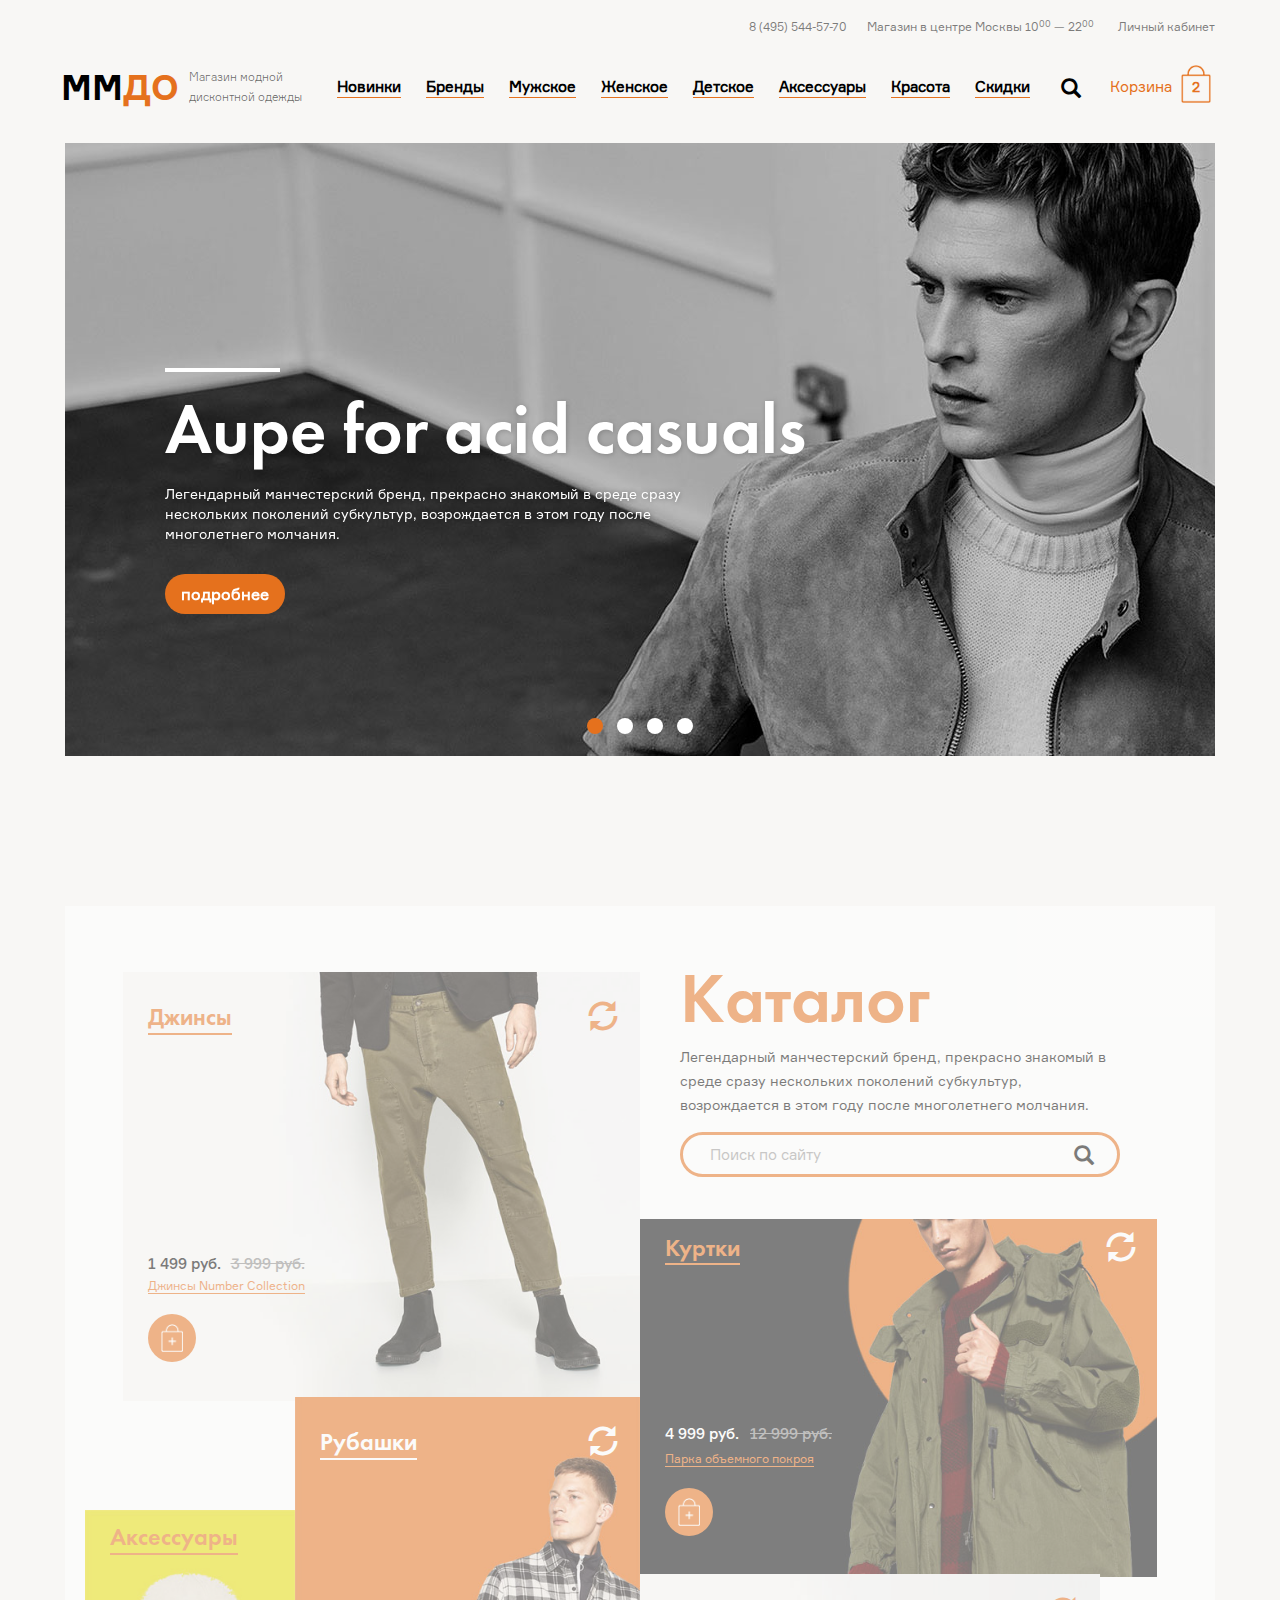
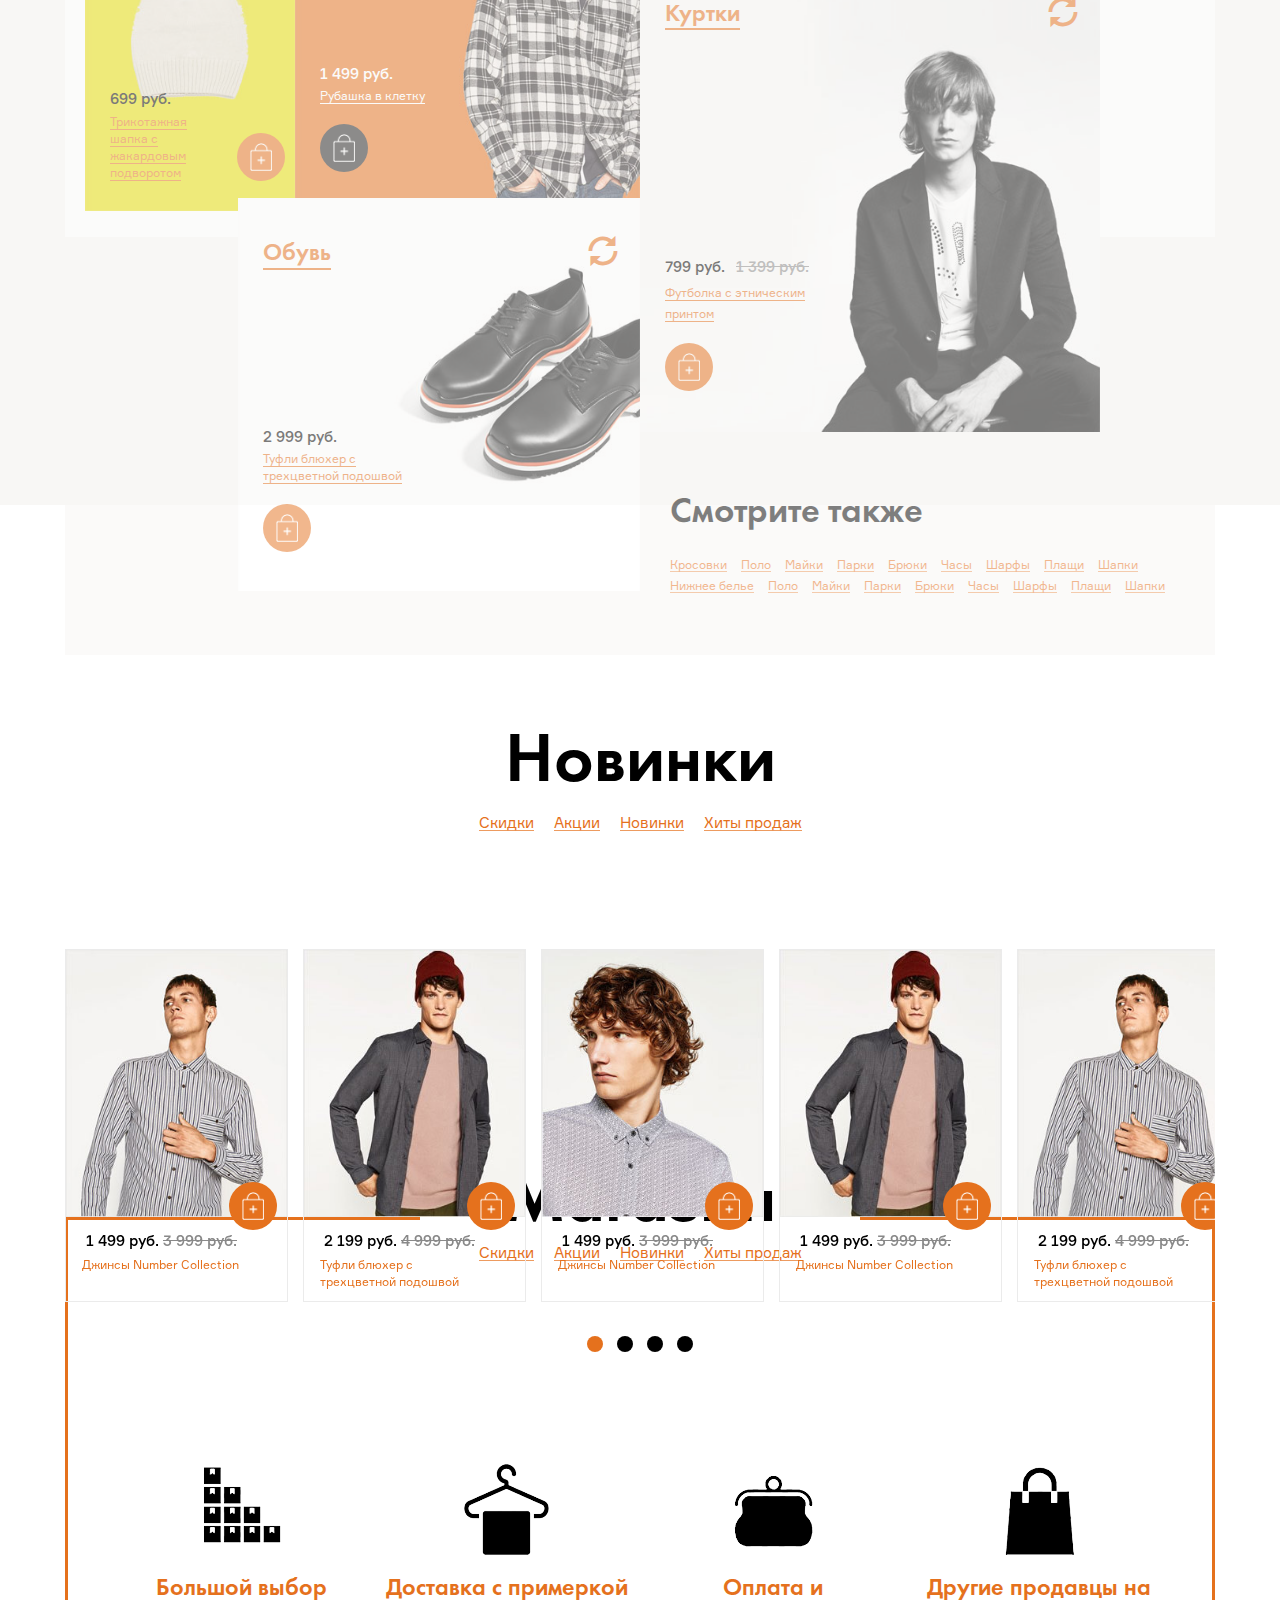
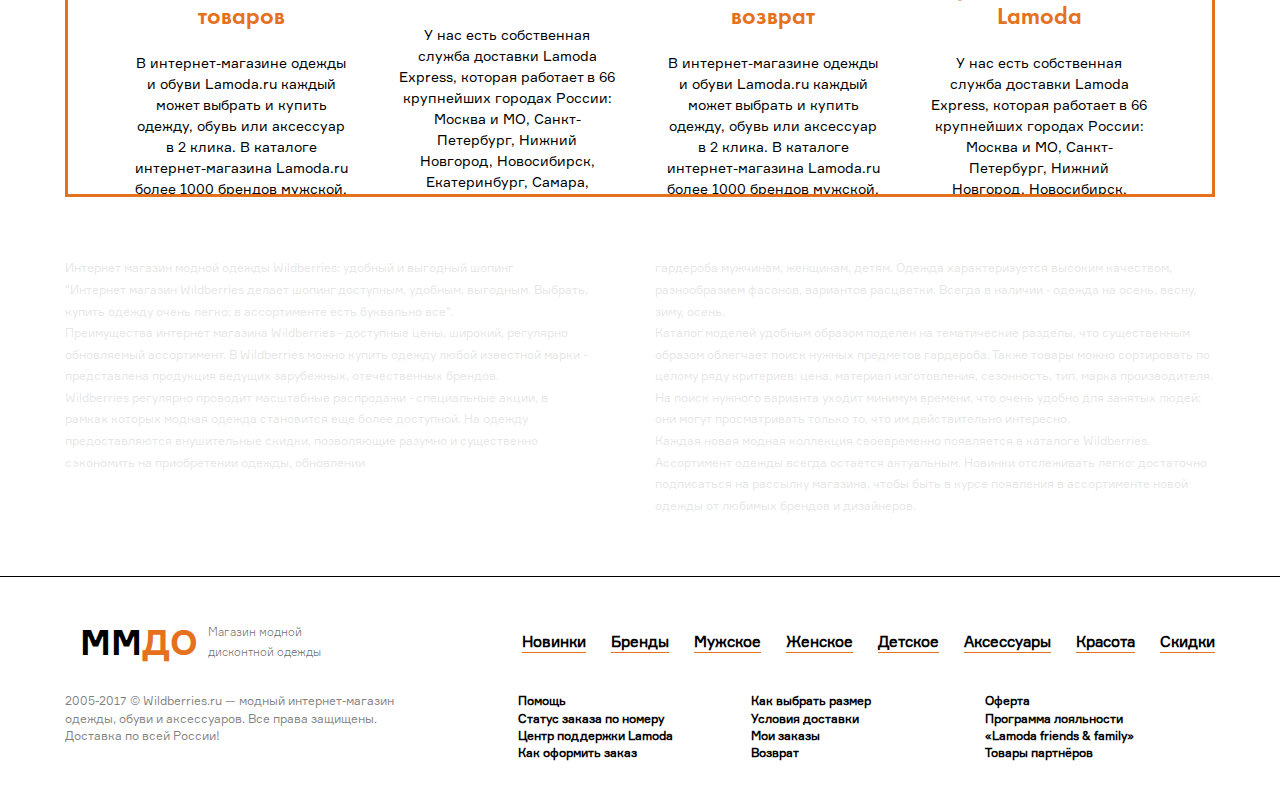
<file: www/index.html>
<!DOCTYPE html>
<html>
<head>
	<meta charset="utf-8">
    <meta http-equiv="X-UA-Compatible" content="IE=edge">
    <meta name="viewport" content="width=device-width, initial-scale=1">
	<title>MMDO</title>
	<link rel="stylesheet" type="text/css" href="css/bootstrap.min.css">
	<link rel="stylesheet" type="text/css" href="css/slick.css">
	<link rel="stylesheet" href="css/style.css" type="text/css" /><!-- 
	<link href="css/style.less" rel="stylesheet/less" type="text/css" />
	<script type="text/javascript" src="js/less.min.js"></script>-->
</head>
<body>

<header>
	<div class="container">
		<ul class="nav pull-right head-1">
			<li><span>8 (495) 544-57-70</span><span>Магазин в центре Москвы 10<sup>00</sup> — 22<sup>00</sup></span></li>
			<li><a href="#">Личный кабинет</a></li>
		</ul>
		<div class="clearfix"></div>
		<nav class="navbar navbar-default">
		  <div class="container">
		    <!-- Brand and toggle get grouped for better mobile display -->
		    <div class="navbar-header">
		      <button type="button" class="navbar-toggle collapsed" data-toggle="collapse" data-target="#bs-example-navbar-collapse-1" aria-expanded="false">
		        <span class="sr-only">Toggle navigation</span>
		        <span class="icon-bar"></span>
		        <span class="icon-bar"></span>
		        <span class="icon-bar"></span>
		      </button>
		      <a class="navbar-brand" href="#"><b>ММ<i>ДО</i></b> <span>Магазин модной <br>дисконтной одежды</span></a>
		    </div>

		    <!-- Collect the nav links, forms, and other content for toggling -->
		    <div class="collapse navbar-collapse" id="bs-example-navbar-collapse-1">
		      <ul class="nav navbar-nav links">
		        <li>
		        	<a href="#" class="dropdown-toggle" data-toggle="dropdown" aria-haspopup="true" aria-expanded="false">Новинки</a>
		        	<div class="dropdown-menu">
					   <a href="#"><span>Action</span></a>
					   <a href="#"><span>Another action</span></a>
					   <a href="#"><span>Something else here</span></a>
					   <a href="#"><span>Separatek</span></a>
					</div>
		        </li>
		        <li>
		        	<a href="#"  class="dropdown-toggle" data-toggle="dropdown" aria-haspopup="true" aria-expanded="false">Бренды</a>
		        	<div class="dropdown-menu">
					   <a href="#"><span>Action</span></a>
					   <a href="#"><span>Another action</span></a>
					   <a href="#"><span>Something else here</span></a>
					   <a href="#"><span>Separatek</span></a>
					</div>
		        </li>
		        <li>
		        	<a href="#"  class="dropdown-toggle" data-toggle="dropdown" aria-haspopup="true" aria-expanded="false">Мужское</a>
		        	<div class="dropdown-menu">
					   <a href="#"><span>Action</span></a>
					   <a href="#"><span>Another action</span></a>
					   <a href="#"><span>Something else here</span></a>
					   <a href="#"><span>Separatek</span></a>
					</div>
		        </li>
		        <li>
		        	<a href="#"  class="dropdown-toggle" data-toggle="dropdown" aria-haspopup="true" aria-expanded="false">Женское</a>
		        	<div class="dropdown-menu">
					   <a href="#"><span>Action</span></a>
					   <a href="#"><span>Another action</span></a>
					   <a href="#"><span>Something else here</span></a>
					   <a href="#"><span>Separatek</span></a>
					</div>
		        </li>
		        <li>
		        	<a href="#"  class="dropdown-toggle" data-toggle="dropdown" aria-haspopup="true" aria-expanded="false">Детское</a>
		        	<div class="dropdown-menu">
					   <a href="#"><span>Action</span></a>
					   <a href="#"><span>Another action</span></a>
					   <a href="#"><span>Something else here</span></a>
					   <a href="#"><span>Separatek</span></a>
					</div>
		        </li>
		        <li>
		        	<a href="#"  class="dropdown-toggle" data-toggle="dropdown" aria-haspopup="true" aria-expanded="false">Аксессуары</a>
		        	<div class="dropdown-menu">
					   <a href="#"><span>Action</span></a>
					   <a href="#"><span>Another action</span></a>
					   <a href="#"><span>Something else here</span></a>
					   <a href="#"><span>Separatek</span></a>
					</div>
		        </li>
		        <li>
		        	<a href="#"  class="dropdown-toggle" data-toggle="dropdown" aria-haspopup="true" aria-expanded="false">Красота</a>
		        	<div class="dropdown-menu">
					   <a href="#"><span>Action</span></a>
					   <a href="#"><span>Another action</span></a>
					   <a href="#"><span>Something else here</span></a>
					   <a href="#"><span>Separatek</span></a>
					</div>
		        </li>
		        <li>
		        	<a href="#">Скидки</a>
		        </li>
		      </ul>
		      <div class="nav navbar-nav navbar-right cart-href-wrap">
		        	<a href="#">Корзина <span><img src="img/cart-ico.png">2</span></a>
		      </div>
		      <form class="navbar-form navbar-left">
		        <button type="submit" class="head-search"><span class="glyphicon glyphicon-search"></span></button>
		        <div class="form-group">
		          <input type="text" class="form-control" placeholder="Поиск по сайту">
		        </div>
		      </form>
		    </div><!-- /.navbar-collapse -->
		  </div>
		</nav>
	</div>
</header>
<section class="i1">
	<div class="container">
		<div id="prime-slider">
			<div class="slide">
				<img src="img/slide-pic.jpg" alt="">
				<div class="text-box">
					<hr>
					<h2>Aupe for acid casuals </h2>
					<p>Легендарный манчестерский бренд, прекрасно знакомый в среде сразу нескольких поколений субкультур, возрождается в этом году после многолетнего молчания. </p>
					<a href="#">подробнее</a>
				</div>
			</div>
			<div class="slide">
				<img src="img/slide-pic-2.jpg" alt="">
				<div class="text-box">
					<hr>
					<h2>Bupe for acid casuals </h2>
					<p>Легендарный манчестерский бренд, прекрасно знакомый в среде сразу нескольких поколений субкультур, возрождается в этом году после многолетнего молчания. </p>
					<a href="#">подробнее</a>
				</div>
			</div>
			<div class="slide">
				<img src="img/slide-pic.jpg" alt="">
				<div class="text-box">
					<hr>
					<h2>Cupe for acid casuals </h2>
					<p>Легендарный манчестерский бренд, прекрасно знакомый в среде сразу нескольких поколений субкультур, возрождается в этом году после многолетнего молчания. </p>
					<a href="#">подробнее</a>
				</div>
			</div>
			<div class="slide">
				<img src="img/slide-pic-2.jpg" alt="">
				<div class="text-box">
					<hr>
					<h2>Dupe for acid casuals </h2>
					<p>Легендарный манчестерский бренд, прекрасно знакомый в среде сразу нескольких поколений субкультур, возрождается в этом году после многолетнего молчания. </p>
					<a href="#">подробнее</a>
				</div>
			</div>
		</div>
	</div>
</section>


<section class="i2">
	<div class="container">
		<div class="row i2-wrap" data-0="top:150px; opacity: 0.5;" data-500="top: 0; opacity: 1;">
			<div class="col-md-6 i2-right">
				<div class="left-top">
					<h2>Каталог</h2>
					<p>Легендарный манчестерский бренд, прекрасно знакомый в среде сразу нескольких поколений субкультур, возрождается в этом году после многолетнего молчания.</p>
					<form>
						<input type="text" class="form-control" placeholder="Поиск по сайту">
						<button type="submit" class="head-search"><span class="glyphicon glyphicon-search"></span></button>
					</form>
				</div>
				<div class="i2-item jackets dark-bg">
					<div class="i2-item-wrap">
						<h2>Куртки</h2>
						<div class="i2-item-bot">
							<span class="price new">4 999 руб.</span>
							<span class="price old">12 999 руб.</span>
							<br>
							<span class="prod-name"><a href="#">Парка объемного покроя</a></span>
							<br>
							<a href="#" class="cart-href"></a>
						</div>
						<a href="#" class="item-reload"><span class="glyphicon glyphicon-refresh"></span></a>
						<span class="img-wrap"><img src="img/i2-11.jpg" alt=""></span>
					</div>
					<div class="i2-item-wrap" data-usage="reload-temp">
						<h2>Куртки</h2>
						<div class="i2-item-bot">
							<span class="price new">4 999 руб.</span>
							<span class="price old">12 999 руб.</span>
							<br>
							<span class="prod-name"><a href="#">Парка объемного покроя</a></span>
							<br>
							<a href="#" class="cart-href"></a>
						</div>
						<a href="#" class="item-reload"><span class="glyphicon glyphicon-refresh"></span></a>
						<span class="img-wrap"><img src="img/i2-11.jpg" alt=""></span>
					</div>
				</div>

				<div class="i2-item t-shirts">
					<div class="i2-item-wrap">
						<h2>Куртки</h2>
						<div class="i2-item-bot">
							<span class="price new">799 руб.</span>
							<span class="price old">1 399 руб.</span>
							<br>
							<span class="prod-name"><a href="#">Футболка с этническим принтом</a></span>
							<br>
							<a href="#" class="cart-href"></a>
						</div>
						<a href="#" class="item-reload"><span class="glyphicon glyphicon-refresh"></span></a>
						<span class="img-wrap"><img src="img/i2-22.jpg" alt=""></span>
					</div>
					<div class="i2-item-wrap" data-usage="reload-temp">
						<h2>Куртки</h2>
						<div class="i2-item-bot">
							<span class="price new">799 руб.</span>
							<span class="price old">1 399 руб.</span>
							<br>
							<span class="prod-name"><a href="#">Футболка с этническим принтом</a></span>
							<br>
							<a href="#" class="cart-href"></a>
						</div>
						<a href="#" class="item-reload"><span class="glyphicon glyphicon-refresh"></span></a>
						<span class="img-wrap"><img src="img/i2-22.jpg" alt=""></span>
					</div>
				</div>
				
			</div>
			<div class="col-md-6 i2-left">
				<div class="i2-item jeans">
					<div class="i2-item-wrap">
						<h2>Джинсы</h2>
						<div class="i2-item-bot">
							<span class="price new">1 499 руб.</span>
							<span class="price old">3 999 руб.</span>
							<br>
							<span class="prod-name"><a href="#">Джинсы Number Collection</a></span>
							<br>
							<a href="#" class="cart-href"></a>
						</div>
						<a href="#" class="item-reload"><span class="glyphicon glyphicon-refresh"></span></a>
						<span class="img-wrap"><img src="img/i2-33.jpg" alt=""></span>
					</div>
					<div class="i2-item-wrap" data-usage="reload-temp">
						<h2>Джинсы</h2>
						<div class="i2-item-bot">
							<span class="price new">1 499 руб.</span>
							<span class="price old">3 999 руб.</span>
							<br>
							<span class="prod-name"><a href="#">Джинсы Number Collection</a></span>
							<br>
							<a href="#" class="cart-href"></a>
						</div>
						<a href="#" class="item-reload"><span class="glyphicon glyphicon-refresh"></span></a>
						<span class="img-wrap"><img src="img/i2-33.jpg" alt=""></span>
					</div>
				</div>
				<div class="i2-item accessories hidden-xs">
					<div class="i2-item-wrap">
						<h2>Аксессуары</h2>
						<div class="i2-item-bot">
							<span class="price new">699 руб.</span>
							<span class="price old"></span>
							<br>
							<span class="prod-name"><a href="#">Трикотажная шапка с жакардовым подворотом</a></span>
							<br>
							<a href="#" class="cart-href"></a>
						</div>
						<span class="img-wrap"><img src="img/i2-55.jpg" alt=""></span>
					</div>
				</div>
				<div class="i2-item shirts text-white">
					<div class="i2-item-wrap">
						<h2>Рубашки</h2>
						<div class="i2-item-bot">
							<span class="price new">1 499 руб.</span>
							<span class="price old"></span>
							<br>
							<span class="prod-name"><a href="#">Рубашка в клетку</a></span>
							<br>
							<a href="#" class="cart-href"></a>
						</div>
						<a href="#" class="item-reload"><span class="glyphicon glyphicon-refresh"></span></a>
						<span class="img-wrap"><img src="img/i2-44.jpg" alt=""></span>
					</div>
					<div class="i2-item-wrap" data-usage="reload-temp">
						<h2>Рубашки</h2>
						<div class="i2-item-bot">
							<span class="price new">1 499 руб.</span>
							<span class="price old"></span>
							<br>
							<span class="prod-name"><a href="#">Рубашка в клетку</a></span>
							<br>
							<a href="#" class="cart-href"></a>
						</div>
						<a href="#" class="item-reload"><span class="glyphicon glyphicon-refresh"></span></a>
						<span class="img-wrap"><img src="img/i2-44.jpg" alt=""></span>
					</div>
				</div>
				<div class="i2-item shoes">
					<div class="i2-item-wrap">
						<h2>Обувь</h2>
						<div class="i2-item-bot">
							<span class="price new">2 999 руб.</span>
							<span class="price old"></span>
							<br>
							<span class="prod-name"><a href="#">Туфли блюхер с трехцветной подошвой</a></span>
							<br>
							<a href="#" class="cart-href"></a>
						</div>
						<a href="#" class="item-reload"><span class="glyphicon glyphicon-refresh"></span></a>
						<span class="img-wrap"><img src="img/i2-66.jpg" alt=""></span>
					</div>
					<div class="i2-item-wrap" data-usage="reload-temp">
						<h2>Обувь</h2>
						<div class="i2-item-bot">
							<span class="price new">2 999 руб.</span>
							<span class="price old"></span>
							<br>
							<span class="prod-name"><a href="#">Туфли блюхер с трехцветной подошвой</a></span>
							<br>
							<a href="#" class="cart-href"></a>
						</div>
						<a href="#" class="item-reload"><span class="glyphicon glyphicon-refresh"></span></a>
						<span class="img-wrap"><img src="img/i2-66.jpg" alt=""></span>
					</div>
				</div>
			</div>
			
			<div class="tags-wrap">
				<h2>Смотрите также</h2>
				<ul class="tags">
					<li><a href="#">Кросовки</a></li>
					<li><a href="#">Поло</a></li>
					<li><a href="#">Майки</a></li>
					<li><a href="#">Парки</a></li>
					<li><a href="#">Брюки</a></li>
					<li><a href="#">Часы</a></li>
					<li><a href="#">Шарфы</a></li>
					<li><a href="#">Плащи</a></li>
					<li><a href="#">Шапки</a></li>
					<li><a href="#">Нижнее белье</a></li>
					<li><a href="#">Поло</a></li>
					<li><a href="#">Майки</a></li>
					<li><a href="#">Парки</a></li>
					<li><a href="#">Брюки</a></li>
					<li><a href="#">Часы</a></li>
					<li><a href="#">Шарфы</a></li>
					<li><a href="#">Плащи</a></li>
					<li><a href="#">Шапки</a></li>
				</ul>
			</div>
		</div>
	</div>
</section>


<section class="i3">
	<div class="container">
		<h2 data--100-bottom-top="top:150px;" data--500-bottom-top="top: 0;">Новинки</h2>
		<ul class="tags" data--100-bottom-top="top:150px;" data--400-bottom-top="top: 0;">
			<li><a href="#">Скидки</a></li>
			<li><a href="#">Акции</a></li>
			<li><a href="#">Новинки</a></li>
			<li><a href="#">Хиты продаж</a></li>
		</ul>
		<div id="i3-slider" data--90-bottom-top="top:230px;" data--500-bottom-top="top: 0;">
			<div class="item">
				<div class="img-wrap">
					<a href="#"><img src="img/i3-1.jpg"></a>
					<a href="#" class="cart-href"></a>
				</div>
				<div class="text-wrap">
					<span class="new price">1 499 руб.</span>
					<span class="old price">3 999 руб.</span>
					<p>Джинсы Number Collection</p>
				</div>
			</div>
			<div class="item">
				<div class="img-wrap">
					<a href="#"><img src="img/i3-2.jpg"></a>
					<a href="#" class="cart-href"></a>
				</div>
				<div class="text-wrap">
					<span class="new price">2 199 руб.</span>
					<span class="old price">4 999 руб.</span>
					<p>Туфли блюхер с трехцветной подошвой</p>
				</div>
			</div>
			<div class="item">
				<div class="img-wrap">
					<a href="#"><img src="img/i3-3.jpg"></a>
					<a href="#" class="cart-href"></a>
				</div>
				<div class="text-wrap">
					<span class="new price">1 499 руб.</span>
					<span class="old price">3 999 руб.</span>
					<p>Джинсы Number Collection</p>
				</div>
			</div>
			<div class="item">
				<div class="img-wrap">
					<a href="#"><img src="img/i3-2.jpg"></a>
					<a href="#" class="cart-href"></a>
				</div>
				<div class="text-wrap">
					<span class="new price">1 499 руб.</span>
					<span class="old price">3 999 руб.</span>
					<p>Джинсы Number Collection</p>
				</div>
			</div>
			<div class="item">
				<div class="img-wrap">
					<a href="#"><img src="img/i3-1.jpg"></a>
					<a href="#" class="cart-href"></a>
				</div>
				<div class="text-wrap">
					<span class="new price">2 199 руб.</span>
					<span class="old price">4 999 руб.</span>
					<p>Туфли блюхер с трехцветной подошвой</p>
				</div>
			</div>
			<div class="item">
				<div class="img-wrap">
					<a href="#"><img src="img/i3-1.jpg"></a>
					<a href="#" class="cart-href"></a>
				</div>
				<div class="text-wrap">
					<span class="new price">1 499 руб.</span>
					<span class="old price">3 999 руб.</span>
					<p>Джинсы Number Collection</p>
				</div>
			</div>
			<div class="item">
				<div class="img-wrap">
					<a href="#"><img src="img/i3-2.jpg"></a>
					<a href="#" class="cart-href"></a>
				</div>
				<div class="text-wrap">
					<span class="new price">2 199 руб.</span>
					<span class="old price">4 999 руб.</span>
					<p>Туфли блюхер с трехцветной подошвой</p>
				</div>
			</div>
			<div class="item">
				<div class="img-wrap">
					<a href="#"><img src="img/i3-3.jpg"></a>
					<a href="#" class="cart-href"></a>
				</div>
				<div class="text-wrap">
					<span class="new price">1 499 руб.</span>
					<span class="old price">3 999 руб.</span>
					<p>Джинсы Number Collection</p>
				</div>
			</div>
		</div>               
	</div>
</section>


<section class="i4">
	<div class="container">
		<div class="i4-outline">
			<h2>Магазин</h2>
			<ul class="tags">
				<li><a href="#">Скидки</a></li>
				<li><a href="#">Акции</a></li>
				<li><a href="#">Новинки</a></li>
				<li><a href="#">Хиты продаж</a></li>
			</ul>
			<div class="i4-wrap">
				<div class="i4-item col-md-3 col-sm-6" data--100-bottom-top="top:150px;" data--500-bottom-top="top: 0;">
					<img src="img/i4-1.png" alt="">
					<p class="head">Большой выбор товаров</p>
					<p>В интернет-магазине одежды и обуви Lamoda.ru каждый может выбрать и купить одежду, обувь или аксессуар в 2 клика. В каталоге интернет-магазина Lamoda.ru более 1000 брендов мужской, женской и детской обуви и одежды разных ценовых категорий, всего более 2&nbsp;000&nbsp;000 товаров.</p>
				</div>
				<div class="i4-item col-md-3 col-sm-6" data--175-bottom-top="top:150px;" data--500-bottom-top="top: 0;">
					<img src="img/i4-2.png" alt="">
					<p class="head">Доставка с примеркой</p>
					<p>У нас есть собственная служба доставки Lamoda Express, которая работает в 66 крупнейших городах России: Москва и МО, Санкт-Петербург, Нижний Новгород, Новосибирск, Екатеринбург, Самара, Тольятти, Тюмень, Челябинск и другие. Срок доставки — 1-2 дня. Бесплатная доставка по всей России!</p>
				</div>
				<div class="i4-item col-md-3 col-sm-6" data--250-bottom-top="top:150px;" data--500-bottom-top="top: 0;">
					<img src="img/i4-3.png" alt="">
					<p class="head">Оплата и <br>возврат</p>
					<p>В интернет-магазине одежды и обуви Lamoda.ru каждый может выбрать и купить одежду, обувь или аксессуар в 2 клика. В каталоге интернет-магазина Lamoda.ru более 1000 брендов мужской, женской и детской обуви и одежды разных ценовых категорий, всего более 2&nbsp;000&nbsp;000 товаров.</p>
				</div>
				<div class="i4-item col-md-3 col-sm-6" data--325-bottom-top="top:150px;" data--500-bottom-top="top: 0;">
					<img src="img/i4-4.png" alt="">
					<p class="head">Другие продавцы на Lamoda</p>
					<p>У нас есть собственная служба доставки Lamoda Express, которая работает в 66 крупнейших городах России: Москва и МО, Санкт-Петербург, Нижний Новгород, Новосибирск, Екатеринбург, Самара, Тольятти, Тюмень, Челябинск и другие. Срок доставки — 1-2 дня. Бесплатная доставка по всей России!</p>
				</div>
			</div>
		</div>
	</div>
</section>


<section class="i5" data--125-bottom-top="opacity: 0.2;" data--300-bottom-top="opacity: 1;">
	<div class="container">
		<div class="row">
			<div class="col-md-6">Интернет магазин модной одежды Wildberries: удобный и выгодный шопинг <br>"Интернет магазин Wildberries делает шопинг доступным, удобным, выгодным. Выбрать, купить одежду очень легко: в ассортименте есть буквально все". <br>Преимущества интернет магазина Wildberries - доступные цены, широкий, регулярно обновляемый ассортимент. В Wildberries можно купить одежду любой известной марки - представлена продукция ведущих зарубежных, отечественных брендов. <br>Wildberries регулярно проводит масштабные распродажи - специальные акции, в рамках которых модная одежда становится еще более доступной. На одежду предоставляются внушительные скидки, позволяющие разумно и существенно сэкономить на приобретении одежды, обновлении</div>
			<div class="col-md-6">гардероба мужчинам, женщинам, детям. Одежда характеризуется высоким качеством, разнообразием фасонов, вариантов расцветки. Всегда в наличии - одежда на осень, весну, зиму, осень. <br>Каталог моделей удобным образом поделен на тематические разделы, что существенным образом облегчает поиск нужных предметов гардероба. Также товары можно сортировать по целому ряду критериев: цена, материал изготовления, сезонность, тип, марка производителя. На поиск нужного варианта уходит минимум времени, что очень удобно для занятых людей: они могут просматривать только то, что им действительно интересно. <br>Каждая новая модная коллекция своевременно появляется в каталоге Wildberries. Ассортимент одежды всегда остается актуальным. Новинки отслеживать легко: достаточно подписаться на рассылку магазина, чтобы быть в курсе появления в ассортименте новой одежды от любимых брендов и дизайнеров.</div>
		</div>
	</div>
</section>


<footer>
	<div class="container">
		<div class="foot-top">
			<button type="button" class="navbar-toggle collapsed" data-toggle="collapse" data-target="#bs-example-navbar-collapse-2" aria-expanded="false">
	    	    <span class="sr-only">Toggle navigation</span>
		        <span class="icon-bar"></span>
		        <span class="icon-bar"></span>
		        <span class="icon-bar"></span>
		    </button>
			<a class="navbar-brand" href="#"><b>ММ<i>ДО</i></b> <span>Магазин модной <br>дисконтной одежды</span></a>
			<div class="clearfix visible-xs"></div>
			<ul class="nav navbar-nav links collapse navbar-collapse" id="bs-example-navbar-collapse-2">
				<li><a href="#">Новинки</a></li>
				<li><a href="#">Бренды</a></li>
				<li><a href="#">Мужское</a></li>
				<li><a href="#">Женское</a></li>
				<li><a href="#">Детское</a></li>
				<li><a href="#">Аксессуары</a></li>
				<li><a href="#">Красота</a></li>
				<li><a href="#">Скидки</a></li>
			</ul>
		</div>
		<div class="clearfix"></div>
		<div class="foot-bot">
			<div>
				<ul class="col-sm-4">
					<li><a href="#">Помощь</a></li>
					<li><a href="#">Статус заказа по номеру</a></li>
					<li><a href="#">Центр поддержки Lamoda</a></li>
					<li><a href="#">Как оформить заказ</a></li>
				</ul>
				<ul class="col-sm-4">
					<li><a href="#">Как выбрать размер</a></li>
					<li><a href="#">Условия доставки</a></li>
					<li><a href="#">Мои заказы</a></li>
					<li><a href="#">Возврат</a></li>
				</ul>
				<ul class="col-sm-4">
					<li><a href="#">Оферта</a></li>
					<li><a href="#">Программа лояльности</a></li>
					<li><a href="#">«Lamoda friends & family»</a></li>
					<li><a href="#">Товары партнёров</a></li>
				</ul>
			</div>
			<p>2005-2017 © Wildberries.ru — модный интернет-магазин одежды, обуви и аксессуаров. Все права защищены. Доставка по всей России!</p>
		</div>
	</div>
</footer>

<script src="https://ajax.googleapis.com/ajax/libs/jquery/1.12.4/jquery.min.js"></script>
<script src="js/bootstrap.min.js"></script>
<script src="js/slick.min.js"></script>
<script src="js/grids.js"></script>
<script src="js/skrollr.min.js"></script>
<script type="text/javascript" src="js/scripts.js"></script>

<script type="text/javascript">
$(document).ready(function(){
	$("#prime-slider").slick({
		dots: true,
		infinite: true,
		speed: 500,
		fade: true,
		arrows:false
	});
	$("#i3-slider").slick({
		slidesToShow: 5,
		slidesToScroll: 2,
		variableWidth: true,
		dots: true,
		infinite: true,
		speed: 500,
		arrows:false,
		autoplay: true,
  		autoplaySpeed: 3000,
  		responsive: [
  		{
  			breakpoint: 1200,
  			settings:{ 
  				slidesToShow: 4
  			}
  		},
  		{
  			breakpoint: 768,
  			settings:{ 
  				slidesToScroll: 1,
  				slidesToShow: 2,
  				dots: false
  			}
  		}
  		]
	});
    $('.slick-slide img').not(".slick-active img, .slick-active .text-box").addClass('animatedScale');
    $('#prime-slider').on('afterChange', function(event, slick, currentSlide, nextSlide){
        $('.slick-slide img, .slick-slide .text-box').not(".slick-active img, .slick-active .text-box").addClass('animatedScale');
    });
    $('#prime-slider').on('beforeChange', function(event, slick, currentSlide, nextSlide){
    	$(".slick-slide img, .slick-slide .text-box").removeClass('animatedScale');
        $('.slick-active img, .slick-active .text-box').addClass('animatedScale');
    });
    var s = skrollr.init();



    $('.item .text-wrap p').responsiveEqualHeightGrid();
});
	
</script>
</body>
</html>
</file>
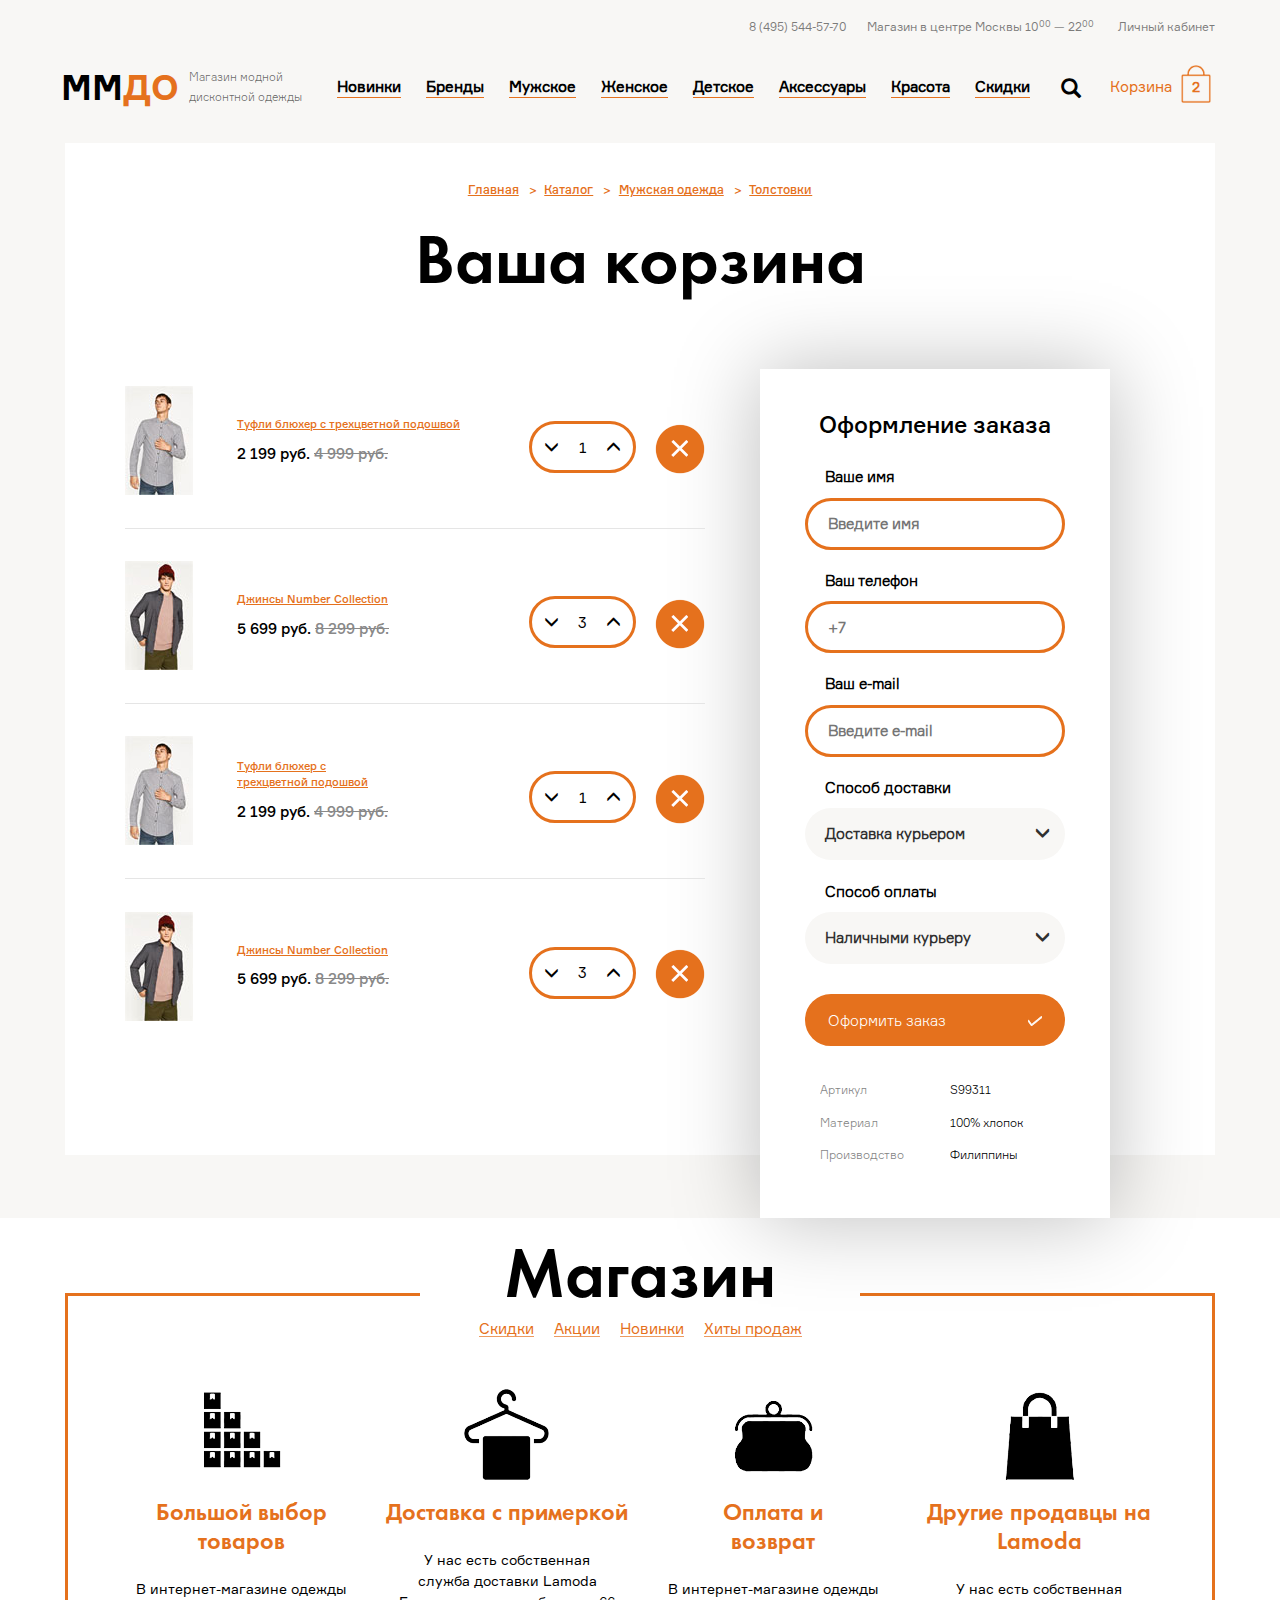
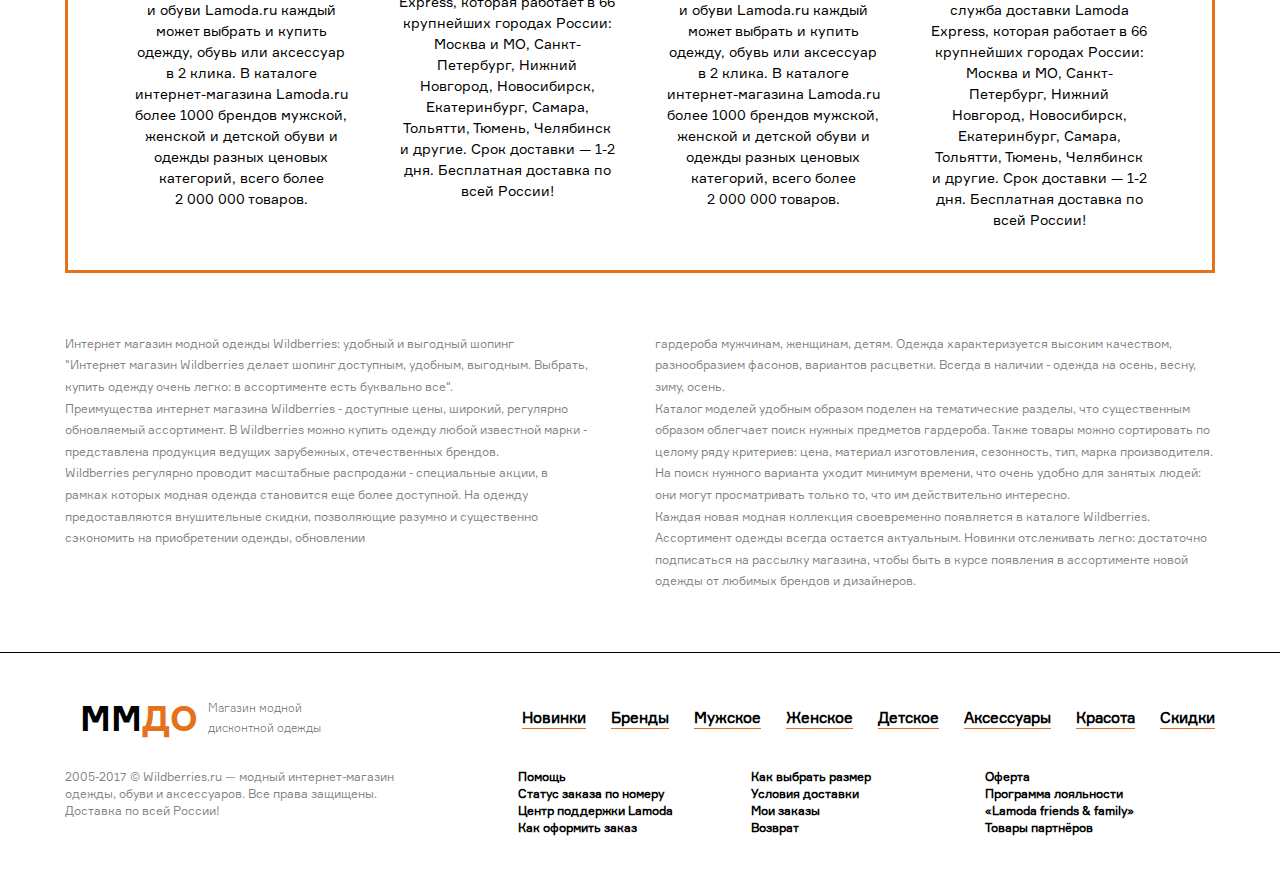
<file: www/basket.html>
<!DOCTYPE html>
<html>
<head>
	<meta charset="utf-8">
	<title>MMDO</title>
	<link rel="stylesheet" type="text/css" href="css/bootstrap.min.css">
	<link rel="stylesheet" type="text/css" href="css/selectize.css">
	<link rel="stylesheet" href="css/style.css" type="text/css" />
<!-- 	<link href="css/style.less" rel="stylesheet/less" type="text/css" />
	<script type="text/javascript" src="js/less.min.js"></script> -->
</head>
<body>

<header>
	<div class="container">
		<ul class="nav pull-right head-1">
			<li><span>8 (495) 544-57-70</span><span>Магазин в центре Москвы 10<sup>00</sup> — 22<sup>00</sup></span></li>
			<li><a href="#">Личный кабинет</a></li>
		</ul>
		<div class="clearfix"></div>
		<nav class="navbar navbar-default">
		  <div class="container">
		    <!-- Brand and toggle get grouped for better mobile display -->
		    <div class="navbar-header">
		      <button type="button" class="navbar-toggle collapsed" data-toggle="collapse" data-target="#bs-example-navbar-collapse-1" aria-expanded="false">
		        <span class="sr-only">Toggle navigation</span>
		        <span class="icon-bar"></span>
		        <span class="icon-bar"></span>
		        <span class="icon-bar"></span>
		      </button>
		      <a class="navbar-brand" href="#"><b>ММ<i>ДО</i></b> <span>Магазин модной <br>дисконтной одежды</span></a>
		    </div>

		    <!-- Collect the nav links, forms, and other content for toggling -->
		    <div class="collapse navbar-collapse" id="bs-example-navbar-collapse-1">
		      <ul class="nav navbar-nav links">
		        <li>
		        	<a href="#" class="dropdown-toggle" data-toggle="dropdown" aria-haspopup="true" aria-expanded="false">Новинки</a>
		        	<div class="dropdown-menu">
					   <a href="#"><span>Action</span></a>
					   <a href="#"><span>Another action</span></a>
					   <a href="#"><span>Something else here</span></a>
					   <a href="#"><span>Separatek</span></a>
					</div>
		        </li>
		        <li>
		        	<a href="#"  class="dropdown-toggle" data-toggle="dropdown" aria-haspopup="true" aria-expanded="false">Бренды</a>
		        	<div class="dropdown-menu">
					   <a href="#"><span>Action</span></a>
					   <a href="#"><span>Another action</span></a>
					   <a href="#"><span>Something else here</span></a>
					   <a href="#"><span>Separatek</span></a>
					</div>
		        </li>
		        <li>
		        	<a href="#"  class="dropdown-toggle" data-toggle="dropdown" aria-haspopup="true" aria-expanded="false">Мужское</a>
		        	<div class="dropdown-menu">
					   <a href="#"><span>Action</span></a>
					   <a href="#"><span>Another action</span></a>
					   <a href="#"><span>Something else here</span></a>
					   <a href="#"><span>Separatek</span></a>
					</div>
		        </li>
		        <li>
		        	<a href="#"  class="dropdown-toggle" data-toggle="dropdown" aria-haspopup="true" aria-expanded="false">Женское</a>
		        	<div class="dropdown-menu">
					   <a href="#"><span>Action</span></a>
					   <a href="#"><span>Another action</span></a>
					   <a href="#"><span>Something else here</span></a>
					   <a href="#"><span>Separatek</span></a>
					</div>
		        </li>
		        <li>
		        	<a href="#"  class="dropdown-toggle" data-toggle="dropdown" aria-haspopup="true" aria-expanded="false">Детское</a>
		        	<div class="dropdown-menu">
					   <a href="#"><span>Action</span></a>
					   <a href="#"><span>Another action</span></a>
					   <a href="#"><span>Something else here</span></a>
					   <a href="#"><span>Separatek</span></a>
					</div>
		        </li>
		        <li>
		        	<a href="#"  class="dropdown-toggle" data-toggle="dropdown" aria-haspopup="true" aria-expanded="false">Аксессуары</a>
		        	<div class="dropdown-menu">
					   <a href="#"><span>Action</span></a>
					   <a href="#"><span>Another action</span></a>
					   <a href="#"><span>Something else here</span></a>
					   <a href="#"><span>Separatek</span></a>
					</div>
		        </li>
		        <li>
		        	<a href="#"  class="dropdown-toggle" data-toggle="dropdown" aria-haspopup="true" aria-expanded="false">Красота</a>
		        	<div class="dropdown-menu">
					   <a href="#"><span>Action</span></a>
					   <a href="#"><span>Another action</span></a>
					   <a href="#"><span>Something else here</span></a>
					   <a href="#"><span>Separatek</span></a>
					</div>
		        </li>
		        <li>
		        	<a href="#">Скидки</a>
		        </li>
		      </ul>
		      <div class="nav navbar-nav navbar-right cart-href-wrap">
		        	<a href="#">Корзина <span><img src="img/cart-ico.png">2</span></a>
		      </div>
		      <form class="navbar-form navbar-left">
		        <button type="submit" class="head-search"><span class="glyphicon glyphicon-search"></span></button>
		        <div class="form-group">
		          <input type="text" class="form-control" placeholder="Поиск по сайту">
		        </div>
		      </form>
		    </div><!-- /.navbar-collapse -->
		  </div>
		</nav>
	</div>
</header>


<section class="basket">
	<div class="container">
		<div class="page-wrapper">
			<ol class="breadcrumb text-center">
				<li><a href="#">Главная</a></li>
				<li><a href="#">Каталог</a></li>
				<li><a href="#">Мужская одежда</a></li>
				<li class="active"><a href="#">Толстовки</a></li>
			</ol>
			<div class="cat-top">
				<h2>Ваша корзина</h2>
			</div>
				<div class="basket-items">
					<div class="basket-item">
						<div class="item-wrap">
							<img src="img/basket-pic-1.jpg" alt="" class="item-img">
							<div class="item-right">
								<div class="quant">
									<span class="glyphicon glyphicon-menu-down count-minus"></span>
									<input type="text" name="" value="1" readonly="readonly">
									<span class="glyphicon glyphicon-menu-up count-plus"></span>
								</div>
								<button class="del"><img src="img/cart-del.png" alt=""></button>
							</div>
							<div class="text-wrap">
								<a href="#">Туфли блюхер с трехцветной подошвой</a>
								<span class="new price">2 199 руб.</span>
								<span class="old price">4 999 руб.</span>
							</div>
						</div>
					</div>
					<div class="basket-item">
						<div class="item-wrap">
							<img src="img/basket-pic-2.jpg" alt="" class="item-img">
							<div class="item-right">
								<div class="quant">
									<span class="glyphicon glyphicon-menu-down count-minus"></span>
									<input type="text" name="" value="3" readonly="readonly">
									<span class="glyphicon glyphicon-menu-up count-plus"></span>
								</div>
								<button class="del"><img src="img/cart-del.png" alt=""></button>
							</div>
							<div class="text-wrap">
								<a href="#">Джинсы Number Collection</a>
								<span class="new price">5 699 руб.</span>
								<span class="old price">8 299 руб.</span>
							</div>
						</div>
					</div>
					<div class="basket-item">
						<div class="item-wrap">
							<img src="img/basket-pic-1.jpg" alt="" class="item-img">
							<div class="item-right">
								<div class="quant">
									<span class="glyphicon glyphicon-menu-down count-minus"></span>
									<input type="text" name="" value="1" readonly="readonly">
									<span class="glyphicon glyphicon-menu-up count-plus"></span>
								</div>
								<button class="del"><img src="img/cart-del.png" alt=""></button>
							</div>
							<div class="text-wrap">
								<a href="#">Туфли блюхер с <br>трехцветной подошвой</a>
								<span class="new price">2 199 руб.</span>
								<span class="old price">4 999 руб.</span>
							</div>
						</div>
					</div>
					<div class="basket-item">
						<div class="item-wrap">
							<img src="img/basket-pic-2.jpg" alt="" class="item-img">
							<div class="item-right">
								<div class="quant">
									<span class="glyphicon glyphicon-menu-down count-minus"></span>
									<input type="text" name="" value="3" readonly="readonly">
									<span class="glyphicon glyphicon-menu-up count-plus"></span>
								</div>
								<button class="del"><img src="img/cart-del.png" alt=""></button>
							</div>
							<div class="text-wrap">
								<a href="#">Джинсы Number Collection</a>
								<span class="new price">5 699 руб.</span>
								<span class="old price">8 299 руб.</span>
							</div>
						</div>
					</div>
				</div>
				<form class="basket-right">
			            	<p class="head">Оформление заказа</p>
			            	<label>
			            		<span class="label-head">Ваше имя</span>
			            		<input type="text" name="" placeholder="Введите имя">
			            	</label>
			            	<label>
			            		<span class="label-head">Ваш телефон</span>
			            		<input type="text" name="" placeholder="+7 ">
			            	</label>
			            	<label>
			            		<span class="label-head">Ваш e-mail</span>
			            		<input type="mail" name="" placeholder="Введите e-mail">
			            	</label>
					<div class="control-group select-ship">
			            		<span class="label-head">Способ доставки</span>
						<select id="select-ship" class="demo-default" placeholder="">
							<option value="350">Доставка курьером</option>
							<option value="400">Доставка курьером</option>
							<option value="450">Доставка курьером</option>
						</select>
					</div>
					<div class="control-group select-payment">
			            		<span class="label-head">Способ оплаты</span>	
						<select id="select-payment" class="demo-default" placeholder="">
							<option value="3">Наличными курьеру</option>
							<option value="2">Наличными курьеру</option>
							<option value="1">Наличными курьеру</option>
						</select>
					</div>
			            	<button class="basket-submit">Оформить заказ</button>
			            	<ul class="prod-spec">
						<li>
							<span class="spec-left col-xs-6">Артикул</span>
							<span class="spec-right col-xs-6">S99311</span>
						</li>
						<li>
							<span class="spec-left col-xs-6">Материал</span>
							<span class="spec-right col-xs-6">100% хлопок</span>
						</li>
						<li>
							<span class="spec-left col-xs-6">Производство</span>
							<span class="spec-right col-xs-6">Филиппины</span>
						</li>
					</ul>
			    </form> 
			</div>
		</div>
	</div>
</section>

<section class="i4">
	<div class="container">
		<div class="i4-outline">
			<h2>Магазин</h2>
			<ul class="tags">
				<li><a href="#">Скидки</a></li>
				<li><a href="#">Акции</a></li>
				<li><a href="#">Новинки</a></li>
				<li><a href="#">Хиты продаж</a></li>
			</ul>
			<div class="i4-wrap">
				<div class="i4-item col-md-3 col-sm-6">
					<img src="img/i4-1.png" alt="">
					<p class="head">Большой выбор товаров</p>
					<p>В интернет-магазине одежды и обуви Lamoda.ru каждый может выбрать и купить одежду, обувь или аксессуар в 2 клика. В каталоге интернет-магазина Lamoda.ru более 1000 брендов мужской, женской и детской обуви и одежды разных ценовых категорий, всего более 2&nbsp;000&nbsp;000 товаров.</p>
				</div>
				<div class="i4-item col-md-3 col-sm-6">
					<img src="img/i4-2.png" alt="">
					<p class="head">Доставка с примеркой</p>
					<p>У нас есть собственная служба доставки Lamoda Express, которая работает в 66 крупнейших городах России: Москва и МО, Санкт-Петербург, Нижний Новгород, Новосибирск, Екатеринбург, Самара, Тольятти, Тюмень, Челябинск и другие. Срок доставки — 1-2 дня. Бесплатная доставка по всей России!</p>
				</div>
				<div class="i4-item col-md-3 col-sm-6">
					<img src="img/i4-3.png" alt="">
					<p class="head">Оплата и <br>возврат</p>
					<p>В интернет-магазине одежды и обуви Lamoda.ru каждый может выбрать и купить одежду, обувь или аксессуар в 2 клика. В каталоге интернет-магазина Lamoda.ru более 1000 брендов мужской, женской и детской обуви и одежды разных ценовых категорий, всего более 2&nbsp;000&nbsp;000 товаров.</p>
				</div>
				<div class="i4-item col-md-3 col-sm-6">
					<img src="img/i4-4.png" alt="">
					<p class="head">Другие продавцы на Lamoda</p>
					<p>У нас есть собственная служба доставки Lamoda Express, которая работает в 66 крупнейших городах России: Москва и МО, Санкт-Петербург, Нижний Новгород, Новосибирск, Екатеринбург, Самара, Тольятти, Тюмень, Челябинск и другие. Срок доставки — 1-2 дня. Бесплатная доставка по всей России!</p>
				</div>
			</div>
		</div>
	</div>
</section>

<section class="i5">
	<div class="container">
		<div class="row">
			<div class="col-md-6">Интернет магазин модной одежды Wildberries: удобный и выгодный шопинг <br>"Интернет магазин Wildberries делает шопинг доступным, удобным, выгодным. Выбрать, купить одежду очень легко: в ассортименте есть буквально все". <br>Преимущества интернет магазина Wildberries - доступные цены, широкий, регулярно обновляемый ассортимент. В Wildberries можно купить одежду любой известной марки - представлена продукция ведущих зарубежных, отечественных брендов. <br>Wildberries регулярно проводит масштабные распродажи - специальные акции, в рамках которых модная одежда становится еще более доступной. На одежду предоставляются внушительные скидки, позволяющие разумно и существенно сэкономить на приобретении одежды, обновлении</div>
			<div class="col-md-6">гардероба мужчинам, женщинам, детям. Одежда характеризуется высоким качеством, разнообразием фасонов, вариантов расцветки. Всегда в наличии - одежда на осень, весну, зиму, осень. <br>Каталог моделей удобным образом поделен на тематические разделы, что существенным образом облегчает поиск нужных предметов гардероба. Также товары можно сортировать по целому ряду критериев: цена, материал изготовления, сезонность, тип, марка производителя. На поиск нужного варианта уходит минимум времени, что очень удобно для занятых людей: они могут просматривать только то, что им действительно интересно. <br>Каждая новая модная коллекция своевременно появляется в каталоге Wildberries. Ассортимент одежды всегда остается актуальным. Новинки отслеживать легко: достаточно подписаться на рассылку магазина, чтобы быть в курсе появления в ассортименте новой одежды от любимых брендов и дизайнеров.</div>
		</div>
	</div>
</section>


<footer>
	<div class="container">
		<div class="foot-top">
			<button type="button" class="navbar-toggle collapsed" data-toggle="collapse" data-target="#bs-example-navbar-collapse-2" aria-expanded="false">
	    	    <span class="sr-only">Toggle navigation</span>
		        <span class="icon-bar"></span>
		        <span class="icon-bar"></span>
		        <span class="icon-bar"></span>
		    </button>
			<a class="navbar-brand" href="#"><b>ММ<i>ДО</i></b> <span>Магазин модной <br>дисконтной одежды</span></a>
			<div class="clearfix visible-xs"></div>
			<ul class="nav navbar-nav links collapse navbar-collapse" id="bs-example-navbar-collapse-2">
				<li><a href="#">Новинки</a></li>
				<li><a href="#">Бренды</a></li>
				<li><a href="#">Мужское</a></li>
				<li><a href="#">Женское</a></li>
				<li><a href="#">Детское</a></li>
				<li><a href="#">Аксессуары</a></li>
				<li><a href="#">Красота</a></li>
				<li><a href="#">Скидки</a></li>
			</ul>
		</div>
		<div class="clearfix"></div>
		<div class="foot-bot">
			<div>
				<ul class="col-sm-4">
					<li><a href="#">Помощь</a></li>
					<li><a href="#">Статус заказа по номеру</a></li>
					<li><a href="#">Центр поддержки Lamoda</a></li>
					<li><a href="#">Как оформить заказ</a></li>
				</ul>
				<ul class="col-sm-4">
					<li><a href="#">Как выбрать размер</a></li>
					<li><a href="#">Условия доставки</a></li>
					<li><a href="#">Мои заказы</a></li>
					<li><a href="#">Возврат</a></li>
				</ul>
				<ul class="col-sm-4">
					<li><a href="#">Оферта</a></li>
					<li><a href="#">Программа лояльности</a></li>
					<li><a href="#">«Lamoda friends & family»</a></li>
					<li><a href="#">Товары партнёров</a></li>
				</ul>
			</div>
			<p>2005-2017 © Wildberries.ru — модный интернет-магазин одежды, обуви и аксессуаров. Все права защищены. Доставка по всей России!</p>
		</div>
	</div>
</footer>

<script src="https://ajax.googleapis.com/ajax/libs/jquery/1.12.4/jquery.min.js"></script>
<script src="js/bootstrap.min.js"></script>
<script src="js/selectize.min.js"></script>
<script type="text/javascript" src="js/scripts.js"></script>

<script type="text/javascript">
$("#select-ship,#select-payment").selectize();
</script>
</body>
</html>
</file>
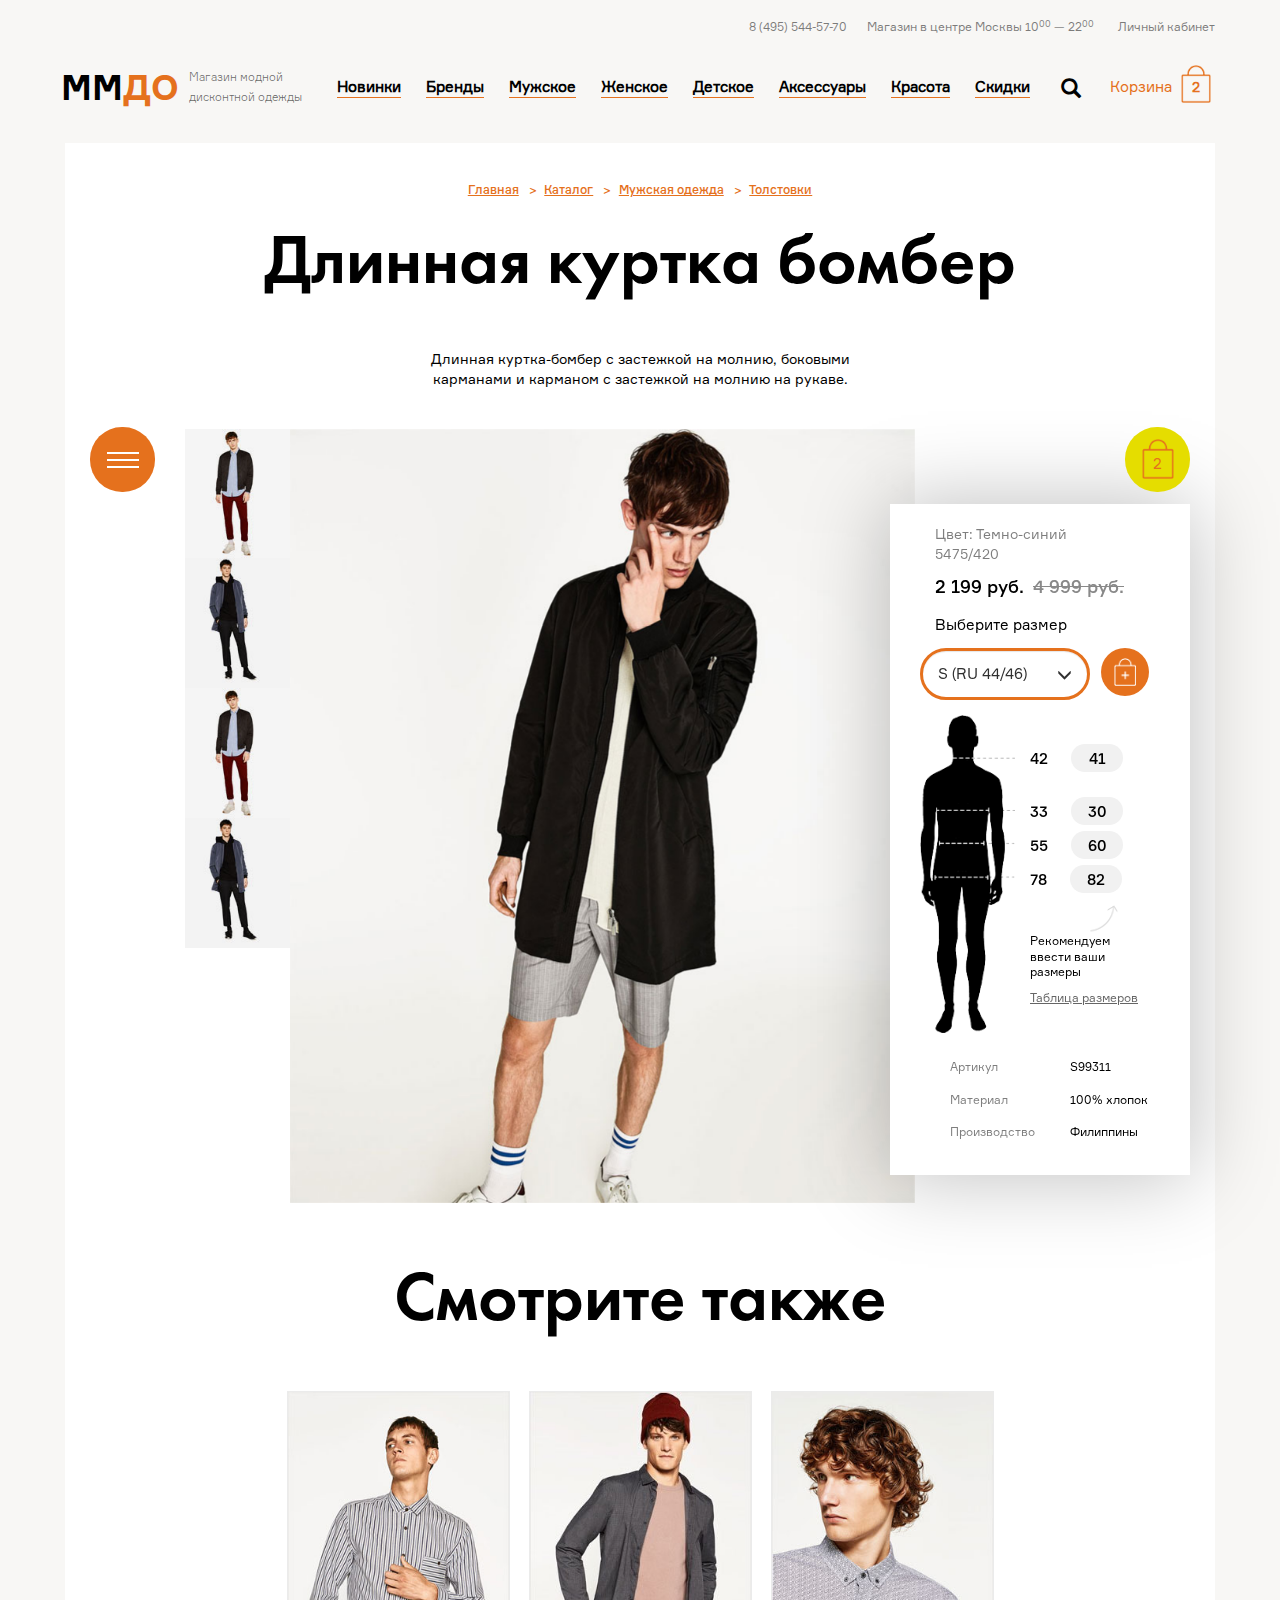
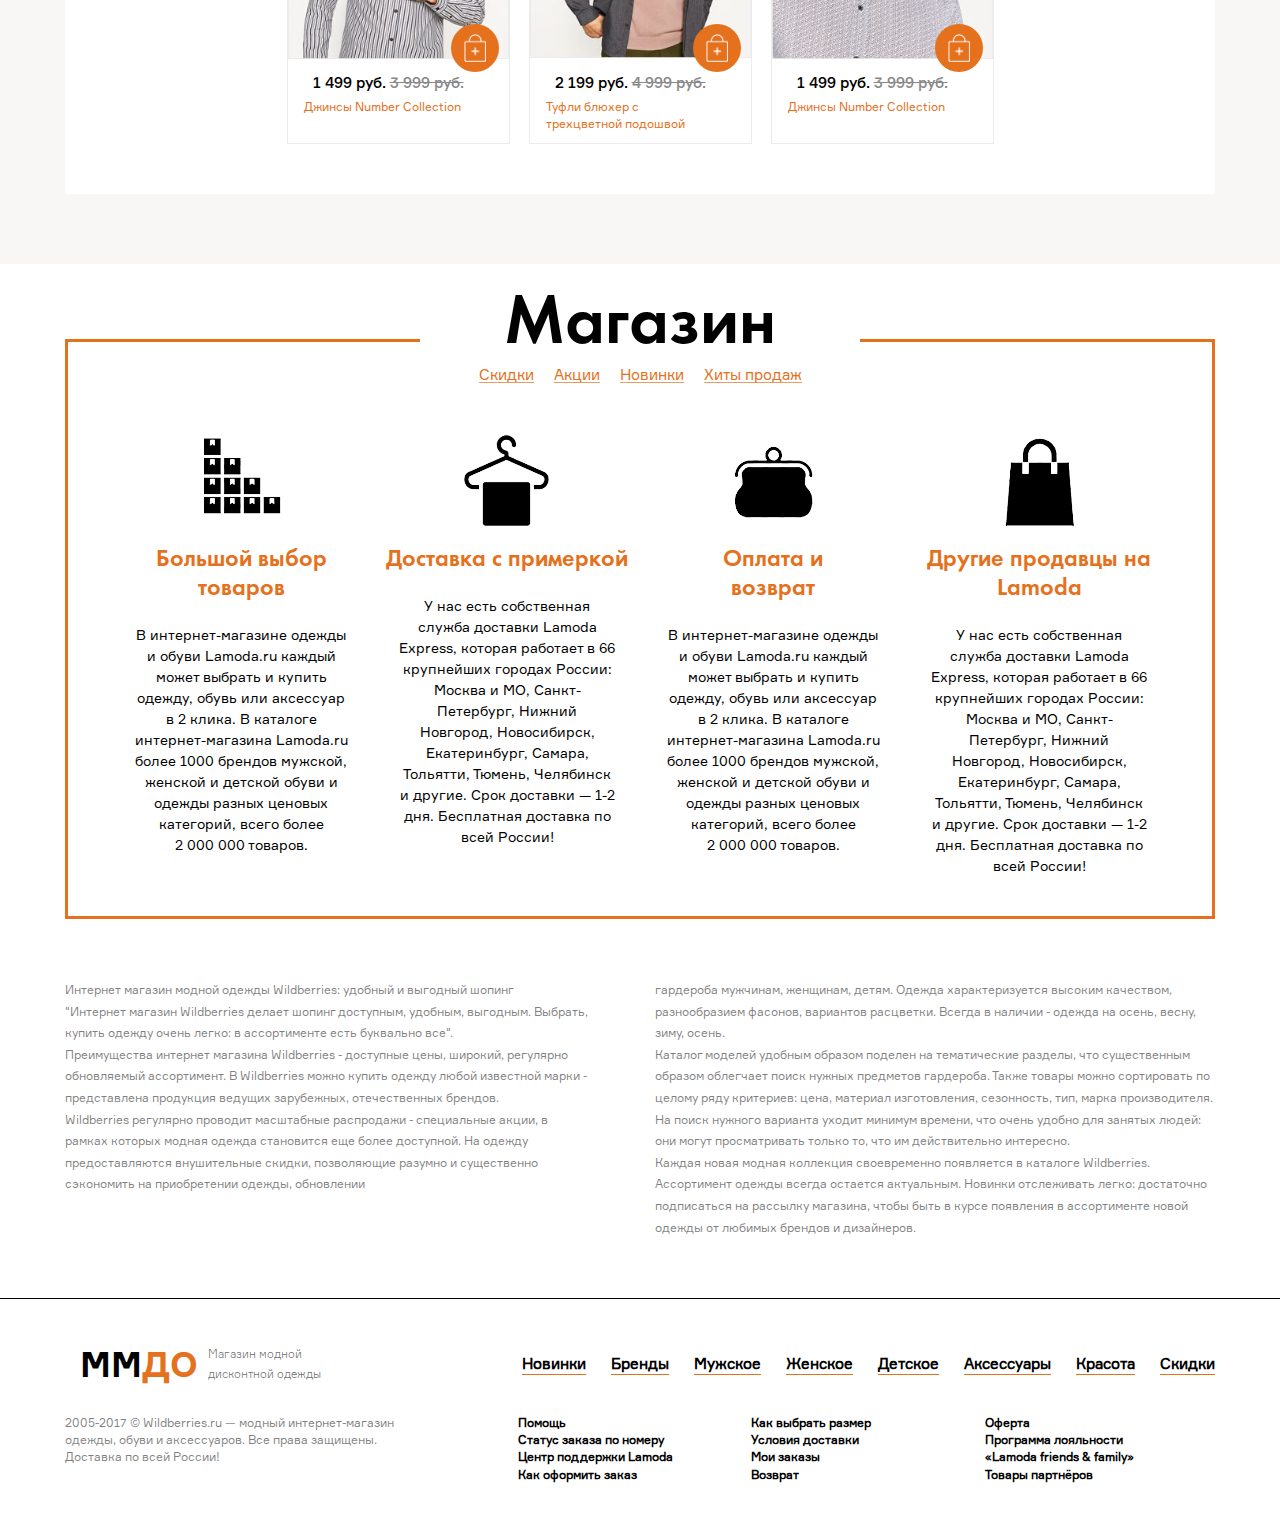
<file: www/cart.html>
<!DOCTYPE html>
<html>
<head>
	<meta charset="utf-8">
	<title>MMDO</title>
	<link rel="stylesheet" type="text/css" href="css/bootstrap.min.css">
	<link rel="stylesheet" type="text/css" href="css/slick.css">
	<link rel="stylesheet" type="text/css" href="css/selectize.css">
	<link rel="stylesheet" href="css/style.css" type="text/css" />
<!-- 	<link href="css/style.less" rel="stylesheet/less" type="text/css" />
	<script type="text/javascript" src="js/less.min.js"></script> -->
</head>
<body>

<header>
	<div class="container">
		<ul class="nav pull-right head-1">
			<li><span>8 (495) 544-57-70</span><span>Магазин в центре Москвы 10<sup>00</sup> — 22<sup>00</sup></span></li>
			<li><a href="#">Личный кабинет</a></li>
		</ul>
		<div class="clearfix"></div>
		<nav class="navbar navbar-default">
		  <div class="container">
		    <!-- Brand and toggle get grouped for better mobile display -->
		    <div class="navbar-header">
		      <button type="button" class="navbar-toggle collapsed" data-toggle="collapse" data-target="#bs-example-navbar-collapse-1" aria-expanded="false">
		        <span class="sr-only">Toggle navigation</span>
		        <span class="icon-bar"></span>
		        <span class="icon-bar"></span>
		        <span class="icon-bar"></span>
		      </button>
		      <a class="navbar-brand" href="#"><b>ММ<i>ДО</i></b> <span>Магазин модной <br>дисконтной одежды</span></a>
		    </div>

		    <!-- Collect the nav links, forms, and other content for toggling -->
		    <div class="collapse navbar-collapse" id="bs-example-navbar-collapse-1">
		      <ul class="nav navbar-nav links">
		        <li>
		        	<a href="#" class="dropdown-toggle" data-toggle="dropdown" aria-haspopup="true" aria-expanded="false">Новинки</a>
		        	<div class="dropdown-menu">
					   <a href="#"><span>Action</span></a>
					   <a href="#"><span>Another action</span></a>
					   <a href="#"><span>Something else here</span></a>
					   <a href="#"><span>Separatek</span></a>
					</div>
		        </li>
		        <li>
		        	<a href="#"  class="dropdown-toggle" data-toggle="dropdown" aria-haspopup="true" aria-expanded="false">Бренды</a>
		        	<div class="dropdown-menu">
					   <a href="#"><span>Action</span></a>
					   <a href="#"><span>Another action</span></a>
					   <a href="#"><span>Something else here</span></a>
					   <a href="#"><span>Separatek</span></a>
					</div>
		        </li>
		        <li>
		        	<a href="#"  class="dropdown-toggle" data-toggle="dropdown" aria-haspopup="true" aria-expanded="false">Мужское</a>
		        	<div class="dropdown-menu">
					   <a href="#"><span>Action</span></a>
					   <a href="#"><span>Another action</span></a>
					   <a href="#"><span>Something else here</span></a>
					   <a href="#"><span>Separatek</span></a>
					</div>
		        </li>
		        <li>
		        	<a href="#"  class="dropdown-toggle" data-toggle="dropdown" aria-haspopup="true" aria-expanded="false">Женское</a>
		        	<div class="dropdown-menu">
					   <a href="#"><span>Action</span></a>
					   <a href="#"><span>Another action</span></a>
					   <a href="#"><span>Something else here</span></a>
					   <a href="#"><span>Separatek</span></a>
					</div>
		        </li>
		        <li>
		        	<a href="#"  class="dropdown-toggle" data-toggle="dropdown" aria-haspopup="true" aria-expanded="false">Детское</a>
		        	<div class="dropdown-menu">
					   <a href="#"><span>Action</span></a>
					   <a href="#"><span>Another action</span></a>
					   <a href="#"><span>Something else here</span></a>
					   <a href="#"><span>Separatek</span></a>
					</div>
		        </li>
		        <li>
		        	<a href="#"  class="dropdown-toggle" data-toggle="dropdown" aria-haspopup="true" aria-expanded="false">Аксессуары</a>
		        	<div class="dropdown-menu">
					   <a href="#"><span>Action</span></a>
					   <a href="#"><span>Another action</span></a>
					   <a href="#"><span>Something else here</span></a>
					   <a href="#"><span>Separatek</span></a>
					</div>
		        </li>
		        <li>
		        	<a href="#"  class="dropdown-toggle" data-toggle="dropdown" aria-haspopup="true" aria-expanded="false">Красота</a>
		        	<div class="dropdown-menu">
					   <a href="#"><span>Action</span></a>
					   <a href="#"><span>Another action</span></a>
					   <a href="#"><span>Something else here</span></a>
					   <a href="#"><span>Separatek</span></a>
					</div>
		        </li>
		        <li>
		        	<a href="#">Скидки</a>
		        </li>
		      </ul>
		      <div class="nav navbar-nav navbar-right cart-href-wrap">
		        	<a href="#">Корзина <span><img src="img/cart-ico.png">2</span></a>
		      </div>
		      <form class="navbar-form navbar-left">
		        <button type="submit" class="head-search"><span class="glyphicon glyphicon-search"></span></button>
		        <div class="form-group">
		          <input type="text" class="form-control" placeholder="Поиск по сайту">
		        </div>
		      </form>
		    </div><!-- /.navbar-collapse -->
		  </div>
		</nav>
	</div>
</header>



<section class="cart-page">
	<div class="container">
		<div class="page-wrapper">
			<ol class="breadcrumb text-center">
				<li><a href="#">Главная</a></li>
				<li><a href="#">Каталог</a></li>
				<li><a href="#">Мужская одежда</a></li>
				<li class="active"><a href="#">Толстовки</a></li>
			</ol>
			<div class="cat-top">
				<h2>Длинная куртка бомбер</h2>
				<p>Длинная куртка-бомбер с застежкой на молнию, боковыми<br> карманами и карманом с застежкой на молнию на рукаве.</p>
			</div>
			<div class="buttons">
				<button class="menu"><span></span><span></span><span></span></button>
				<button class="cart"><img src="img/cart-ico.png"><span>2</span></button>
			</div>

			<div class="cart-wrap">
				
				<div class="slider-wrap">
					<div class="slick-mini">
						<img src="img/single-mini-1.jpg" alt="">
						<img src="img/single-mini-2.jpg" alt="">
						<img src="img/single-mini-1.jpg" alt="">
						<img src="img/single-mini-2.jpg" alt="">
					</div>
					<div class="slick-prime">
						<img src="img/single-slide.jpg" alt="">
						<img src="img/single-slide.jpg" alt="">
						<img src="img/single-slide.jpg" alt="">
						<img src="img/single-slide.jpg" alt="">
					</div>	
				</div>
				<div class="prod-about">
		       		<p class="prod-head"><span class="color">Цвет: Темно-синий</span><span class="code">5475/420</span></p>
		       		<span class="new price">2 199 руб.</span>
					<span class="old price">4 999 руб.</span>
					<form>
						<span>Выберите размер</span>
						<div class="control-group select-size">
							<select id="select-size" class="demo-default" placeholder="">
								<option value="3">S (RU 44/46)</option>
								<option value="2">S (RU 44/46)</option>
								<option value="1">S (RU 44/46)</option>
							</select>
							<a href="#" class="cart-href"></a>
						</div>
						<div class="proportions">
							<img src="img/cart-sizes.png" alt="">
							<div class="standart">
								<div class="neck"><span>42</span><input type="number" name="" value="41"></div>
								<div class="breast"><span>33</span><input type="number" name="" value="30"></div>
								<div class="mid"><span>55</span><input type="number" name="" value="60"></div>
								<div class="bot"><span>78</span><input type="number" name="" value="82"></div>
							</div>
							<span class="hint">
								Рекомендуем <br>ввести ваши <br>размеры<br>
								<a href="#">Таблица размеров</a>
							</span>
							<div class="clearfix"></div>
						</div>
						<ul class="prod-spec">
							<li>
								<span class="spec-left col-xs-6">Артикул</span>
								<span class="spec-right col-xs-6">S99311</span>
							</li>
							<li>
								<span class="spec-left col-xs-6">Материал</span>
								<span class="spec-right col-xs-6">100% хлопок</span>
							</li>
							<li>
								<span class="spec-left col-xs-6">Производство</span>
								<span class="spec-right col-xs-6">Филиппины</span>
							</li>
						</ul>
						<div class="clearfix"></div>
					</form>
			    </div> 
			    
			</div>
			<div class="clearfix"></div>
			<div class="also text-center">
				<h2>Смотрите также</h2>
				<div class="item-wrap">
					<div class="item">
						<div class="img-wrap">
							<a href="#"><img src="img/i3-1.jpg"></a>
							<a href="#" class="cart-href"></a>
						</div>
						<div class="text-wrap">
							<span class="new price">1 499 руб.</span>
							<span class="old price">3 999 руб.</span>
							<p>Джинсы Number Collection</p>
						</div>
					</div>
					<div class="item">
						<div class="img-wrap">
							<a href="#"><img src="img/i3-2.jpg"></a>
							<a href="#" class="cart-href"></a>
						</div>
						<div class="text-wrap">
							<span class="new price">2 199 руб.</span>
							<span class="old price">4 999 руб.</span>
							<p>Туфли блюхер с трехцветной подошвой</p>
						</div>
					</div>
					<div class="item">
						<div class="img-wrap">
							<a href="#"><img src="img/i3-3.jpg"></a>
							<a href="#" class="cart-href"></a>
						</div>
						<div class="text-wrap">
							<span class="new price">1 499 руб.</span>
							<span class="old price">3 999 руб.</span>
							<p>Джинсы Number Collection</p>
						</div>
					</div>
					<div class="item hidden-md hidden-sm">
						<div class="img-wrap">
							<a href="#"><img src="img/i3-2.jpg"></a>
							<a href="#" class="cart-href"></a>
						</div>
						<div class="text-wrap">
							<span class="new price">1 499 руб.</span>
							<span class="old price">3 999 руб.</span>
							<p>Джинсы Number Collection</p>
						</div>
					</div>
				</div>
			</div>
		</div>
	</div>
</section>

<section class="i4">
	<div class="container">
		<div class="i4-outline">
			<h2>Магазин</h2>
			<ul class="tags">
				<li><a href="#">Скидки</a></li>
				<li><a href="#">Акции</a></li>
				<li><a href="#">Новинки</a></li>
				<li><a href="#">Хиты продаж</a></li>
			</ul>
			<div class="i4-wrap">
				<div class="i4-item col-md-3 col-sm-6">
					<img src="img/i4-1.png" alt="">
					<p class="head">Большой выбор товаров</p>
					<p>В интернет-магазине одежды и обуви Lamoda.ru каждый может выбрать и купить одежду, обувь или аксессуар в 2 клика. В каталоге интернет-магазина Lamoda.ru более 1000 брендов мужской, женской и детской обуви и одежды разных ценовых категорий, всего более 2&nbsp;000&nbsp;000 товаров.</p>
				</div>
				<div class="i4-item col-md-3 col-sm-6">
					<img src="img/i4-2.png" alt="">
					<p class="head">Доставка с примеркой</p>
					<p>У нас есть собственная служба доставки Lamoda Express, которая работает в 66 крупнейших городах России: Москва и МО, Санкт-Петербург, Нижний Новгород, Новосибирск, Екатеринбург, Самара, Тольятти, Тюмень, Челябинск и другие. Срок доставки — 1-2 дня. Бесплатная доставка по всей России!</p>
				</div>
				<div class="i4-item col-md-3 col-sm-6">
					<img src="img/i4-3.png" alt="">
					<p class="head">Оплата и <br>возврат</p>
					<p>В интернет-магазине одежды и обуви Lamoda.ru каждый может выбрать и купить одежду, обувь или аксессуар в 2 клика. В каталоге интернет-магазина Lamoda.ru более 1000 брендов мужской, женской и детской обуви и одежды разных ценовых категорий, всего более 2&nbsp;000&nbsp;000 товаров.</p>
				</div>
				<div class="i4-item col-md-3 col-sm-6">
					<img src="img/i4-4.png" alt="">
					<p class="head">Другие продавцы на Lamoda</p>
					<p>У нас есть собственная служба доставки Lamoda Express, которая работает в 66 крупнейших городах России: Москва и МО, Санкт-Петербург, Нижний Новгород, Новосибирск, Екатеринбург, Самара, Тольятти, Тюмень, Челябинск и другие. Срок доставки — 1-2 дня. Бесплатная доставка по всей России!</p>
				</div>
			</div>
		</div>
	</div>
</section>

<section class="i5">
	<div class="container">
		<div class="row">
			<div class="col-md-6">Интернет магазин модной одежды Wildberries: удобный и выгодный шопинг <br>"Интернет магазин Wildberries делает шопинг доступным, удобным, выгодным. Выбрать, купить одежду очень легко: в ассортименте есть буквально все". <br>Преимущества интернет магазина Wildberries - доступные цены, широкий, регулярно обновляемый ассортимент. В Wildberries можно купить одежду любой известной марки - представлена продукция ведущих зарубежных, отечественных брендов. <br>Wildberries регулярно проводит масштабные распродажи - специальные акции, в рамках которых модная одежда становится еще более доступной. На одежду предоставляются внушительные скидки, позволяющие разумно и существенно сэкономить на приобретении одежды, обновлении</div>
			<div class="col-md-6">гардероба мужчинам, женщинам, детям. Одежда характеризуется высоким качеством, разнообразием фасонов, вариантов расцветки. Всегда в наличии - одежда на осень, весну, зиму, осень. <br>Каталог моделей удобным образом поделен на тематические разделы, что существенным образом облегчает поиск нужных предметов гардероба. Также товары можно сортировать по целому ряду критериев: цена, материал изготовления, сезонность, тип, марка производителя. На поиск нужного варианта уходит минимум времени, что очень удобно для занятых людей: они могут просматривать только то, что им действительно интересно. <br>Каждая новая модная коллекция своевременно появляется в каталоге Wildberries. Ассортимент одежды всегда остается актуальным. Новинки отслеживать легко: достаточно подписаться на рассылку магазина, чтобы быть в курсе появления в ассортименте новой одежды от любимых брендов и дизайнеров.</div>
		</div>
	</div>
</section>


<footer>
	<div class="container">
		<div class="foot-top">
			<button type="button" class="navbar-toggle collapsed" data-toggle="collapse" data-target="#bs-example-navbar-collapse-2" aria-expanded="false">
	    	    <span class="sr-only">Toggle navigation</span>
		        <span class="icon-bar"></span>
		        <span class="icon-bar"></span>
		        <span class="icon-bar"></span>
		    </button>
			<a class="navbar-brand" href="#"><b>ММ<i>ДО</i></b> <span>Магазин модной <br>дисконтной одежды</span></a>
			<div class="clearfix visible-xs"></div>
			<ul class="nav navbar-nav links collapse navbar-collapse" id="bs-example-navbar-collapse-2">
				<li><a href="#">Новинки</a></li>
				<li><a href="#">Бренды</a></li>
				<li><a href="#">Мужское</a></li>
				<li><a href="#">Женское</a></li>
				<li><a href="#">Детское</a></li>
				<li><a href="#">Аксессуары</a></li>
				<li><a href="#">Красота</a></li>
				<li><a href="#">Скидки</a></li>
			</ul>
		</div>
		<div class="clearfix"></div>
		<div class="foot-bot">
			<div>
				<ul class="col-sm-4">
					<li><a href="#">Помощь</a></li>
					<li><a href="#">Статус заказа по номеру</a></li>
					<li><a href="#">Центр поддержки Lamoda</a></li>
					<li><a href="#">Как оформить заказ</a></li>
				</ul>
				<ul class="col-sm-4">
					<li><a href="#">Как выбрать размер</a></li>
					<li><a href="#">Условия доставки</a></li>
					<li><a href="#">Мои заказы</a></li>
					<li><a href="#">Возврат</a></li>
				</ul>
				<ul class="col-sm-4">
					<li><a href="#">Оферта</a></li>
					<li><a href="#">Программа лояльности</a></li>
					<li><a href="#">«Lamoda friends & family»</a></li>
					<li><a href="#">Товары партнёров</a></li>
				</ul>
			</div>
			<p>2005-2017 © Wildberries.ru — модный интернет-магазин одежды, обуви и аксессуаров. Все права защищены. Доставка по всей России!</p>
		</div>
	</div>
</footer>

<script src="https://ajax.googleapis.com/ajax/libs/jquery/1.12.4/jquery.min.js"></script>
<script src="js/bootstrap.min.js"></script>
<script src="js/slick.min.js"></script>
<script src="js/grids.js"></script>
<script src="js/selectize.min.js"></script>
<script type="text/javascript" src="js/scripts.js"></script>

<script type="text/javascript">
	$(document).ready(function(){
		$('.slick-prime').slick({
		  slidesToShow: 1,
		  slidesToScroll: 1,
		  arrows: false,
		  fade: true,
		  variableWidth: false,
		  asNavFor: '.slick-mini'
		});
		$('.slick-mini').slick({
		  slidesToShow:6,
		  slidesToScroll: 1,
		  asNavFor: '.slick-prime',
		  dots: false,
		  arrows:false,
		  centerMode: false,
		  focusOnSelect: true,
		  vertical: true,
		  variableWidth: false,
		  verticalSwiping: true,
		  responsive: [
		  {
		  	breakpoint: 768,
		  	settings: {
		  		slidesToShow: 3,
		  		variableWidth: false
		  	}	
		  }
		  ]
		  
		});
		$("#select-size").selectize();



		$('.item .text-wrap p').responsiveEqualHeightGrid();
	});
</script>
</body>
</html>
</file>
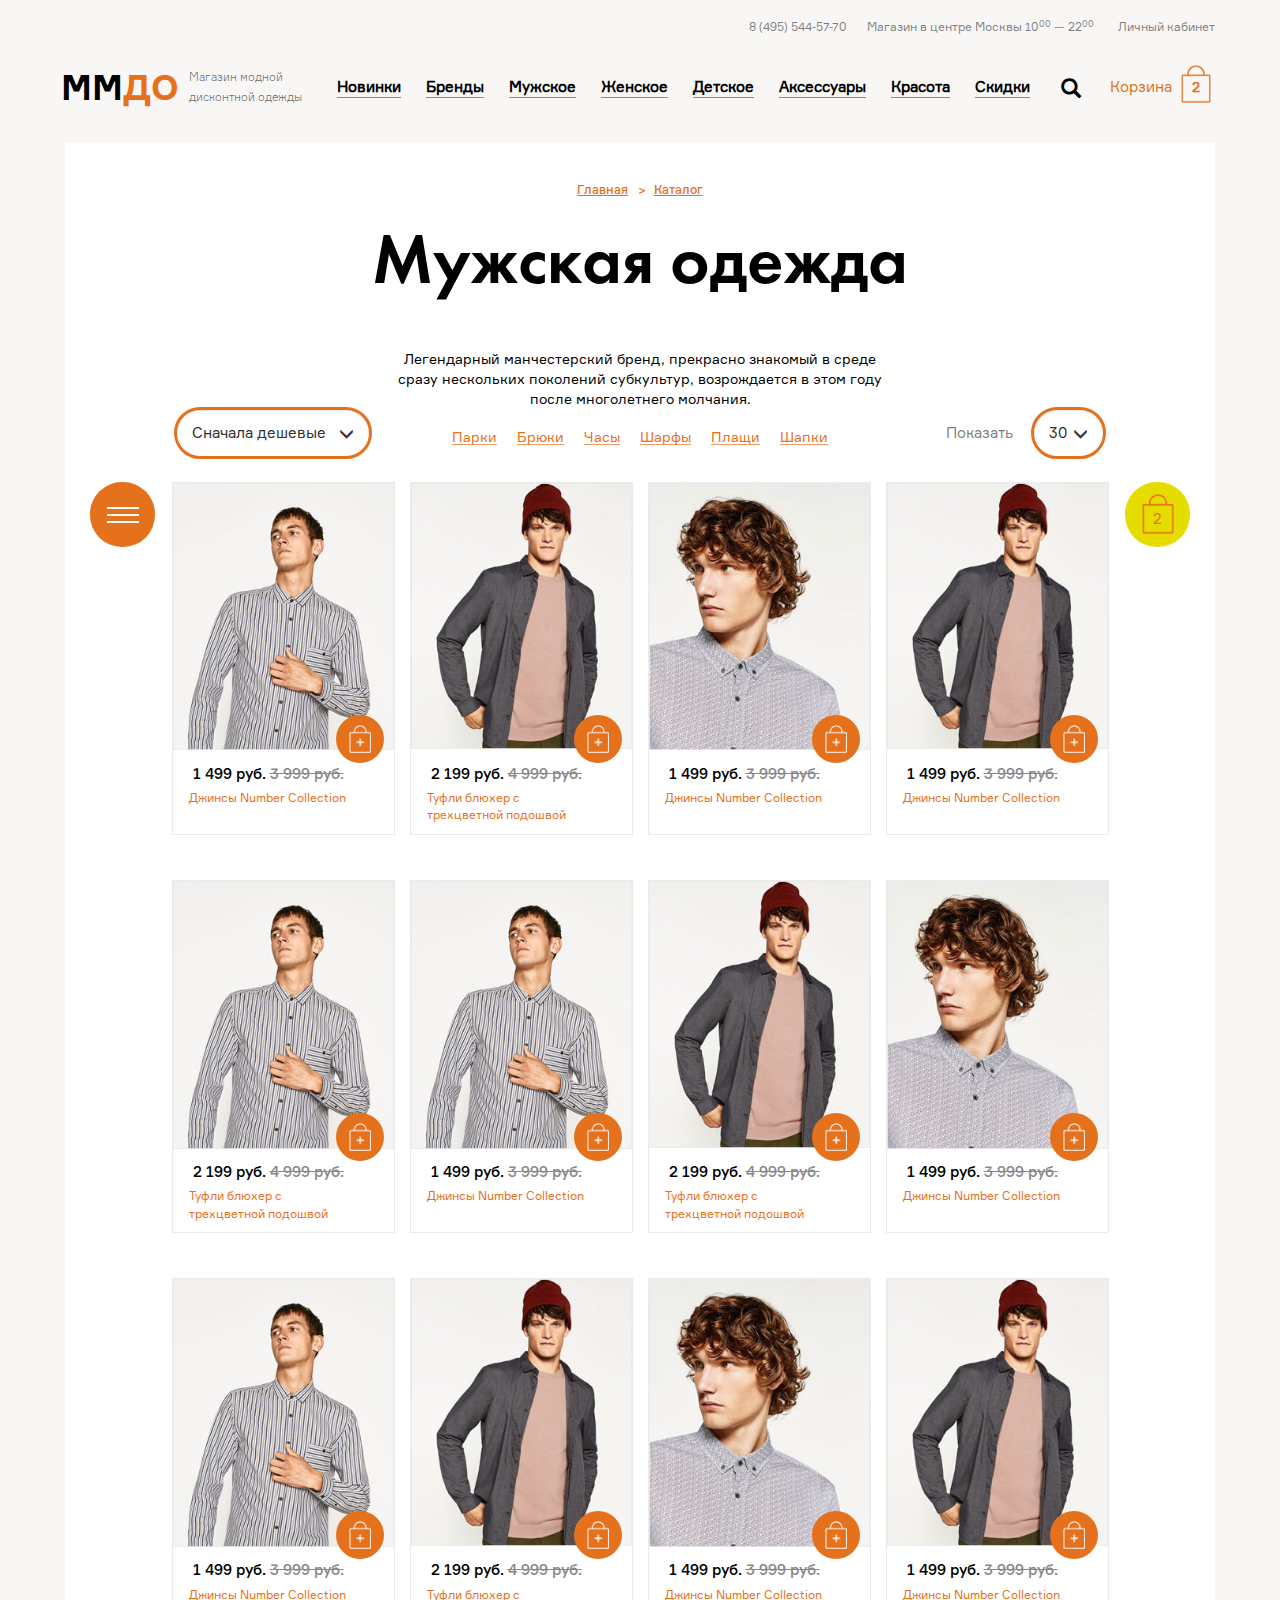
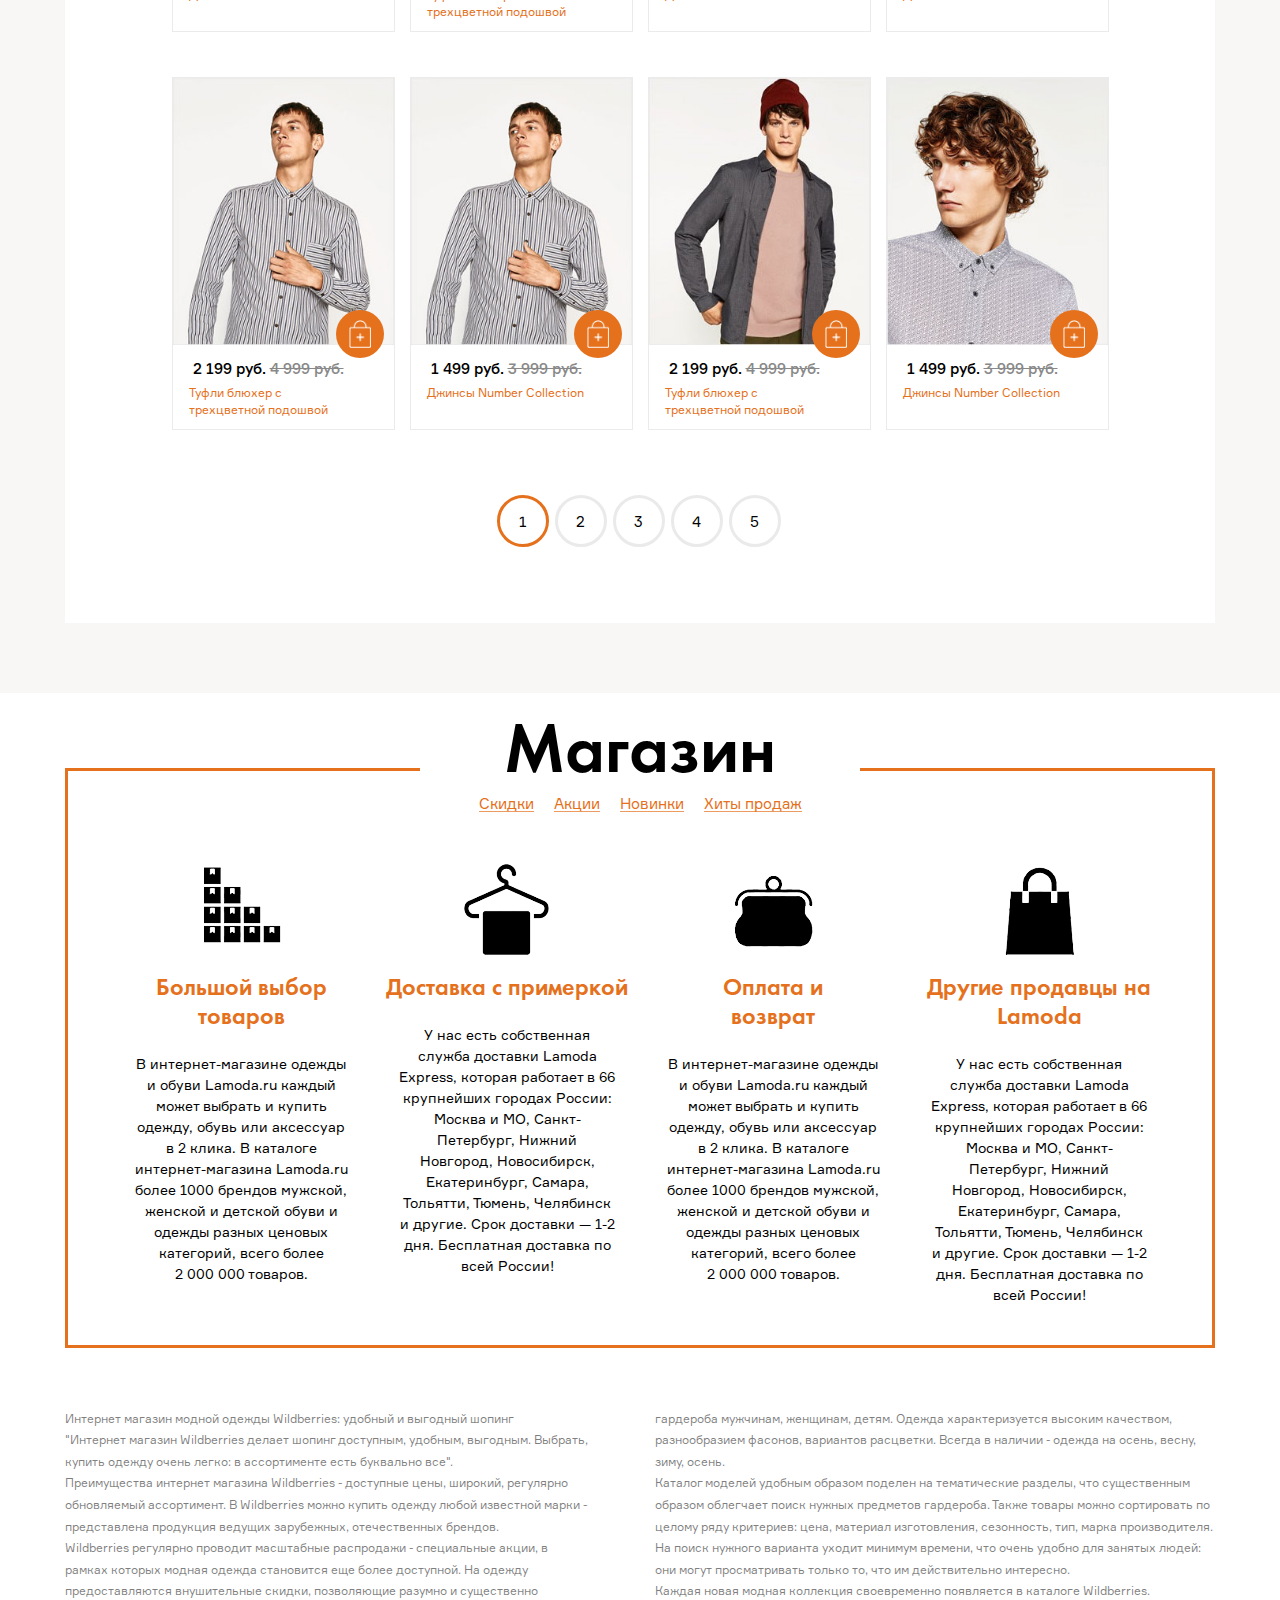
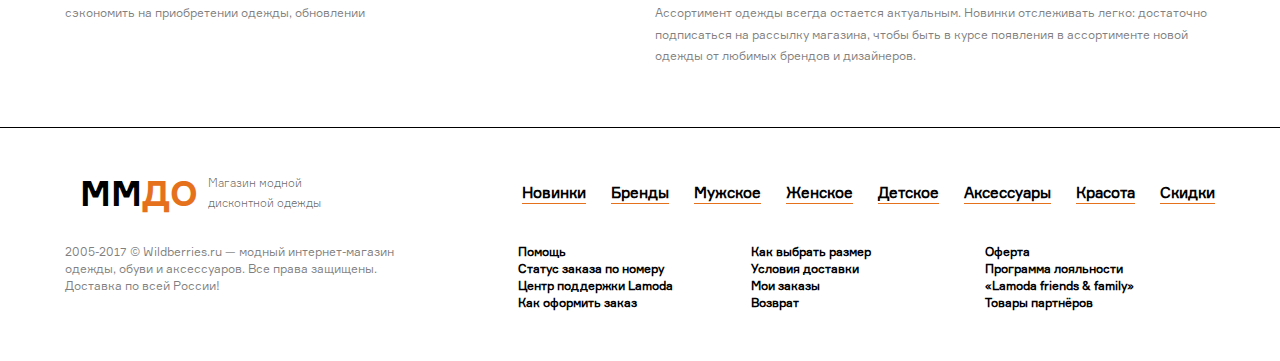
<file: www/catalog.html>
<!DOCTYPE html>
<html>
<head>
	<meta charset="utf-8">
	<title>MMDO</title>
	<link rel="stylesheet" type="text/css" href="css/bootstrap.min.css">
	<link rel="stylesheet" type="text/css" href="css/selectize.css">	
	<link rel="stylesheet" type="text/css" href="css/ion.rangeSlider.css">
	<link rel="stylesheet" type="text/css" href="css/ion.rangeSlider.skinHTML5.css">
	<link rel="stylesheet" type="text/css" href="css/jquery.custom-scrollbar.css">
	<link rel="stylesheet" href="css/style.css" type="text/css" /><!-- 
	<link href="css/style.less" rel="stylesheet/less" type="text/css" />
	<script type="text/javascript" src="js/less.min.js"></script> -->
</head>
<body>
<header>
	<div class="container">
		<ul class="nav pull-right head-1">
			<li><span>8 (495) 544-57-70</span><span>Магазин в центре Москвы 10<sup>00</sup> — 22<sup>00</sup></span></li>
			<li><a href="#">Личный кабинет</a></li>
		</ul>
		<div class="clearfix"></div>
		<nav class="navbar navbar-default">
		  <div class="container">
		    <!-- Brand and toggle get grouped for better mobile display -->
		    <div class="navbar-header">
		      <button type="button" class="navbar-toggle collapsed" data-toggle="collapse" data-target="#bs-example-navbar-collapse-1" aria-expanded="false">
		        <span class="sr-only">Toggle navigation</span>
		        <span class="icon-bar"></span>
		        <span class="icon-bar"></span>
		        <span class="icon-bar"></span>
		      </button>
		      <a class="navbar-brand" href="#"><b>ММ<i>ДО</i></b> <span>Магазин модной <br>дисконтной одежды</span></a>
		    </div>

		    <!-- Collect the nav links, forms, and other content for toggling -->
		    <div class="collapse navbar-collapse" id="bs-example-navbar-collapse-1">
		      <ul class="nav navbar-nav links">
		        <li>
		        	<a href="#" class="dropdown-toggle" data-toggle="dropdown" aria-haspopup="true" aria-expanded="false">Новинки</a>
		        	<div class="dropdown-menu">
					   <a href="#"><span>Action</span></a>
					   <a href="#"><span>Another action</span></a>
					   <a href="#"><span>Something else here</span></a>
					   <a href="#"><span>Separatek</span></a>
					</div>
		        </li>
		        <li>
		        	<a href="#"  class="dropdown-toggle" data-toggle="dropdown" aria-haspopup="true" aria-expanded="false">Бренды</a>
		        	<div class="dropdown-menu">
					   <a href="#"><span>Action</span></a>
					   <a href="#"><span>Another action</span></a>
					   <a href="#"><span>Something else here</span></a>
					   <a href="#"><span>Separatek</span></a>
					</div>
		        </li>
		        <li>
		        	<a href="#"  class="dropdown-toggle" data-toggle="dropdown" aria-haspopup="true" aria-expanded="false">Мужское</a>
		        	<div class="dropdown-menu">
					   <a href="#"><span>Action</span></a>
					   <a href="#"><span>Another action</span></a>
					   <a href="#"><span>Something else here</span></a>
					   <a href="#"><span>Separatek</span></a>
					</div>
		        </li>
		        <li>
		        	<a href="#"  class="dropdown-toggle" data-toggle="dropdown" aria-haspopup="true" aria-expanded="false">Женское</a>
		        	<div class="dropdown-menu">
					   <a href="#"><span>Action</span></a>
					   <a href="#"><span>Another action</span></a>
					   <a href="#"><span>Something else here</span></a>
					   <a href="#"><span>Separatek</span></a>
					</div>
		        </li>
		        <li>
		        	<a href="#"  class="dropdown-toggle" data-toggle="dropdown" aria-haspopup="true" aria-expanded="false">Детское</a>
		        	<div class="dropdown-menu">
					   <a href="#"><span>Action</span></a>
					   <a href="#"><span>Another action</span></a>
					   <a href="#"><span>Something else here</span></a>
					   <a href="#"><span>Separatek</span></a>
					</div>
		        </li>
		        <li>
		        	<a href="#"  class="dropdown-toggle" data-toggle="dropdown" aria-haspopup="true" aria-expanded="false">Аксессуары</a>
		        	<div class="dropdown-menu">
					   <a href="#"><span>Action</span></a>
					   <a href="#"><span>Another action</span></a>
					   <a href="#"><span>Something else here</span></a>
					   <a href="#"><span>Separatek</span></a>
					</div>
		        </li>
		        <li>
		        	<a href="#"  class="dropdown-toggle" data-toggle="dropdown" aria-haspopup="true" aria-expanded="false">Красота</a>
		        	<div class="dropdown-menu">
					   <a href="#"><span>Action</span></a>
					   <a href="#"><span>Another action</span></a>
					   <a href="#"><span>Something else here</span></a>
					   <a href="#"><span>Separatek</span></a>
					</div>
		        </li>
		        <li>
		        	<a href="#">Скидки</a>
		        </li>
		      </ul>
		      <div class="nav navbar-nav navbar-right cart-href-wrap">
		        	<a href="#">Корзина <span><img src="img/cart-ico.png">2</span></a>
		      </div>
		      <form class="navbar-form navbar-left">
		        <button type="submit" class="head-search"><span class="glyphicon glyphicon-search"></span></button>
		        <div class="form-group">
		          <input type="text" class="form-control" placeholder="Поиск по сайту">
		        </div>
		      </form>
		    </div><!-- /.navbar-collapse -->
		  </div>
		</nav>
	</div>
</header>


<section class="i3 catalog">
	<div class="container">
		<div class="page-wrapper">
			<ol class="breadcrumb text-center">
				<li><a href="#">Главная</a></li>
				<li class="active"><a href="#">Каталог</a></li>
			</ol>
			<div class="cat-top">
				<h2>Мужская одежда</h2>
				<p>Легендарный манчестерский бренд, прекрасно знакомый в среде сразу нескольких поколений субкультур, возрождается в этом году после многолетнего молчания. </p>                          
				<ul class="tags">
					<li><a href="#">Парки</a></li>
					<li><a href="#">Брюки</a></li>
					<li><a href="#">Часы</a></li>
					<li><a href="#">Шарфы</a></li>
					<li><a href="#">Плащи</a></li>
					<li><a href="#">Шапки</a></li>
				</ul>
			</div>
			<div class="select-wrap">
				<div class="control-group select-left">
					<select id="select-left" class="demo-default" placeholder="">
						<option value="3">Сначала дешевые</option>
						<option value="2">Сначала дешевые</option>
						<option value="1">Сначала дешевые</option>
					</select>
				</div>
				<div class="control-group select-right">
					<span>Показать</span>
					<select id="select-right" class="demo-default" placeholder="">
						<option value="3">30</option>
						<option value="2">40</option>
						<option value="1">50</option>
					</select>
				</div>
			</div>
			<div class="buttons">
				<button class="menu"><span></span><span></span><span></span></button>
				<button class="cart"><img src="img/cart-ico.png"><span>2</span></button>
			</div>
			<div class="catalog-wrap">
				
				<div class="filter">
					<div class="scroll-wrap">
						<p>Бренды</p>
						<div class="scroll-box brand-filter default-skin">
							<ul>
								<li><a href="#">Adidas Originals</a></li>
								<li><a href="#">Alpha Industries</a></li>
								<li><a href="#">Aquascutum</a></li>
								<li><a href="#">Arcteryx Veilance</a></li>
								<li><a href="#">Arctic Explorer</a></li>
								<li><a href="#">ArkAir</a></li>
								<li><a href="#">Armor-Lux</a></li>
								<li><a href="#">Baracuta Barbour</a></li>
								<li><a href="#">Billionaire Boys Club</a></li>
								<li><a href="#">Adidas Originals</a></li>
								<li><a href="#">Alpha Industries</a></li>
								<li><a href="#">Aquascutum</a></li>
								<li><a href="#">Arcteryx Veilance</a></li>
								<li><a href="#">Arctic Explorer</a></li>
								<li><a href="#">ArkAir</a></li>
								<li><a href="#">Armor-Lux</a></li>
								<li><a href="#">Baracuta Barbour</a></li>
								<li><a href="#">Billionaire Boys Club</a></li>
							</ul>
						</div>
					</div>
					<div class="scroll-wrap">
						<p>Цвет</p>
						<div class="scroll-box check-wrap default-skin">
							<label>
								<input type="checkbox" name="">
								<span></span>Бежевый 
							</label>
							<label>
								<input type="checkbox" name="">
								<span></span>Бирюзовый
							</label>
							<label>
								<input type="checkbox" name="">
								<span></span>Бордовый
							</label>
							<label>
								<input type="checkbox" name="">
								<span></span>Голубой
							</label>
							<label>
								<input type="checkbox" name="">
								<span></span>Желтый
							</label>
							<label>
								<input type="checkbox" name="">
								<span></span>Зеленый Камуфляж 
							</label>
							<label>
								<input type="checkbox" name="">
								<span></span>Красный
							</label>
							<label>
								<input type="checkbox" name="">
								<span></span>Коричневый
							</label>
							<label>
								<input type="checkbox" name="">
								<span></span>Желтый
							</label>
							<label>
								<input type="checkbox" name="">
								<span></span>Зеленый Камуфляж 
							</label>
							<label>
								<input type="checkbox" name="">
								<span></span>Красный
							</label>
							<label>
								<input type="checkbox" name="">
								<span></span>Коричневый
							</label>
						</div>
					</div>
					<div class="scroll-wrap">
						<p>Категория</p>	
						<div class="scroll-box check-wrap default-skin">
							<label>
								<input type="checkbox" name="">
								<span></span>Анораки 
							</label>
							<label>
								<input type="checkbox" name="">
								<span></span>Бомберы
							</label>
							<label>
								<input type="checkbox" name="">
								<span></span>Ветровки
							</label>
							<label>
								<input type="checkbox" name="">
								<span></span>Дождевики
							</label>
							<label>
								<input type="checkbox" name="">
								<span></span>Жилеты
							</label>
							<label>
								<input type="checkbox" name="">
								<span></span>Куртки 
							</label>
							<label>
								<input type="checkbox" name="">
								<span></span>Пальто
							</label>
							<label>
								<input type="checkbox" name="">
								<span></span>Жилеты 
							</label>
							<label>
								<input type="checkbox" name="">
								<span></span>Жилеты
							</label>
							<label>
								<input type="checkbox" name="">
								<span></span>Куртки 
							</label>
							<label>
								<input type="checkbox" name="">
								<span></span>Пальто
							</label>
							<label>
								<input type="checkbox" name="">
								<span></span>Жилеты 
							</label>
						</div>
					</div>
					<div class="size-choose check-wrap row">
						<p>Размер</p>
						<div class="col-xs-4">
							<label>
								<input type="checkbox" name="">
								<span></span>36
							</label>
							<label>
								<input type="checkbox" name="">
								<span></span>38
							</label>
							<label>
								<input type="checkbox" name="">
								<span></span>40
							</label>
							<label>
								<input type="checkbox" name="">
								<span></span>42
							</label>
							<label>
								<input type="checkbox" name="">
								<span></span>44 
							</label>
							<label>
								<input type="checkbox" name="">
								<span></span>46
							</label>
							<label>
								<input type="checkbox" name="">
								<span></span>48 
							</label>
							<label>
								<input type="checkbox" name="">
								<span></span>50
							</label>
						</div>
						<div class="col-xs-4">
							<label>
								<input type="checkbox" name="">
								<span></span>36
							</label>
							<label>
								<input type="checkbox" name="">
								<span></span>38
							</label>
							<label>
								<input type="checkbox" name="">
								<span></span>40
							</label>
							<label>
								<input type="checkbox" name="">
								<span></span>42
							</label>
							<label>
								<input type="checkbox" name="">
								<span></span>44 
							</label>
							<label>
								<input type="checkbox" name="">
								<span></span>46
							</label>
							<label>
								<input type="checkbox" name="">
								<span></span>48 
							</label>
							<label>
								<input type="checkbox" name="">
								<span></span>50
							</label>
						</div>
						<div class="col-xs-4">
							<label>
								<input type="checkbox" name="">
								<span></span>36
							</label>
							<label>
								<input type="checkbox" name="">
								<span></span>38
							</label>
							<label>
								<input type="checkbox" name="">
								<span></span>40
							</label>
							<label>
								<input type="checkbox" name="">
								<span></span>42
							</label>
							<label>
								<input type="checkbox" name="">
								<span></span>44 
							</label>
							<label>
								<input type="checkbox" name="">
								<span></span>46
							</label>
							<label>
								<input type="checkbox" name="">
								<span></span>48 
							</label>
							<label>
								<input type="checkbox" name="">
								<span></span>50
							</label>
						</div>
					</div>
					<div class="range-filter">
						<p>Цена</p>
						<div class="panel-body">
						  <input type="text" id="example_id" name="example_name" value="" />
				  	      <p class="range-input"><span><input type="text" id="range_start"></span><b>&mdash;</b><span><input type="text" id="range_end"></span></p>
				  	    </div>
					</div>
				</div>
			
			
				<div class="item-wrap">
					<div class="item">
						<div class="img-wrap">
							<a href="#"><img src="img/i3-1.jpg"></a>
							<a href="#" class="cart-href"></a>
						</div>
						<div class="text-wrap">
							<span class="new price">1 499 руб.</span>
							<span class="old price">3 999 руб.</span>
							<p>Джинсы Number Collection</p>
						</div>
					</div>
					<div class="item">
						<div class="img-wrap">
							<a href="#"><img src="img/i3-2.jpg"></a>
							<a href="#" class="cart-href"></a>
						</div>
						<div class="text-wrap">
							<span class="new price">2 199 руб.</span>
							<span class="old price">4 999 руб.</span>
							<p>Туфли блюхер с трехцветной подошвой</p>
						</div>
					</div>
					<div class="item">
						<div class="img-wrap">
							<a href="#"><img src="img/i3-3.jpg"></a>
							<a href="#" class="cart-href"></a>
						</div>
						<div class="text-wrap">
							<span class="new price">1 499 руб.</span>
							<span class="old price">3 999 руб.</span>
							<p>Джинсы Number Collection</p>
						</div>
					</div>
					<div class="item">
						<div class="img-wrap">
							<a href="#"><img src="img/i3-2.jpg"></a>
							<a href="#" class="cart-href"></a>
						</div>
						<div class="text-wrap">
							<span class="new price">1 499 руб.</span>
							<span class="old price">3 999 руб.</span>
							<p>Джинсы Number Collection</p>
						</div>
					</div>
					<div class="item">
						<div class="img-wrap">
							<a href="#"><img src="img/i3-1.jpg"></a>
							<a href="#" class="cart-href"></a>
						</div>
						<div class="text-wrap">
							<span class="new price">2 199 руб.</span>
							<span class="old price">4 999 руб.</span>
							<p>Туфли блюхер с трехцветной подошвой</p>
						</div>
					</div>
					<div class="item">
						<div class="img-wrap">
							<a href="#"><img src="img/i3-1.jpg"></a>
							<a href="#" class="cart-href"></a>
						</div>
						<div class="text-wrap">
							<span class="new price">1 499 руб.</span>
							<span class="old price">3 999 руб.</span>
							<p>Джинсы Number Collection</p>
						</div>
					</div>
					<div class="item">
						<div class="img-wrap">
							<a href="#"><img src="img/i3-2.jpg"></a>
							<a href="#" class="cart-href"></a>
						</div>
						<div class="text-wrap">
							<span class="new price">2 199 руб.</span>
							<span class="old price">4 999 руб.</span>
							<p>Туфли блюхер с трехцветной подошвой</p>
						</div>
					</div>
					<div class="item">
						<div class="img-wrap">
							<a href="#"><img src="img/i3-3.jpg"></a>
							<a href="#" class="cart-href"></a>
						</div>
						<div class="text-wrap">
							<span class="new price">1 499 руб.</span>
							<span class="old price">3 999 руб.</span>
							<p>Джинсы Number Collection</p>
						</div>
					</div>
					<div class="item">
						<div class="img-wrap">
							<a href="#"><img src="img/i3-1.jpg"></a>
							<a href="#" class="cart-href"></a>
						</div>
						<div class="text-wrap">
							<span class="new price">1 499 руб.</span>
							<span class="old price">3 999 руб.</span>
							<p>Джинсы Number Collection</p>
						</div>
					</div>
					<div class="item">
						<div class="img-wrap">
							<a href="#"><img src="img/i3-2.jpg"></a>
							<a href="#" class="cart-href"></a>
						</div>
						<div class="text-wrap">
							<span class="new price">2 199 руб.</span>
							<span class="old price">4 999 руб.</span>
							<p>Туфли блюхер с трехцветной подошвой</p>
						</div>
					</div>
					<div class="item">
						<div class="img-wrap">
							<a href="#"><img src="img/i3-3.jpg"></a>
							<a href="#" class="cart-href"></a>
						</div>
						<div class="text-wrap">
							<span class="new price">1 499 руб.</span>
							<span class="old price">3 999 руб.</span>
							<p>Джинсы Number Collection</p>
						</div>
					</div>
					<div class="item">
						<div class="img-wrap">
							<a href="#"><img src="img/i3-2.jpg"></a>
							<a href="#" class="cart-href"></a>
						</div>
						<div class="text-wrap">
							<span class="new price">1 499 руб.</span>
							<span class="old price">3 999 руб.</span>
							<p>Джинсы Number Collection</p>
						</div>
					</div>
					<div class="item">
						<div class="img-wrap">
							<a href="#"><img src="img/i3-1.jpg"></a>
							<a href="#" class="cart-href"></a>
						</div>
						<div class="text-wrap">
							<span class="new price">2 199 руб.</span>
							<span class="old price">4 999 руб.</span>
							<p>Туфли блюхер с трехцветной подошвой</p>
						</div>
					</div>
					<div class="item">
						<div class="img-wrap">
							<a href="#"><img src="img/i3-1.jpg"></a>
							<a href="#" class="cart-href"></a>
						</div>
						<div class="text-wrap">
							<span class="new price">1 499 руб.</span>
							<span class="old price">3 999 руб.</span>
							<p>Джинсы Number Collection</p>
						</div>
					</div>
					<div class="item">
						<div class="img-wrap">
							<a href="#"><img src="img/i3-2.jpg"></a>
							<a href="#" class="cart-href"></a>
						</div>
						<div class="text-wrap">
							<span class="new price">2 199 руб.</span>
							<span class="old price">4 999 руб.</span>
							<p>Туфли блюхер с трехцветной подошвой</p>
						</div>
					</div>
					<div class="item">
						<div class="img-wrap">
							<a href="#"><img src="img/i3-3.jpg"></a>
							<a href="#" class="cart-href"></a>
						</div>
						<div class="text-wrap">
							<span class="new price">1 499 руб.</span>
							<span class="old price">3 999 руб.</span>
							<p>Джинсы Number Collection</p>
						</div>
					</div>
				</div>
			</div>
			<div class="clearfix"></div>
			<nav aria-label="Page navigation" class="pagination-wrap">
			  <ul class="pagination">
			    <li class="active"><a href="#">1</a></li>
			    <li><a href="#">2</a></li>
			    <li><a href="#">3</a></li>
			    <li><a href="#">4</a></li>
			    <li><a href="#">5</a></li>
			  </ul>
			</nav> 
		</div>
	</div>
</section>


<section class="i4">
	<div class="container">
		<div class="i4-outline">
			<h2>Магазин</h2>
			<ul class="tags">
				<li><a href="#">Скидки</a></li>
				<li><a href="#">Акции</a></li>
				<li><a href="#">Новинки</a></li>
				<li><a href="#">Хиты продаж</a></li>
			</ul>
			<div class="i4-wrap">
				<div class="i4-item col-md-3 col-sm-6">
					<img src="img/i4-1.png" alt="">
					<p class="head">Большой выбор товаров</p>
					<p>В интернет-магазине одежды и обуви Lamoda.ru каждый может выбрать и купить одежду, обувь или аксессуар в 2 клика. В каталоге интернет-магазина Lamoda.ru более 1000 брендов мужской, женской и детской обуви и одежды разных ценовых категорий, всего более 2&nbsp;000&nbsp;000 товаров.</p>
				</div>
				<div class="i4-item col-md-3 col-sm-6">
					<img src="img/i4-2.png" alt="">
					<p class="head">Доставка с примеркой</p>
					<p>У нас есть собственная служба доставки Lamoda Express, которая работает в 66 крупнейших городах России: Москва и МО, Санкт-Петербург, Нижний Новгород, Новосибирск, Екатеринбург, Самара, Тольятти, Тюмень, Челябинск и другие. Срок доставки — 1-2 дня. Бесплатная доставка по всей России!</p>
				</div>
				<div class="i4-item col-md-3 col-sm-6">
					<img src="img/i4-3.png" alt="">
					<p class="head">Оплата и <br>возврат</p>
					<p>В интернет-магазине одежды и обуви Lamoda.ru каждый может выбрать и купить одежду, обувь или аксессуар в 2 клика. В каталоге интернет-магазина Lamoda.ru более 1000 брендов мужской, женской и детской обуви и одежды разных ценовых категорий, всего более 2&nbsp;000&nbsp;000 товаров.</p>
				</div>
				<div class="i4-item col-md-3 col-sm-6">
					<img src="img/i4-4.png" alt="">
					<p class="head">Другие продавцы на Lamoda</p>
					<p>У нас есть собственная служба доставки Lamoda Express, которая работает в 66 крупнейших городах России: Москва и МО, Санкт-Петербург, Нижний Новгород, Новосибирск, Екатеринбург, Самара, Тольятти, Тюмень, Челябинск и другие. Срок доставки — 1-2 дня. Бесплатная доставка по всей России!</p>
				</div>
			</div>
		</div>
	</div>
</section>


<section class="i5">
	<div class="container">
		<div class="row">
			<div class="col-md-6">Интернет магазин модной одежды Wildberries: удобный и выгодный шопинг <br>"Интернет магазин Wildberries делает шопинг доступным, удобным, выгодным. Выбрать, купить одежду очень легко: в ассортименте есть буквально все". <br>Преимущества интернет магазина Wildberries - доступные цены, широкий, регулярно обновляемый ассортимент. В Wildberries можно купить одежду любой известной марки - представлена продукция ведущих зарубежных, отечественных брендов. <br>Wildberries регулярно проводит масштабные распродажи - специальные акции, в рамках которых модная одежда становится еще более доступной. На одежду предоставляются внушительные скидки, позволяющие разумно и существенно сэкономить на приобретении одежды, обновлении</div>
			<div class="col-md-6">гардероба мужчинам, женщинам, детям. Одежда характеризуется высоким качеством, разнообразием фасонов, вариантов расцветки. Всегда в наличии - одежда на осень, весну, зиму, осень. <br>Каталог моделей удобным образом поделен на тематические разделы, что существенным образом облегчает поиск нужных предметов гардероба. Также товары можно сортировать по целому ряду критериев: цена, материал изготовления, сезонность, тип, марка производителя. На поиск нужного варианта уходит минимум времени, что очень удобно для занятых людей: они могут просматривать только то, что им действительно интересно. <br>Каждая новая модная коллекция своевременно появляется в каталоге Wildberries. Ассортимент одежды всегда остается актуальным. Новинки отслеживать легко: достаточно подписаться на рассылку магазина, чтобы быть в курсе появления в ассортименте новой одежды от любимых брендов и дизайнеров.</div>
		</div>
	</div>
</section>


<footer>
	<div class="container">
		<div class="foot-top">
			<button type="button" class="navbar-toggle collapsed" data-toggle="collapse" data-target="#bs-example-navbar-collapse-2" aria-expanded="false">
	    	    <span class="sr-only">Toggle navigation</span>
		        <span class="icon-bar"></span>
		        <span class="icon-bar"></span>
		        <span class="icon-bar"></span>
		    </button>
			<a class="navbar-brand" href="#"><b>ММ<i>ДО</i></b> <span>Магазин модной <br>дисконтной одежды</span></a>
			<div class="clearfix visible-xs"></div>
			<ul class="nav navbar-nav links collapse navbar-collapse" id="bs-example-navbar-collapse-2">
				<li><a href="#">Новинки</a></li>
				<li><a href="#">Бренды</a></li>
				<li><a href="#">Мужское</a></li>
				<li><a href="#">Женское</a></li>
				<li><a href="#">Детское</a></li>
				<li><a href="#">Аксессуары</a></li>
				<li><a href="#">Красота</a></li>
				<li><a href="#">Скидки</a></li>
			</ul>
		</div>
		<div class="clearfix"></div>
		<div class="foot-bot">
			<div>
				<ul class="col-sm-4">
					<li><a href="#">Помощь</a></li>
					<li><a href="#">Статус заказа по номеру</a></li>
					<li><a href="#">Центр поддержки Lamoda</a></li>
					<li><a href="#">Как оформить заказ</a></li>
				</ul>
				<ul class="col-sm-4">
					<li><a href="#">Как выбрать размер</a></li>
					<li><a href="#">Условия доставки</a></li>
					<li><a href="#">Мои заказы</a></li>
					<li><a href="#">Возврат</a></li>
				</ul>
				<ul class="col-sm-4">
					<li><a href="#">Оферта</a></li>
					<li><a href="#">Программа лояльности</a></li>
					<li><a href="#">«Lamoda friends & family»</a></li>
					<li><a href="#">Товары партнёров</a></li>
				</ul>
			</div>
			<p>2005-2017 © Wildberries.ru — модный интернет-магазин одежды, обуви и аксессуаров. Все права защищены. Доставка по всей России!</p>
		</div>
	</div>
</footer>

<script src="https://ajax.googleapis.com/ajax/libs/jquery/1.12.4/jquery.min.js"></script>
<script src="js/bootstrap.min.js"></script>
<script src="js/selectize.min.js"></script>
<script src="js/grids.js"></script>
<script src="js/jquery.custom-scrollbar.min.js"></script>
<script type="text/javascript" src="js/ion.rangeSlider.min.js"></script>
<script type="text/javascript" src="js/scripts.js"></script>

<script type="text/javascript">
	$(document).ready(function(){
		$("#select-left, #select-right").selectize();
		$('#select-left-selectized, #select-right-selectized').prop('disabled', true);
		$(".scroll-box").customScrollbar();
		$(".filter").hide();



		$('.item .text-wrap p').responsiveEqualHeightGrid();
	});
</script>
</body>
</html>
</file>
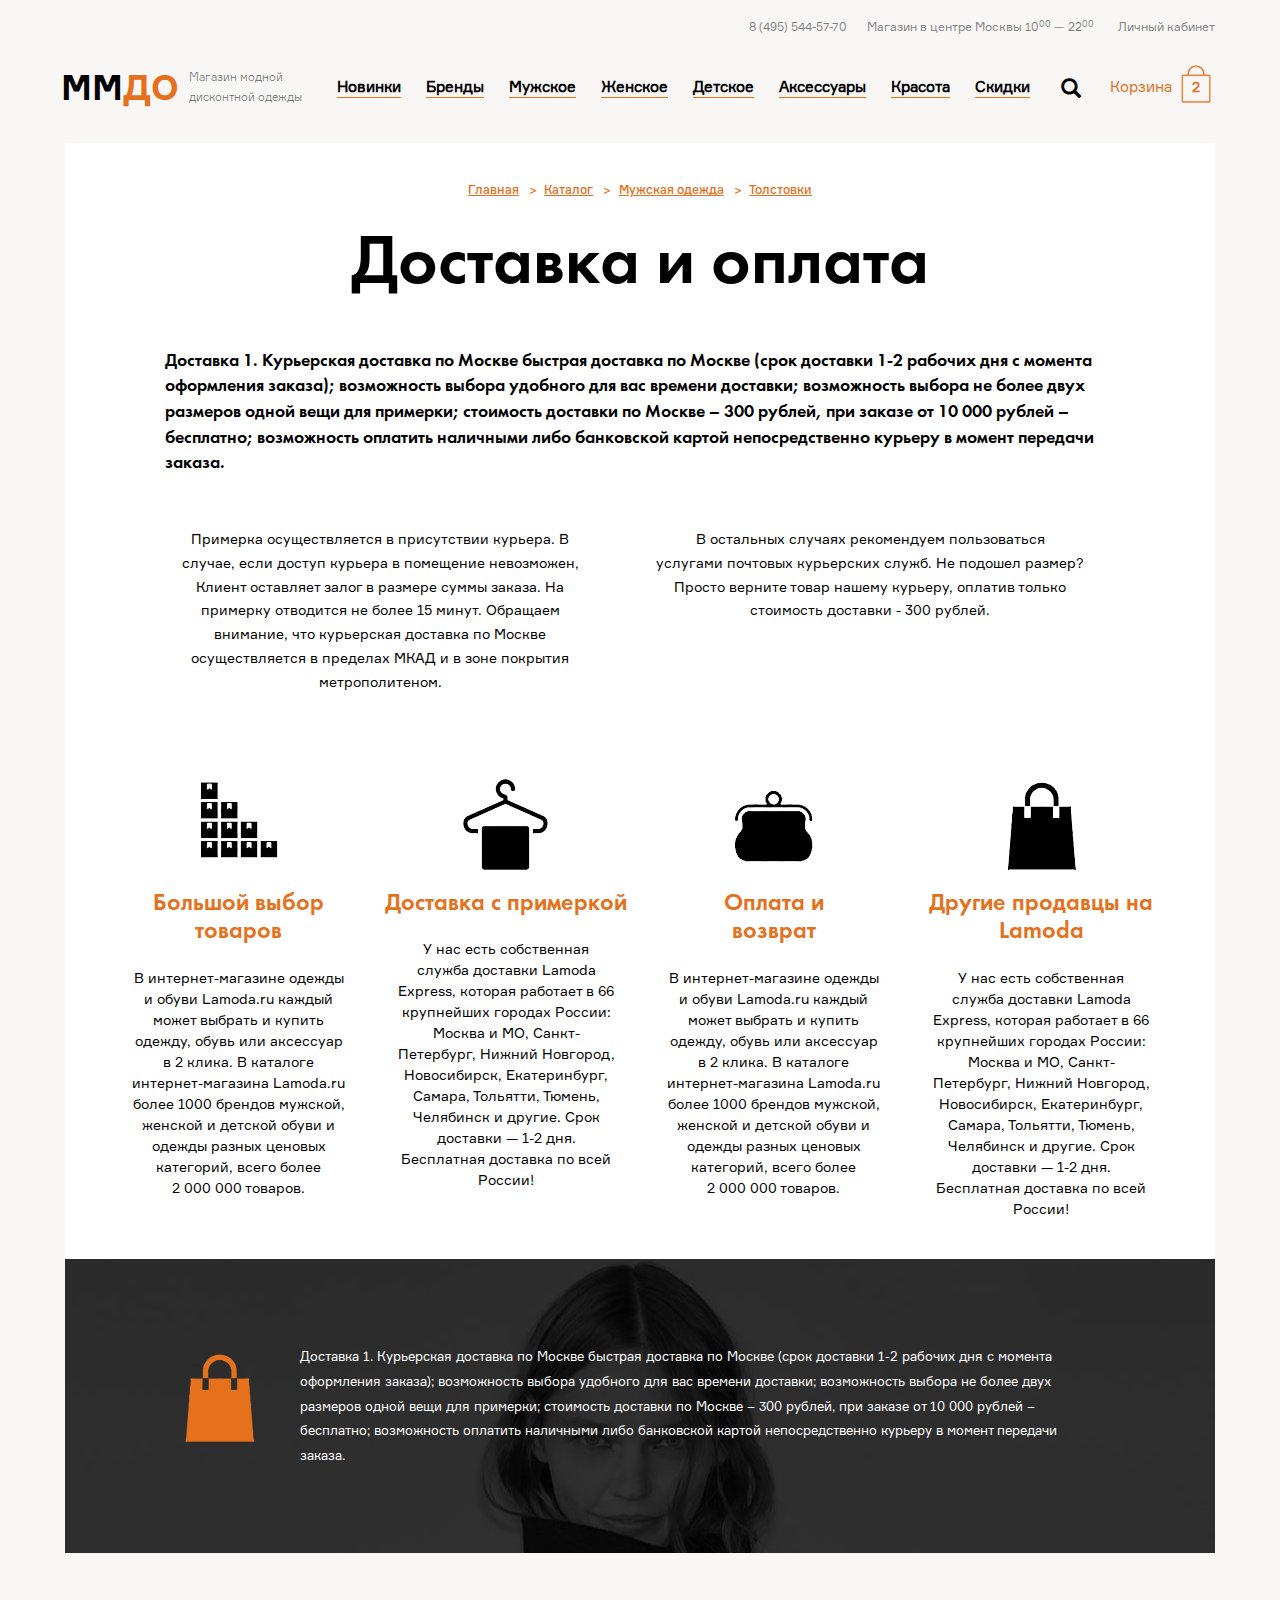
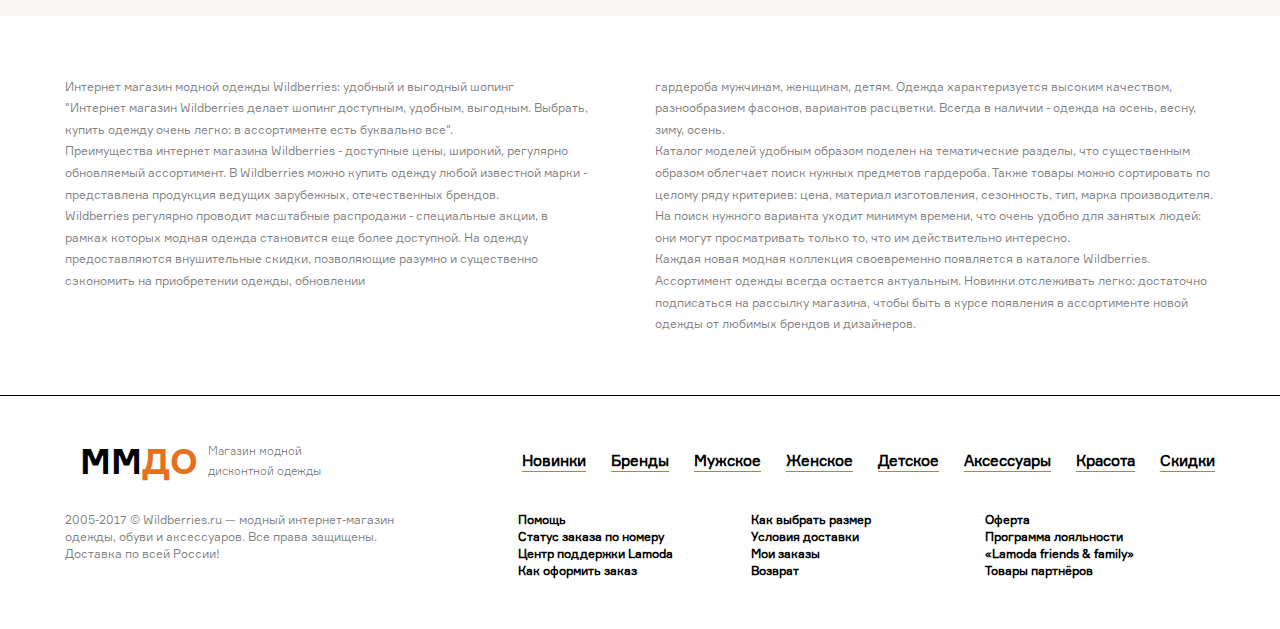
<file: www/text.html>
<!DOCTYPE html>
<html>
<head>
	<meta charset="utf-8">
	<title>MMDO</title>
	<link rel="stylesheet" type="text/css" href="css/bootstrap.min.css">
	<link rel="stylesheet" href="css/style.css" type="text/css" />
	<!-- <link href="css/style.less" rel="stylesheet/less" type="text/css" />
	<script type="text/javascript" src="js/less.min.js"></script> -->
</head>
<body>

<header>
	<div class="container">
		<ul class="nav pull-right head-1">
			<li><span>8 (495) 544-57-70</span><span>Магазин в центре Москвы 10<sup>00</sup> — 22<sup>00</sup></span></li>
			<li><a href="#">Личный кабинет</a></li>
		</ul>
		<div class="clearfix"></div>
		<nav class="navbar navbar-default">
		  <div class="container">
		    <!-- Brand and toggle get grouped for better mobile display -->
		    <div class="navbar-header">
		      <button type="button" class="navbar-toggle collapsed" data-toggle="collapse" data-target="#bs-example-navbar-collapse-1" aria-expanded="false">
		        <span class="sr-only">Toggle navigation</span>
		        <span class="icon-bar"></span>
		        <span class="icon-bar"></span>
		        <span class="icon-bar"></span>
		      </button>
		      <a class="navbar-brand" href="#"><b>ММ<i>ДО</i></b> <span>Магазин модной <br>дисконтной одежды</span></a>
		    </div>

		    <!-- Collect the nav links, forms, and other content for toggling -->
		    <div class="collapse navbar-collapse" id="bs-example-navbar-collapse-1">
		      <ul class="nav navbar-nav links">
		        <li>
		        	<a href="#" class="dropdown-toggle" data-toggle="dropdown" aria-haspopup="true" aria-expanded="false">Новинки</a>
		        	<div class="dropdown-menu">
					   <a href="#"><span>Action</span></a>
					   <a href="#"><span>Another action</span></a>
					   <a href="#"><span>Something else here</span></a>
					   <a href="#"><span>Separatek</span></a>
					</div>
		        </li>
		        <li>
		        	<a href="#"  class="dropdown-toggle" data-toggle="dropdown" aria-haspopup="true" aria-expanded="false">Бренды</a>
		        	<div class="dropdown-menu">
					   <a href="#"><span>Action</span></a>
					   <a href="#"><span>Another action</span></a>
					   <a href="#"><span>Something else here</span></a>
					   <a href="#"><span>Separatek</span></a>
					</div>
		        </li>
		        <li>
		        	<a href="#"  class="dropdown-toggle" data-toggle="dropdown" aria-haspopup="true" aria-expanded="false">Мужское</a>
		        	<div class="dropdown-menu">
					   <a href="#"><span>Action</span></a>
					   <a href="#"><span>Another action</span></a>
					   <a href="#"><span>Something else here</span></a>
					   <a href="#"><span>Separatek</span></a>
					</div>
		        </li>
		        <li>
		        	<a href="#"  class="dropdown-toggle" data-toggle="dropdown" aria-haspopup="true" aria-expanded="false">Женское</a>
		        	<div class="dropdown-menu">
					   <a href="#"><span>Action</span></a>
					   <a href="#"><span>Another action</span></a>
					   <a href="#"><span>Something else here</span></a>
					   <a href="#"><span>Separatek</span></a>
					</div>
		        </li>
		        <li>
		        	<a href="#"  class="dropdown-toggle" data-toggle="dropdown" aria-haspopup="true" aria-expanded="false">Детское</a>
		        	<div class="dropdown-menu">
					   <a href="#"><span>Action</span></a>
					   <a href="#"><span>Another action</span></a>
					   <a href="#"><span>Something else here</span></a>
					   <a href="#"><span>Separatek</span></a>
					</div>
		        </li>
		        <li>
		        	<a href="#"  class="dropdown-toggle" data-toggle="dropdown" aria-haspopup="true" aria-expanded="false">Аксессуары</a>
		        	<div class="dropdown-menu">
					   <a href="#"><span>Action</span></a>
					   <a href="#"><span>Another action</span></a>
					   <a href="#"><span>Something else here</span></a>
					   <a href="#"><span>Separatek</span></a>
					</div>
		        </li>
		        <li>
		        	<a href="#"  class="dropdown-toggle" data-toggle="dropdown" aria-haspopup="true" aria-expanded="false">Красота</a>
		        	<div class="dropdown-menu">
					   <a href="#"><span>Action</span></a>
					   <a href="#"><span>Another action</span></a>
					   <a href="#"><span>Something else here</span></a>
					   <a href="#"><span>Separatek</span></a>
					</div>
		        </li>
		        <li>
		        	<a href="#">Скидки</a>
		        </li>
		      </ul>
		      <div class="nav navbar-nav navbar-right cart-href-wrap">
		        	<a href="#">Корзина <span><img src="img/cart-ico.png">2</span></a>
		      </div>
		      <form class="navbar-form navbar-left">
		        <button type="submit" class="head-search"><span class="glyphicon glyphicon-search"></span></button>
		        <div class="form-group">
		          <input type="text" class="form-control" placeholder="Поиск по сайту">
		        </div>
		      </form>
		    </div><!-- /.navbar-collapse -->
		  </div>
		</nav>
	</div>
</header>



<section class="text-page">
	<div class="container">
		<div class="page-wrapper">
			<ol class="breadcrumb text-center">
				<li><a href="#">Главная</a></li>
				<li><a href="#">Каталог</a></li>
				<li><a href="#">Мужская одежда</a></li>
				<li class="active"><a href="#">Толстовки</a></li>
			</ol>
			<div class="cat-top">
				<h2>Доставка и оплата</h2>
			</div>
			<div class="text-cont">
				<div class="sample-bold">Доставка 1. Курьерская доставка по Москве быстрая доставка по Москве (срок доставки 1-2 рабочих дня с момента оформления заказа); возможность выбора удобного для вас времени доставки; возможность выбора не более двух размеров одной вещи для примерки; стоимость доставки по Москве – 300 рублей, при заказе от 10 000 рублей – бесплатно; возможность оплатить наличными либо банковской картой непосредственно курьеру в момент передачи заказа. </div>
				<div class="row">
					<div class="col-sm-6">
						<div class="sample-text">Примерка осуществляется в присутствии курьера. В случае, если доступ курьера в помещение невозможен, Клиент оставляет залог в размере суммы заказа. На примерку отводится не более 15 минут. Обращаем внимание, что курьерская доставка по Москве осуществляется в пределах МКАД и в зоне покрытия метрополитеном. </div>
					</div>
					<div class="col-sm-6">
						<div class="sample-text">В остальных случаях рекомендуем пользоваться<br> услугами почтовых курьерских служб. Не подошел размер? Просто верните товар нашему курьеру, оплатив только стоимость доставки - 300 рублей.</div>
					</div>
				</div>
			</div>



			<div class="i4 text-i4">
				<div class="i4-wrap">
					<div class="i4-item col-md-3 col-sm-6">
						<img src="img/i4-1.png" alt="">
						<p class="head">Большой выбор товаров</p>
						<p>В интернет-магазине одежды и обуви Lamoda.ru каждый может выбрать и купить одежду, обувь или аксессуар в 2 клика. В каталоге интернет-магазина Lamoda.ru более 1000 брендов мужской, женской и детской обуви и одежды разных ценовых категорий, всего более 2&nbsp;000&nbsp;000 товаров.</p>
					</div>
					<div class="i4-item col-md-3 col-sm-6">
						<img src="img/i4-2.png" alt="">
						<p class="head">Доставка с примеркой</p>
						<p>У нас есть собственная служба доставки Lamoda Express, которая работает в 66 крупнейших городах России: Москва и МО, Санкт-Петербург, Нижний Новгород, Новосибирск, Екатеринбург, Самара, Тольятти, Тюмень, Челябинск и другие. Срок доставки — 1-2 дня. Бесплатная доставка по всей России!</p>
					</div>
					<div class="i4-item col-md-3 col-sm-6">
						<img src="img/i4-3.png" alt="">
						<p class="head">Оплата и <br>возврат</p>
						<p>В интернет-магазине одежды и обуви Lamoda.ru каждый может выбрать и купить одежду, обувь или аксессуар в 2 клика. В каталоге интернет-магазина Lamoda.ru более 1000 брендов мужской, женской и детской обуви и одежды разных ценовых категорий, всего более 2&nbsp;000&nbsp;000 товаров.</p>
					</div>
					<div class="i4-item col-md-3 col-sm-6">
						<img src="img/i4-4.png" alt="">
						<p class="head">Другие продавцы на Lamoda</p>
						<p>У нас есть собственная служба доставки Lamoda Express, которая работает в 66 крупнейших городах России: Москва и МО, Санкт-Петербург, Нижний Новгород, Новосибирск, Екатеринбург, Самара, Тольятти, Тюмень, Челябинск и другие. Срок доставки — 1-2 дня. Бесплатная доставка по всей России!</p>
					</div>
				</div>
			</div>

			<div class="text-page-block" style="background-image: url(img/text-page-bg.jpg);">
				<div class="block-text" style="background-image: url(img/text-page-ico.png);">
					Доставка 1. Курьерская доставка по Москве быстрая доставка по Москве (срок доставки 1-2 рабочих дня с момента оформления заказа); возможность выбора удобного для вас времени доставки; возможность выбора не более двух размеров одной вещи для примерки; стоимость доставки по Москве – 300 рублей, при заказе от 10 000 рублей – бесплатно; возможность оплатить наличными либо банковской картой непосредственно курьеру в момент передачи заказа. 
				</div>
			</div>
		</div>
	</div>
	
</section>




<section class="i5">
	<div class="container">
		<div class="row">
			<div class="col-md-6">Интернет магазин модной одежды Wildberries: удобный и выгодный шопинг <br>"Интернет магазин Wildberries делает шопинг доступным, удобным, выгодным. Выбрать, купить одежду очень легко: в ассортименте есть буквально все". <br>Преимущества интернет магазина Wildberries - доступные цены, широкий, регулярно обновляемый ассортимент. В Wildberries можно купить одежду любой известной марки - представлена продукция ведущих зарубежных, отечественных брендов. <br>Wildberries регулярно проводит масштабные распродажи - специальные акции, в рамках которых модная одежда становится еще более доступной. На одежду предоставляются внушительные скидки, позволяющие разумно и существенно сэкономить на приобретении одежды, обновлении</div>
			<div class="col-md-6">гардероба мужчинам, женщинам, детям. Одежда характеризуется высоким качеством, разнообразием фасонов, вариантов расцветки. Всегда в наличии - одежда на осень, весну, зиму, осень. <br>Каталог моделей удобным образом поделен на тематические разделы, что существенным образом облегчает поиск нужных предметов гардероба. Также товары можно сортировать по целому ряду критериев: цена, материал изготовления, сезонность, тип, марка производителя. На поиск нужного варианта уходит минимум времени, что очень удобно для занятых людей: они могут просматривать только то, что им действительно интересно. <br>Каждая новая модная коллекция своевременно появляется в каталоге Wildberries. Ассортимент одежды всегда остается актуальным. Новинки отслеживать легко: достаточно подписаться на рассылку магазина, чтобы быть в курсе появления в ассортименте новой одежды от любимых брендов и дизайнеров.</div>
		</div>
	</div>
</section>



<footer>
	<div class="container">
		<div class="foot-top">
			<button type="button" class="navbar-toggle collapsed" data-toggle="collapse" data-target="#bs-example-navbar-collapse-2" aria-expanded="false">
	    	    <span class="sr-only">Toggle navigation</span>
		        <span class="icon-bar"></span>
		        <span class="icon-bar"></span>
		        <span class="icon-bar"></span>
		    </button>
			<a class="navbar-brand" href="#"><b>ММ<i>ДО</i></b> <span>Магазин модной <br>дисконтной одежды</span></a>
			<div class="clearfix visible-xs"></div>
			<ul class="nav navbar-nav links collapse navbar-collapse" id="bs-example-navbar-collapse-2">
				<li><a href="#">Новинки</a></li>
				<li><a href="#">Бренды</a></li>
				<li><a href="#">Мужское</a></li>
				<li><a href="#">Женское</a></li>
				<li><a href="#">Детское</a></li>
				<li><a href="#">Аксессуары</a></li>
				<li><a href="#">Красота</a></li>
				<li><a href="#">Скидки</a></li>
			</ul>
		</div>
		<div class="clearfix"></div>
		<div class="foot-bot">
			<div>
				<ul class="col-sm-4">
					<li><a href="#">Помощь</a></li>
					<li><a href="#">Статус заказа по номеру</a></li>
					<li><a href="#">Центр поддержки Lamoda</a></li>
					<li><a href="#">Как оформить заказ</a></li>
				</ul>
				<ul class="col-sm-4">
					<li><a href="#">Как выбрать размер</a></li>
					<li><a href="#">Условия доставки</a></li>
					<li><a href="#">Мои заказы</a></li>
					<li><a href="#">Возврат</a></li>
				</ul>
				<ul class="col-sm-4">
					<li><a href="#">Оферта</a></li>
					<li><a href="#">Программа лояльности</a></li>
					<li><a href="#">«Lamoda friends & family»</a></li>
					<li><a href="#">Товары партнёров</a></li>
				</ul>
			</div>
			<p>2005-2017 © Wildberries.ru — модный интернет-магазин одежды, обуви и аксессуаров. Все права защищены. Доставка по всей России!</p>
		</div>
	</div>
</footer>

<script src="https://ajax.googleapis.com/ajax/libs/jquery/1.12.4/jquery.min.js"></script>
<script src="js/bootstrap.min.js"></script>
<script type="text/javascript" src="js/scripts.js"></script>

</script>
</body>
</html>
</file>
<file: www/css/style.css>
/* font-family: "Formular-Regular"; */
@font-face {
  font-family: "Formular";
  src: url("../fonts/Formular-Regular.otf");
  font-style: normal;
  font-weight: normal;
}
/* font-family: "Formular-Medium"; */
@font-face {
  font-family: "Formular-Medium";
  src: url("../fonts/Formular-Medium.otf");
  font-style: normal;
  font-weight: normal;
}
/* font-family: "Formular-Light"; */
@font-face {
  font-family: "Formular-Light";
  src: url("../fonts/Formular-Light.otf");
  font-style: normal;
  font-weight: normal;
}
/* font-family: "Formular-Bold"; */
@font-face {
  font-family: "Formular-Bold";
  src: url("../fonts/Formular-Bold.otf");
  font-style: normal;
  font-weight: normal;
}
/* font-family: "FuturaDemiC"; */
@font-face {
  font-family: "FuturaDemiC";
  src: url("../fonts/futurademic.otf");
  font-style: normal;
  font-weight: normal;
}
@media (min-width: 1200px) and (max-width: 1500px) {
  .container {
    width: 1170px;
    padding: 0 10px;
  }
}
@media (min-width: 768px) {
  .nav.links li:hover .dropdown-menu {
    display: block;
    margin-top: 0;
  }
}
/*md*/
/*sm*/
/*tb*/
h2 {
  font-family: "FuturaDemiC";
  font-size: 88px;
  text-align: center;
}
@media (max-width: 1500px) {
  h2 {
    font-size: 70px;
  }
}
@media (max-width: 1200px) {
  h2 {
    font-size: 56px;
  }
}
@media (max-width: 768px) {
  h2 {
    font-size: 36px;
  }
}
.small-text {
  color: rgba(0, 0, 0, 0.5);
  font-size: 12px;
}
@media (max-width: 1200px) {
  .small-text {
    font-size: 10.5px;
  }
}
body {
  font-family: "Formular", Helvetica, Arial, sans-serif;
  font-size: 15px;
  color: #000000;
}
input:focus {
  outline: none;
}
.logo {
  font-size: 41.6px;
  font-family: "Formular-Bold";
  padding: 5px 15px;
  margin-right: 45px;
}
.logo b {
  display: inline-block;
  vertical-align: middle;
}
.logo i {
  font-style: normal;
  color: #e5711d;
}
.logo span {
  font-size: 13px;
  color: rgba(0, 0, 0, 0.6);
  display: inline-block;
  vertical-align: middle;
  font-family: "Formular-Light";
}
@media (max-width: 1500px) {
  .logo {
    font-size: 35px;
    margin-right: 20px;
  }
  .logo span {
    font-size: 11.5px;
  }
}
@media (max-width: 1200px) {
  .logo {
    position: absolute;
    top: -55px;
  }
}
@media (max-width: 768px) {
  .logo {
    position: static;
    height: auto;
    margin-right: -15px;
    padding-left: 0;
    font-size: 28px;
  }
  .logo span {
    font-size: 11px;
    line-height: 1.3;
  }
}
.links-nav li {
  padding: 15px 0;
}
.links-nav li + li {
  margin-left: 45px;
}
.links-nav .dropdown-menu {
  padding: 5px 15px 2px;
  left: -15px;
  background-color: #f8f7f5;
  top: 90%;
}
.links-nav .dropdown-menu a {
  color: #000;
  display: block;
  border-bottom: none !important;
  margin-bottom: 8px;
  font-weight: normal;
  font-size: 15px;
}
.links-nav .dropdown-menu a:hover {
  text-decoration: none;
}
.links-nav .dropdown-menu a:hover span {
  border-bottom: none !important;
}
.links-nav .dropdown-menu a span {
  border-bottom: 1px solid #e5711d !important;
}
.links-nav a {
  font-size: 17px;
  padding: 0;
  font-weight: 600;
  border-bottom: 1px solid #e5711d !important;
  transition: border-bottom 0.2s;
}
.links-nav a:hover {
  border-bottom-color: transparent;
}
@media (max-width: 1500px) {
  .links-nav a {
    font-size: 15px;
  }
  .links-nav li + li {
    margin-left: 25px;
  }
}
@media (max-width: 1200px) {
  .links-nav li {
    padding: 10px 0;
  }
}
@media (max-width: 992px) {
  .links-nav li + li {
    margin-left: 20px;
  }
}
@media (max-width: 768px) {
  .links-nav {
    margin: 0;
    float: none !important;
  }
  .links-nav .open > .dropdown-menu {
    display: none;
  }
  .links-nav .dropdown-menu {
    position: static !important;
    float: none !important;
    border: none !important;
    box-shadow: none !important;
    padding: 20px 15px 5px;
  }
  .links-nav .dropdown-menu a {
    text-align: center;
  }
  .links-nav li {
    display: block;
    text-align: center;
    padding: 5px 0;
  }
  .links-nav li a {
    display: inline-block;
    padding: 0;
  }
  .links-nav li + li {
    margin-left: 0 !important;
  }
}
.tags {
  text-align: center;
  margin-bottom: 45px;
}
.tags li {
  display: inline-block;
  line-height: 1;
}
.tags li a {
  display: inline-block;
  border-bottom: 1px solid rgba(229, 113, 29, 0.7);
  color: #e5711d;
}
.tags li a:hover {
  text-decoration: none;
  border-bottom: none;
}
.tags li + li {
  margin-left: 16px;
}
@media (max-width: 1500px) {
  .tags {
    margin-bottom: 35px;
  }
}
@media (max-width: 768px) {
  .tags li {
    font-size: 11px;
  }
  .tags li + li {
    margin-left: 7px;
  }
}
.cart-href {
  display: inline-block;
  width: 48px;
  height: 48px;
  border-radius: 24px;
  background-color: #e5711d;
  background-image: url("../img/cart-ico-white.png");
  background-size: 22px;
  background-position: center 10px;
  background-repeat: no-repeat;
  transition: background 0.2s;
}
@media (max-width: 1200px) {
  .cart-href {
    height: 40px;
    width: 40px;
    background-size: 19px;
    background-position: 10px 8px;
  }
}
.cart-href:hover {
  background-color: #a34f13;
}
.price {
  font-size: 17px;
  font-family: "Formular-Medium";
}
@media (max-width: 1500px) {
  .price {
    font-size: 15px;
  }
}
@media (max-width: 992px) {
  .price {
    font-size: 13px;
  }
}
.price.old {
  color: #898989;
  text-decoration: line-through;
}
.breadcrumb {
  background-color: transparent;
  margin-bottom: 10px;
  font-size: 12px;
  font-family: "Formular-Medium";
}
.breadcrumb a {
  color: #e5711d;
  text-decoration: underline;
}
.breadcrumb > li + li:before {
  content: ">";
  color: #e5711d;
  padding: 0 7.5px 0 7px;
}
@media (max-width: 768px) {
  .breadcrumb {
    padding: 5px 0;
    font-size: 9px;
  }
  .breadcrumb > li + li:before {
    padding: 0 4px;
  }
}
.pagination-wrap {
  text-align: center;
}
.pagination-wrap li a {
  width: 52px;
  height: 52px;
  padding: 0;
  text-align: center;
  line-height: 48px;
  border-radius: 26px !important;
  margin: 0 3px;
  border: 3px solid #eaeaea;
  color: #000;
}
.pagination-wrap li a:hover {
  background-color: #fff;
  color: #000;
}
.pagination-wrap li.active a,
.pagination-wrap li.active a:hover {
  background-color: #fff;
  border-color: #e5711d;
  color: #000;
}
@media (max-width: 768px) {
  .pagination-wrap li a {
    width: 40px;
    height: 40px;
    line-height: 34px;
  }
}
.selectize-control .selectize-input {
  display: inline-block;
  width: 198px;
  border: 3px solid #e5711d;
  height: 52px;
  border-radius: 26px;
  padding: 0 15px;
  line-height: 45px;
}
.selectize-control .selectize-input .item {
  width: auto;
  border: none;
}
.selectize-control .selectize-dropdown,
.selectize-control .selectize-input,
.selectize-control .selectize-input input {
  font-size: 15px;
}
.selectize-control .active {
  color: #000;
}
.selectize-control.single .selectize-input.dropdown-active:after {
  content: "\e260";
  border: none;
}
.selectize-control.single .selectize-input:after {
  font-family: "Glyphicons Halflings";
  content: "\e259";
  border: none;
  width: auto;
  height: auto;
  top: 12%;
}
@media (max-width: 1200px) {
  .selectize-control .selectize-input {
    height: 42px;
    line-height: 35px;
    width: 150px;
  }
  .selectize-control .selectize-dropdown,
  .selectize-control .selectize-input,
  .selectize-control .selectize-input input {
    font-size: 11px;
    padding: 0 10px;
  }
}
.buttons {
  width: 1370px;
  position: absolute;
  margin: 0 auto;
  right: 0;
  left: 0;
}
.buttons button {
  width: 65px;
  height: 65px;
  border-radius: 32px;
  border: none;
  vertical-align: top;
  position: relative;
  z-index: 2;
}
.buttons .menu {
  float: left;
  line-height: 0;
  background-color: #e5711d;
  padding-top: 8px;
}
.buttons .menu span {
  display: inline-block;
  width: 32px;
  height: 2px;
  background-color: #fff;
  margin-bottom: 5px;
}
.buttons .cart {
  float: right;
  background-color: #e5dd00;
  color: #e5711d;
}
.buttons .cart img {
  width: 32px;
}
.buttons .cart span {
  position: absolute;
  margin: auto;
  top: 26px;
  bottom: 0;
  left: 0;
  right: 0;
}
@media (max-width: 1500px) {
  .buttons {
    width: 1100px;
  }
}
@media (max-width: 1200px) {
  .buttons {
    width: 886px;
  }
}
@media (max-width: 992px) {
  .buttons {
    position: static;
    width: auto;
    padding: 0 15px;
    margin-bottom: 15px;
    margin-top: -5px;
  }
  .buttons button {
    width: 52px;
    height: 52px;
  }
  .buttons .cart img {
    width: 25px;
  }
  .buttons .cart span {
    top: 20px;
  }
  .buttons .menu span {
    width: 28px;
  }
  .buttons:after {
    content: " ";
    display: block;
    clear: both;
  }
}
.navbar-toggle {
  border-color: #e5711d !important;
  margin: 0;
  height: 34px;
  padding: 9px 8px;
}
.navbar-toggle span {
  background-color: #e5711d !important;
  transition: transform 1s cubic-bezier(0.18, 0.89, 0.32, 1.28);
}
.navbar-toggle:not(.collapsed) span:nth-child(2) {
  transform: rotateZ(45deg) translateY(2px) translateX(2px);
}
.navbar-toggle:not(.collapsed) span:nth-child(3) {
  transform: rotateZ(315deg) translateY(-2px) translateX(2px);
}
.navbar-toggle:not(.collapsed) span:last-child {
  display: none;
}
.cat-top {
  text-align: center;
  position: relative;
  margin: 0 auto;
}
.cat-top p {
  margin: 15px auto 18px;
  max-width: 700px;
}
@media (max-width: 1500px) {
  .cat-top {
    font-size: 14px;
  }
  .cat-top p {
    max-width: 500px;
  }
}
@media (max-width: 768px) {
  .cat-top {
    font-size: 11px;
  }
}
.item {
  width: 280px;
  float: left;
  border: 1px solid #ebebeb;
  transition: box-shadow 0.5s;
}
.item + .item {
  margin-left: 15px;
}
.item:hover {
  -webkit-box-shadow: 0px 0px 15px 0 rgba(0, 0, 0, 0.25);
  -moz-box-shadow: 0px 0px 15px 0 rgba(0, 0, 0, 0.25);
  box-shadow: 0px 0px 15px 0 rgba(0, 0, 0, 0.25);
}
.item .img-wrap {
  position: relative;
  height: 340px;
}
.item .img-wrap img {
  width: 100%;
}
.item .cart-href {
  display: inline-block;
  width: 48px;
  height: 48px;
  border-radius: 24px;
  background-color: #e5711d;
  background-image: url("../img/cart-ico-white.png");
  background-size: 22px;
  background-position: center 10px;
  background-repeat: no-repeat;
  transition: background 0.2s;
  position: absolute;
  bottom: -24px;
  right: 20px;
}
@media (max-width: 1200px) {
  .item .cart-href {
    height: 40px;
    width: 40px;
    background-size: 19px;
    background-position: 10px 8px;
  }
}
.item .cart-href:hover {
  background-color: #a34f13;
}
.item .text-wrap {
  padding: 20px 65px 10px 28px;
  overflow: hidden;
}
.item .text-wrap p {
  font-size: 12px;
  color: #e5711d;
  margin: 5px 0 0 -4px;
  min-height: 35px;
  text-align: left !important;
}
@media (max-width: 1500px) {
  .item {
    width: 223px;
  }
  .item .img-wrap {
    height: 270px;
  }
  .item .cart-href {
    right: 10px;
    bottom: -10px;
  }
  .item .text-wrap {
    padding: 10px 40px 10px 20px;
  }
}
.prod-spec {
  margin-top: 35px;
  font-size: 12px;
}
.prod-spec li {
  overflow: hidden;
  margin-bottom: 15px;
}
.prod-spec .spec-left {
  opacity: 0.5;
}
button {
  outline: none;
}
ul {
  list-style: none;
  padding-left: 0;
}
b {
  font-weight: normal;
}
header {
  background-color: #f8f7f5;
}
header .navbar-default {
  background-color: #f8f7f5;
}
header .navbar-default .container {
  margin-left: -15px;
}
header .head-1 {
  padding: 15px 0 25px;
}
header .head-1 li,
header .head-1 a {
  display: inline-block;
  padding: 0;
  color: rgba(0, 0, 0, 0.5);
  font-size: 12px;
}
@media (max-width: 1200px) {
  header .head-1 li,
  header .head-1 a {
    font-size: 10.5px;
  }
}
header .head-1 span {
  margin-right: 20px;
}
header .navbar-brand {
  font-size: 41.6px;
  font-family: "Formular-Bold";
  padding: 5px 15px;
  margin-right: 45px;
}
header .navbar-brand b {
  display: inline-block;
  vertical-align: middle;
}
header .navbar-brand i {
  font-style: normal;
  color: #e5711d;
}
header .navbar-brand span {
  font-size: 13px;
  color: rgba(0, 0, 0, 0.6);
  display: inline-block;
  vertical-align: middle;
  font-family: "Formular-Light";
}
@media (max-width: 1500px) {
  header .navbar-brand {
    font-size: 35px;
    margin-right: 20px;
  }
  header .navbar-brand span {
    font-size: 11.5px;
  }
}
@media (max-width: 1200px) {
  header .navbar-brand {
    position: absolute;
    top: -55px;
  }
}
@media (max-width: 768px) {
  header .navbar-brand {
    position: static;
    height: auto;
    margin-right: -15px;
    padding-left: 0;
    font-size: 28px;
  }
  header .navbar-brand span {
    font-size: 11px;
    line-height: 1.3;
  }
}
header .links li {
  padding: 15px 0;
}
header .links li + li {
  margin-left: 45px;
}
header .links .dropdown-menu {
  padding: 5px 15px 2px;
  left: -15px;
  background-color: #f8f7f5;
  top: 90%;
}
header .links .dropdown-menu a {
  color: #000;
  display: block;
  border-bottom: none !important;
  margin-bottom: 8px;
  font-weight: normal;
  font-size: 15px;
}
header .links .dropdown-menu a:hover {
  text-decoration: none;
}
header .links .dropdown-menu a:hover span {
  border-bottom: none !important;
}
header .links .dropdown-menu a span {
  border-bottom: 1px solid #e5711d !important;
}
header .links a {
  font-size: 17px;
  padding: 0;
  font-weight: 600;
  border-bottom: 1px solid #e5711d !important;
  transition: border-bottom 0.2s;
}
header .links a:hover {
  border-bottom-color: transparent;
}
@media (max-width: 1500px) {
  header .links a {
    font-size: 15px;
  }
  header .links li + li {
    margin-left: 25px;
  }
}
@media (max-width: 1200px) {
  header .links li {
    padding: 10px 0;
  }
}
@media (max-width: 992px) {
  header .links li + li {
    margin-left: 20px;
  }
}
@media (max-width: 768px) {
  header .links {
    margin: 0;
    float: none !important;
  }
  header .links .open > .dropdown-menu {
    display: none;
  }
  header .links .dropdown-menu {
    position: static !important;
    float: none !important;
    border: none !important;
    box-shadow: none !important;
    padding: 20px 15px 5px;
  }
  header .links .dropdown-menu a {
    text-align: center;
  }
  header .links li {
    display: block;
    text-align: center;
    padding: 5px 0;
  }
  header .links li a {
    display: inline-block;
    padding: 0;
  }
  header .links li + li {
    margin-left: 0 !important;
  }
}
header .navbar-form {
  margin-left: 25px;
  padding-right: 5px;
  position: relative;
}
header .navbar-form input.form-control {
  opacity: 0;
  width: 1000px;
  height: 54px;
  border: none;
  border-radius: 27px;
  position: absolute;
  right: 0;
  top: -15px;
  box-shadow: none;
  padding: 0 18px 0 38px;
  z-index: -1;
  transition: all 0.4s;
}
header .navbar-form input.form-control:hover {
  z-index: 1;
  opacity: 1;
}
header .navbar-form button.head-search {
  background-color: transparent;
  border: none;
  position: relative;
  font-size: 20px;
  z-index: 2;
}
header .navbar-form button.head-search:hover + div input.form-control {
  opacity: 1;
  z-index: 1;
}
header .navbar-right {
  margin-right: -15px;
}
header .navbar-right a {
  padding: 0;
  display: inline-block;
  color: #e5711d;
  font-size: 15px;
  margin-top: 8px;
}
header .navbar-right a span {
  display: inline-block;
  margin: -15px 0 0 5px;
  position: relative;
  height: 51px;
  width: 41px;
  line-height: 60px;
  text-align: center;
  font-weight: 600;
  color: #e5711d;
  font-size: 16px;
}
header .navbar-right a span img {
  position: absolute;
  top: 0;
  left: 0;
}
@media (max-width: 1500px) {
  header .navbar-form {
    margin-left: 10px;
  }
  header .navbar-form input.form-control {
    width: 780px;
    height: 48px;
    top: -10px;
  }
  header .navbar-right a {
    padding-top: 2px;
  }
  header .navbar-right a span {
    width: 30px;
    height: 38px;
    font-size: 14px;
  }
  header .navbar-right a span img {
    width: 100%;
    top: 8px;
  }
}
@media (max-width: 1200px) {
  header .navbar-default {
    min-height: 50px;
    margin-bottom: 10px;
  }
  header .navbar-form {
    margin: 9px 15px;
  }
  header .navbar-brand {
    margin-left: 0 !important;
  }
}
@media (max-width: 992px) {
  header .navbar-default {
    margin-bottom: 20px;
  }
  header .navbar-default .container {
    width: auto;
  }
  header .navbar-collapse {
    padding: 0;
  }
  header .navbar-form {
    margin: 9px 0px;
    padding: 0;
    margin: 0;
    position: relative;
  }
  header .navbar-form input.form-control {
    width: 540px;
    display: block;
    opacity: 1;
    position: static;
    z-index: 1;
  }
  header .navbar-form button.head-search {
    position: absolute;
    right: 10px;
    top: 0;
    bottom: 0;
    margin: auto;
  }
  header .links {
    margin-bottom: 10px;
  }
}
@media (max-width: 768px) {
  header .head-1 {
    padding: 10px 0;
    float: none !important;
  }
  header .head-1 li {
    display: block;
  }
  header .head-1 span {
    display: block;
  }
  header .navbar-header {
    margin: 0 0 10px !important;
  }
  header .navbar-default {
    min-height: auto;
  }
  header .navbar-form {
    padding: 0 15px;
  }
  header .navbar-form input.form-control {
    width: 100%;
  }
  header .navbar-form button.head-search {
    right: 25px;
    top: 4px;
  }
  header .navbar-right {
    margin: 0;
    padding: 0px 15px 20px;
    text-align: center;
  }
}
footer {
  position: relative;
  padding: 40px 0;
  border-top: 1px solid #000;
}
footer a,
footer a:hover {
  color: #000000;
}
footer .navbar-brand {
  font-size: 41.6px;
  font-family: "Formular-Bold";
  padding: 5px 15px;
  margin-right: 45px;
}
footer .navbar-brand b {
  display: inline-block;
  vertical-align: middle;
}
footer .navbar-brand i {
  font-style: normal;
  color: #e5711d;
}
footer .navbar-brand span {
  font-size: 13px;
  color: rgba(0, 0, 0, 0.6);
  display: inline-block;
  vertical-align: middle;
  font-family: "Formular-Light";
}
@media (max-width: 1500px) {
  footer .navbar-brand {
    font-size: 35px;
    margin-right: 20px;
  }
  footer .navbar-brand span {
    font-size: 11.5px;
  }
}
@media (max-width: 1200px) {
  footer .navbar-brand {
    position: absolute;
    top: -55px;
  }
}
@media (max-width: 768px) {
  footer .navbar-brand {
    position: static;
    height: auto;
    margin-right: -15px;
    padding-left: 0;
    font-size: 28px;
  }
  footer .navbar-brand span {
    font-size: 11px;
    line-height: 1.3;
  }
}
footer .links {
  float: right;
}
footer .links li {
  padding: 15px 0;
}
footer .links li + li {
  margin-left: 45px;
}
footer .links .dropdown-menu {
  padding: 5px 15px 2px;
  left: -15px;
  background-color: #f8f7f5;
  top: 90%;
}
footer .links .dropdown-menu a {
  color: #000;
  display: block;
  border-bottom: none !important;
  margin-bottom: 8px;
  font-weight: normal;
  font-size: 15px;
}
footer .links .dropdown-menu a:hover {
  text-decoration: none;
}
footer .links .dropdown-menu a:hover span {
  border-bottom: none !important;
}
footer .links .dropdown-menu a span {
  border-bottom: 1px solid #e5711d !important;
}
footer .links a {
  font-size: 17px;
  padding: 0;
  font-weight: 600;
  border-bottom: 1px solid #e5711d !important;
  transition: border-bottom 0.2s;
}
footer .links a:hover {
  border-bottom-color: transparent;
}
@media (max-width: 1500px) {
  footer .links a {
    font-size: 15px;
  }
  footer .links li + li {
    margin-left: 25px;
  }
}
@media (max-width: 1200px) {
  footer .links li {
    padding: 10px 0;
  }
}
@media (max-width: 992px) {
  footer .links li + li {
    margin-left: 20px;
  }
}
@media (max-width: 768px) {
  footer .links {
    margin: 0;
    float: none !important;
  }
  footer .links .open > .dropdown-menu {
    display: none;
  }
  footer .links .dropdown-menu {
    position: static !important;
    float: none !important;
    border: none !important;
    box-shadow: none !important;
    padding: 20px 15px 5px;
  }
  footer .links .dropdown-menu a {
    text-align: center;
  }
  footer .links li {
    display: block;
    text-align: center;
    padding: 5px 0;
  }
  footer .links li a {
    display: inline-block;
    padding: 0;
  }
  footer .links li + li {
    margin-left: 0 !important;
  }
}
footer .links li + li {
  margin-left: 40px;
}
footer .foot-bot {
  margin-top: 25px;
}
footer .foot-bot p {
  color: rgba(0, 0, 0, 0.5);
  font-size: 12px;
  max-width: 430px;
  float: left;
}
@media (max-width: 1200px) {
  footer .foot-bot p {
    font-size: 10.5px;
  }
}
footer .foot-bot div {
  width: 835px;
  float: right;
  margin-right: 53px;
}
footer .foot-bot div ul {
  list-style: none;
  font-size: 12px;
  font-weight: bold;
}
footer .collapse {
  padding: 0;
}
@media (max-width: 1500px) {
  footer .links li + li {
    margin-left: 25px;
  }
  footer .foot-bot {
    margin-top: 15px;
  }
  footer .foot-bot p {
    max-width: 350px;
  }
  footer .foot-bot div {
    width: 700px;
    margin-right: 12px;
  }
}
@media (max-width: 1200px) {
  footer .navbar-brand {
    position: static;
  }
  footer .links {
    float: left;
  }
  footer .links li + li {
    margin-left: 35px;
  }
  footer .foot-bot p {
    max-width: 280px;
  }
  footer .foot-bot div {
    width: 640px;
  }
}
@media (max-width: 992px) {
  footer .links li + li {
    margin-left: 20px;
  }
  footer .foot-bot div {
    float: none;
    margin-bottom: 15px;
    margin-left: -15px;
    overflow: hidden;
  }
  footer .foot-bot:after {
    content: " ";
    display: block;
    clear: both;
  }
}
@media (max-width: 768px) {
  footer .foot-bot div {
    width: auto;
    float: none;
  }
  footer .foot-bot p {
    float: none;
  }
}
.i1 {
  background-color: #f8f7f5;
}
.i1 .slick-dots {
  text-align: center;
  position: absolute;
  width: 100%;
  bottom: 5px;
}
.i1 .slick-dots li {
  display: inline-block;
  font-size: 0;
  margin: 7px;
}
.i1 .slick-dots li.slick-active button {
  background-color: #e5711d;
}
.i1 .slick-dots button {
  border: none;
  background-color: #fff;
  width: 16px;
  height: 16px;
  border-radius: 8px;
}
.i1 .slide {
  color: #fff;
  position: relative;
}
.i1 .slide .text-box {
  position: absolute;
  top: 205px;
  left: 100px;
  transition: left 0.5s;
}
.i1 .slide .text-box.animatedScale {
  left: 0px;
}
.i1 .slide hr {
  width: 115px;
  height: 4px;
  border: none;
  background-color: #fff;
  margin-bottom: 35px;
  margin-left: 0;
}
.i1 .slide h2 {
  font-size: 88px;
  font-family: "FuturaDemiC";
  text-align: left;
  text-shadow: 1px 1px 5px rgba(0, 0, 0, 0.2);
}
.i1 .slide p {
  font-size: 15px;
  max-width: 550px;
  margin-bottom: 40px;
  text-shadow: 0px 0px 5px rgba(0, 0, 0, 0.4);
}
.i1 .slide a {
  display: inline-block;
  transition: background-color 0.4s;
  width: 150px;
  height: 48px;
  background-color: #e5711d;
  font-size: 17px;
  font-weight: 600;
  text-align: center;
  line-height: 48px;
  color: #fff;
  border-radius: 24px;
}
.i1 .slide a:hover {
  text-decoration: none;
  background-color: #a34f13;
}
.i1 .slide img {
  transform: scale(1);
  transform-origin: center center;
  transition: transform 0.3s;
}
.i1 .slide img.animatedScale {
  transform: scale(1.2);
}
@media (max-width: 1500px) {
  .i1 .slide hr {
    margin-bottom: 25px;
  }
  .i1 .slide h2 {
    font-size: 70px;
  }
  .i1 .slide p {
    font-size: 14px;
    margin-bottom: 30px;
  }
  .i1 .slide a {
    font-size: 16px;
    height: 40px;
    width: 120px;
    line-height: 40px;
  }
}
@media (max-width: 1200px) {
  .i1 .slide .text-box {
    top: 80px;
    left: 40px;
  }
  .i1 .slide img {
    width: 100%;
  }
  .i1 .slide h2 {
    font-size: 56px;
    margin-left: 0;
  }
  .i1 .slide p {
    font-size: 13px;
    max-width: 400px;
  }
}
@media (max-width: 992px) {
  .i1 .slide .text-box {
    top: auto;
    bottom: 35px;
  }
  .i1 .slide p {
    margin-bottom: 15px;
    font-size: 11px;
  }
  .i1 .slide hr {
    margin-bottom: 0;
  }
  .i1 .slide h2 {
    margin-top: 10px;
    font-size: 36px;
  }
  .i1 .slide a {
    height: 25px;
    line-height: 25px;
    font-size: 14px;
  }
}
@media (max-width: 768px) {
  .i1 .container {
    padding: 0;
  }
  .i1 .slide img {
    min-width: 480px;
    width: 100%;
  }
  .i1 .slide .text-box {
    left: 15px;
  }
  .i1 .slide p {
    font-size: 10.5px;
    margin-bottom: 10px;
  }
  .i1 .slide hr {
    height: 2px;
  }
  .i1 .slide h2 {
    font-size: 22px;
    margin: 5px 0;
  }
  .i1 .slide a {
    width: auto;
    padding: 0 5px;
    font-size: 12px;
    height: 20px;
    line-height: 20px;
  }
  .i1 .slick-dots {
    margin-bottom: 0;
  }
  .i1 .slick-dots li {
    margin: 4px;
  }
  .i1 .slick-dots button {
    width: 12px;
    height: 12px;
  }
}
.i2 {
  background-color: #f8f7f5;
  /*i2-animations*/
}
.i2 .row {
  margin: 0;
}
.i2 .col-md-6 {
  padding: 0;
}
.i2 .i2-wrap {
  padding: 75px 0 100px;
  background: #ffffff;
  /* Old browsers */
  background: -moz-linear-gradient(top, #ffffff 0%, #ffffff 69%, #f8f7f5 0%, #f8f7f5 100%);
  /* FF3.6-15 */
  background: -webkit-linear-gradient(top, #ffffff 0%, #ffffff 69%, #f8f7f5 0%, #f8f7f5 100%);
  /* Chrome10-25,Safari5.1-6 */
  background: linear-gradient(to bottom, #ffffff 0%, #ffffff 69%, #f8f7f5 0%, #f8f7f5 100%);
  /* W3C, IE10+, FF16+, Chrome26+, Opera12+, Safari7+ */
  filter: progid:DXImageTransform.Microsoft.gradient( startColorstr='#ffffff', endColorstr='#f8f7f5',GradientType=0 );
  transition: top 0.1s opacity 0.1s;
  position: relative;
}
.i2 .left-top {
  width: 470px;
  margin-bottom: 65px;
  margin-left: 65px;
}
.i2 .left-top p {
  font-size: 15px;
  margin-top: 13px;
  margin-bottom: 15px;
  line-height: 1.7;
}
.i2 .left-top form {
  position: relative;
}
.i2 .left-top form input {
  width: 100%;
  height: 53px;
  border: 3px solid #e5711d;
  border-radius: 27px;
  font-size: 15px;
  padding: 0 27px;
  transition: box-shadow 0.5s;
  -webkit-box-shadow: 0px 0px 0px 0 rgba(0, 0, 0, 0);
  -moz-box-shadow: 0px 0px 0px 0 rgba(0, 0, 0, 0);
  box-shadow: 0px 0px 0px 0 rgba(0, 0, 0, 0);
}
.i2 .left-top form input:focus {
  box-shadow: none;
}
.i2 .left-top form button.head-search {
  background-color: transparent;
  border: none;
  position: absolute;
  right: 20px;
  top: 14px;
  font-size: 20px;
  z-index: 2;
}
.i2 .left-top form:hover input {
  -webkit-box-shadow: 0px 0px 25px 0 rgba(0, 0, 0, 0.25);
  -moz-box-shadow: 0px 0px 25px 0 rgba(0, 0, 0, 0.25);
  box-shadow: 0px 0px 25px 0 rgba(0, 0, 0, 0.25);
}
.i2 .i2-item {
  position: relative;
}
.i2 .i2-item-wrap {
  transform: scale(1);
  position: absolute;
  transition: transform 0.3s;
  top: 0;
  left: 0;
  right: 0;
  bottom: 0;
}
.i2 .i2-item-wrap.animateBigger {
  transform: scale(1.2);
}
.i2 h2 {
  color: #e5711d;
  text-align: left;
  margin-top: 0;
  line-height: 0.8;
}
.i2 .i2-left {
  text-align: right;
  font-size: 0;
}
.i2 .i2-right {
  float: right;
}
.i2 .i2-left .i2-item {
  display: inline-block;
  text-align: left;
  font-size: 12px;
}
.i2 .i2-item {
  background-repeat: no-repeat !important;
  position: relative;
}
.i2 .i2-item .i2-item-wrap {
  padding: 40px 33px;
}
.i2 .i2-item h2 {
  display: inline-block;
  font-size: 36px;
  margin: 0;
  position: relative;
  z-index: 2;
  line-height: 1.1;
  border-bottom: 2px solid #e5711d;
}
.i2 .i2-item .img-wrap {
  position: absolute;
  bottom: 0;
  right: 0;
}
.i2 .i2-item .img-wrap img {
  transform: scale(1);
  transition: transform 0.5s;
}
.i2 .i2-item .price {
  color: #000;
  margin-right: 7px;
}
.i2 .i2-item .price.old {
  color: #898989;
}
.i2 .i2-item .i2-item-bot {
  width: 200px;
  position: absolute;
  z-index: 2;
  bottom: 35px;
}
.i2 .i2-item .i2-item-bot .prod-name {
  display: inline-block;
  margin-top: 3px;
  width: 170px;
}
.i2 .i2-item .i2-item-bot .prod-name a {
  font-size: 12px;
  border-bottom: 1px solid #e5711d;
  color: #e5711d;
}
.i2 .i2-item .i2-item-bot .prod-name a:hover {
  border-bottom-color: transparent;
  text-decoration: none;
}
.i2 .i2-item .i2-item-bot .cart-href {
  margin-top: 20px;
}
.i2 .i2-item .item-reload {
  font-size: 30px;
  color: #e5711d;
  position: absolute;
  right: 22px;
  top: 22px;
  z-index: 2;
  transition: transform .15s;
}
.i2 .i2-item .item-reload:active {
  transform: rotateZ(20deg);
}
.i2 .i2-item:hover .img-wrap img {
  transform: scale(1.1);
}
.i2 .jackets {
  width: 630px;
  height: 436px;
}
.i2 .t-shirts {
  position: relative;
  bottom: 5px;
  width: 525px;
  height: 525px;
}
.i2 .dark-bg .price {
  color: #fff;
}
.i2 .dark-bg .item-reload {
  color: #fff;
}
.i2 .jeans {
  width: 633px;
  height: 525px;
  bottom: 0;
}
.i2 .shirts {
  width: 437px;
  height: 525px;
}
.i2 .text-white h2,
.i2 .text-white .price,
.i2 .text-white .price.old,
.i2 .text-white .item-reload {
  color: #fff;
}
.i2 .text-white h2 {
  border-bottom-color: #fff;
}
.i2 .text-white .i2-item-bot .prod-name a {
  color: #fff;
  border-bottom-color: #fff;
}
.i2 .text-white .i2-item-bot .cart-href {
  background-color: #222222;
}
.i2 .text-white .i2-item-bot .cart-href:hover {
  background-color: #000;
}
.i2 .accessories {
  width: 257px;
  height: 369px;
  display: inline-block;
  vertical-align: bottom;
}
.i2 .accessories .i2-item-wrap {
  padding-top: 15px;
}
.i2 .accessories .i2-item-bot {
  width: 130px;
  bottom: 30px;
}
.i2 .accessories .i2-item-bot .prod-name {
  width: 125px;
}
.i2 .accessories .cart-href {
  position: absolute;
  bottom: 0;
  right: -65px;
}
.i2 .shoes {
  width: 473px;
  height: 462px;
}
.i2 .tags-wrap {
  margin-top: 165px;
  margin-left: 60px;
  float: left;
}
.i2 .tags-wrap h2 {
  font-size: 36px;
  color: #000;
  margin-bottom: 25px;
}
.i2 .tags-wrap .tags {
  width: 550px;
  text-align: left;
  margin-bottom: 0;
  margin-left: -5px;
}
.i2 .tags-wrap .tags li {
  margin: 0 5px;
  font-size: 12px;
}
@media (max-width: 1500px) {
  .i2 .i2-wrap {
    padding: 70px 0 60px;
  }
  .i2 .left-top {
    width: 440px;
    margin-left: 40px;
    margin-bottom: 30px;
  }
  .i2 .left-top p {
    font-size: 14px;
  }
  .i2 .left-top form input {
    height: 45px;
  }
  .i2 .left-top form button.head-search {
    top: 10px;
  }
  .i2 .i2-item .i2-item-wrap {
    padding: 30px 25px;
  }
  .i2 .i2-item h2 {
    font-size: 24px;
  }
  .i2 .i2-item .img-wrap img {
    max-width: 100%;
  }
  .i2 .jackets {
    width: 90%;
    height: 370px;
  }
  .i2 .t-shirts {
    width: 80%;
    height: 460px;
  }
  .i2 .jeans {
    width: 90%;
    height: 425px;
  }
  .i2 .shirts {
    width: 60%;
    height: 410px;
  }
  .i2 .accessories {
    width: 36.5%;
    height: 300px;
  }
  .i2 .accessories .i2-item-wrap {
    padding-top: 15px;
  }
  .i2 .accessories .i2-item-bot {
    width: 115px;
  }
  .i2 .accessories .i2-item-bot .prod-name {
    width: 115px;
  }
  .i2 .accessories .cart-href {
    right: -60px;
  }
  .i2 .shoes {
    width: 70%;
    height: 380px;
  }
  .i2 .tags-wrap {
    margin-top: 62px;
    margin-left: 30px;
  }
}
@media (max-width: 1200px) {
  .i2 .i2-wrap {
    padding: 40px 0;
  }
  .i2 .left-top {
    width: auto;
    padding-right: 40px;
    margin-left: 25px;
  }
  .i2 .left-top p {
    font-size: 13px;
  }
  .i2 .i2-item .i2-item-wrap {
    padding: 20px 15px;
  }
  .i2 .i2-item .i2-item-bot {
    bottom: 25px;
  }
  .i2 .i2-item .i2-item-bot .prod-name a {
    font-size: 11px;
  }
  .i2 .i2-item .i2-item-bot .cart-href {
    margin-top: 10px;
  }
  .i2 .jackets {
    height: 293px;
  }
  .i2 .t-shirts {
    height: 375px;
  }
  .i2 .jeans {
    height: 351px;
    margin-bottom: -1px;
  }
  .i2 .shirts {
    height: 338px;
  }
  .i2 .accessories {
    width: 36.5%;
    height: 246px;
  }
  .i2 .accessories .i2-item-wrap {
    padding-top: 10px;
  }
  .i2 .accessories .i2-item-bot {
    width: 115px;
    bottom: 15px;
  }
  .i2 .accessories .i2-item-bot .prod-name {
    width: 115px;
  }
  .i2 .accessories .cart-href {
    right: -35px;
  }
  .i2 .shoes {
    height: 321px;
  }
  .i2 .tags-wrap {
    margin-top: 30px;
    margin-left: 25px;
  }
  .i2 .tags-wrap .tags {
    width: 450px;
  }
  .i2 .tags-wrap .tags li {
    font-size: 10.5px;
    margin: 0 3px;
  }
}
@media (max-width: 992px) {
  .i2 .i2-wrap {
    background: #f8f7f5;
    max-width: 640px;
    margin: 0 auto;
    font-size: 0;
  }
  .i2 .left-top {
    text-align: left;
    margin-left: 0;
    max-width: 470px;
  }
  .i2 .i2-item {
    display: inline-block;
    width: 320px;
    font-size: 13px;
    box-shadow: 0 0 5px rgba(0, 0, 0, 0.2);
    text-align: left;
  }
  .i2 .i2-item h2 {
    font-size: 22px;
  }
  .i2 .i2-item .item-reload {
    font-size: 22px;
    top: 15px;
    right: 15px;
  }
  .i2 .i2-left,
  .i2 .i2-right {
    text-align: center;
  }
  .i2 .i2-left:after,
  .i2 .i2-right:after {
    content: "";
    display: block;
    clear: both;
  }
  .i2 .accessories {
    width: 202px;
    height: 290px;
  }
  .i2 .jeans {
    height: 290px;
    width: 350px;
  }
  .i2 .shirts {
    height: 384px;
  }
  .i2 .shoes {
    height: 313px;
    vertical-align: top;
  }
  .i2 .jackets {
    height: 221px;
    vertical-align: bottom;
    margin-bottom: -1px;
  }
  .i2 .t-shirts {
    height: 319px;
    top: 0;
  }
  .i2 .tags-wrap {
    max-width: 100%;
    float: left;
    margin-left: 0;
    padding-left: 15px;
  }
  .i2 .tags-wrap:before {
    content: "";
    display: block;
    clear: both;
  }
  .i2 .tags-wrap .tags {
    width: 100%;
  }
  .i2 .tags-wrap .tags li {
    margin-bottom: 5px;
    font-size: 12px;
  }
}
@media (max-width: 768px) {
  .i2 .container {
    padding: 0;
  }
  .i2 .left-top {
    padding: 0 15px;
  }
  .i2 .left-top p {
    font-size: 11px;
  }
  .i2 .i2-wrap {
    padding: 20px 0;
    max-width: 320px;
  }
  .i2 .i2-item {
    width: 100%;
    max-width: 320px;
    margin-bottom: 15px;
  }
  .i2 .jeans {
    height: 265px;
  }
  .i2 .tags-wrap {
    margin-top: 10px;
  }
  .i2 .tags-wrap h2 {
    font-size: 24px;
    margin-bottom: 15px;
  }
  .i2 .i2-left,
  .i2 .i2-right {
    float: none;
  }
}
.i3 {
  padding-top: 50px;
  padding-bottom: 70px;
}
.i3 .item {
  width: 280px;
  float: left;
  border: 1px solid #ebebeb;
  transition: box-shadow 0.5s;
  position: relative;
}
.i3 .item + .item {
  margin-left: 15px;
}
.i3 .item:hover {
  -webkit-box-shadow: 0px 0px 15px 0 rgba(0, 0, 0, 0.25);
  -moz-box-shadow: 0px 0px 15px 0 rgba(0, 0, 0, 0.25);
  box-shadow: 0px 0px 15px 0 rgba(0, 0, 0, 0.25);
}
.i3 .item .img-wrap {
  position: relative;
  height: 340px;
}
.i3 .item .img-wrap img {
  width: 100%;
}
.i3 .item .cart-href {
  display: inline-block;
  width: 48px;
  height: 48px;
  border-radius: 24px;
  background-color: #e5711d;
  background-image: url("../img/cart-ico-white.png");
  background-size: 22px;
  background-position: center 10px;
  background-repeat: no-repeat;
  transition: background 0.2s;
  position: absolute;
  bottom: -24px;
  right: 20px;
}
@media (max-width: 1200px) {
  .i3 .item .cart-href {
    height: 40px;
    width: 40px;
    background-size: 19px;
    background-position: 10px 8px;
  }
}
.i3 .item .cart-href:hover {
  background-color: #a34f13;
}
.i3 .item .text-wrap {
  padding: 20px 65px 10px 28px;
  overflow: hidden;
}
.i3 .item .text-wrap p {
  font-size: 12px;
  color: #e5711d;
  margin: 5px 0 0 -4px;
  min-height: 35px;
  text-align: left !important;
}
@media (max-width: 1500px) {
  .i3 .item {
    width: 223px;
  }
  .i3 .item .img-wrap {
    height: 270px;
  }
  .i3 .item .cart-href {
    right: 10px;
    bottom: -10px;
  }
  .i3 .item .text-wrap {
    padding: 10px 40px 10px 20px;
  }
}
.i3 h2,
.i3 .tags {
  position: relative;
}
.i3 .slick-dots {
  text-align: center;
  position: absolute;
  width: 100%;
  bottom: -67px;
}
.i3 .slick-dots li {
  display: inline-block;
  font-size: 0;
  margin: 7px;
}
.i3 .slick-dots li.slick-active button {
  background-color: #e5711d;
}
.i3 .slick-dots button {
  border: none;
  background-color: #000;
  width: 16px;
  height: 16px;
  border-radius: 8px;
}
@media (max-width: 1200px) {
  .i3 {
    padding: 20px 0 60px;
  }
}
@media (max-width: 768px) {
  .i3 {
    padding: 20px 0;
  }
  .i3 h2 {
    margin-top: 0;
  }
}
.i4 {
  margin-top: 75px;
}
.i4 h2 {
  margin: -55px auto 0;
  width: 440px;
  text-align: center;
  background-color: #fff;
}
.i4 .i4-outline {
  border: 3px solid #e5711d;
}
.i4 .i4-wrap {
  overflow: hidden;
  padding: 0 108px;
  padding-bottom: 60px;
  margin-top: 64px;
}
.i4 .i4-item {
  text-align: center;
  padding: 0 30px;
  position: relative;
}
.i4 img {
  margin-bottom: 20px;
}
.i4 .head {
  font-family: "FuturaDemiC";
  font-size: 36px;
  color: #e5711d;
  line-height: 1.2;
  margin: 0 -20px 20px;
}
.i4 p {
  font-size: 15px;
  line-height: 1.5;
}
@media (max-width: 1500px) {
  .i4 .head {
    font-size: 24px;
  }
  .i4 .i4-wrap {
    padding: 0 40px 30px;
    margin-top: 50px;
  }
  .i4 .i4-item {
    padding: 0 25px;
  }
  .i4 p {
    font-size: 14px;
  }
}
@media (max-width: 1200px) {
  .i4 .i4-wrap {
    padding: 0 30px 20px;
  }
  .i4 .i4-item {
    padding: 0 15px;
  }
  .i4 p {
    font-size: 12px;
  }
}
@media (max-width: 992px) {
  .i4 .i4-wrap {
    padding: 0 60px 20px;
  }
  .i4 .i4-item {
    margin-bottom: 25px;
  }
  .i4 h2 {
    margin-top: -40px;
    width: 320px;
  }
}
@media (max-width: 768px) {
  .i4 {
    margin-top: 40px;
  }
  .i4 .i4-wrap {
    padding: 0 15px 20px;
  }
  .i4 h2 {
    max-width: 250px;
    margin-top: -20px;
  }
  .i4 .head {
    font-size: 20px;
    margin-bottom: 10px;
  }
  .i4 .head br {
    display: none;
  }
}
.i5 {
  padding: 60px 0;
}
.i5 .col-md-6 {
  padding-right: 85px;
  color: rgba(0, 0, 0, 0.5);
  font-size: 12px;
  line-height: 1.8;
}
@media (max-width: 1200px) {
  .i5 .col-md-6 {
    font-size: 10.5px;
  }
}
@media (max-width: 1500px) {
  .i5 .col-md-6 {
    padding-right: 50px;
  }
  .i5 .col-md-6 + .col-md-6 {
    padding-right: 15px;
  }
}
@media (max-width: 1200px) {
  .i5 .col-md-6 {
    padding-right: 30px;
  }
}
@media (max-width: 992px) {
  .i5 {
    padding: 25px 0;
  }
  .i5 .col-md-6 {
    padding-right: 15px;
  }
}
.page-wrapper {
  background-color: #fff;
  padding-top: 30px;
  padding-bottom: 50px;
}
.catalog {
  padding-top: 0;
  background-color: #f8f7f5;
}
.catalog .select-wrap {
  display: block;
  width: 1180px;
  height: 0px;
  margin: 0 auto;
  left: 0;
  right: 0;
  position: absolute;
}
.catalog .select-wrap .select-left {
  float: left;
  margin-top: -75px;
  margin-left: 10px;
}
.catalog .select-wrap .select-right {
  width: 160px;
  float: right;
  margin-top: -75px;
  margin-right: 10px;
}
.catalog .select-wrap .select-right span {
  display: inline-block;
  opacity: 0.5;
  float: left;
  line-height: 52px;
}
.catalog .select-wrap .select-right .selectize-input {
  width: 75px;
  float: right;
}
.catalog .catalog-wrap {
  position: relative;
  width: 1180px;
  margin: 0 auto;
}
.catalog .catalog-wrap:after {
  clear: both;
}
.catalog .catalog-wrap .item {
  margin: 0 7.5px 45px;
  clear: right;
}
.catalog .item-wrap {
  display: inline-block;
  float: left;
}
.filter {
  width: 280px;
  margin: 0 7.5px 45px;
  padding: 10px 30px;
  float: left;
  background-color: #f8f7f5;
}
.filter:after {
  content: " ";
  display: block;
  clear: both;
}
.filter p {
  font-size: 14px;
  font-family: "Formular-Medium";
  margin-bottom: 15px;
}
.filter .scroll-box {
  padding-bottom: 25px;
  padding-top: 55px;
  border-bottom: 1px solid #dfdedc;
  height: 350px;
  min-width: 220px;
  position: relative;
}
.filter.filter-open + .item-wrap {
  width: 885px;
}
.scroll-wrap {
  position: relative;
}
.scroll-wrap > p {
  position: absolute;
  top: 20px;
  left: 35px;
}
.scrollable.default-skin .scroll-bar .thumb {
  background-color: #e5711d;
  opacity: 1;
}
.scrollable.default-skin .scroll-bar.vertical {
  background-color: #fff;
}
.brand-filter li {
  margin-bottom: 10px;
}
.brand-filter li:last-child {
  margin-bottom: 0;
}
.brand-filter a {
  font-size: 14px;
  font-family: "Formular-Light";
  border-bottom: 1px solid #000;
  color: #000;
}
.brand-filter a:hover {
  text-decoration: none;
  padding-bottom: 1px;
  border-bottom: none;
}
.size-choose {
  overflow: hidden;
  padding-bottom: 17px;
  margin-top: 20px;
  border-bottom: 1px solid #dfdedc;
}
.size-choose p {
  padding-left: 15px;
}
.check-wrap label {
  display: block;
  font-weight: normal;
  font-family: "Formular-Light";
  margin-bottom: 13px;
  cursor: pointer;
}
.check-wrap label:last-child {
  margin-bottom: 0;
}
.check-wrap label span {
  display: inline-block;
  width: 16px;
  height: 16px;
  margin-right: 5px;
  vertical-align: sub;
  position: relative;
}
.check-wrap label span:before {
  content: "";
  display: inline-block;
  font-size: 22px;
  width: 16px;
  height: 16px;
  position: absolute;
  top: -2px;
  left: 0;
  border-radius: 8px;
  background: #fff;
}
.check-wrap label input[type=checkbox] {
  display: none;
}
.check-wrap label input[type=checkbox]:checked + span:before {
  background: url(../img/chk.png);
}
.check-wrap.scroll-box {
  padding-bottom: 30px;
}
.range-filter {
  margin-top: 20px;
  padding-bottom: 30px;
}
.range-filter .panel-body {
  padding: 0;
}
.range-filter input {
  width: 98px;
  height: 40px;
  border-radius: 20px;
  border: none;
  padding: 15px;
  text-align: center;
  font-family: "Formular-Light";
}
.range-filter b {
  padding: 0 5px;
}
.range-filter .irs-line {
  background: #fff;
  border: none;
  border-radius: 4px;
  top: 0;
  height: 7px;
}
.range-filter .irs-bar {
  background: #e5711d;
  border: none;
  box-shadow: none;
  top: 0;
  height: 7px;
}
.range-filter .irs {
  height: 7px;
  width: auto;
  margin: 0 0 15px;
}
.range-filter .irs-from,
.range-filter .irs-to,
.range-filter .irs-single,
.range-filter .irs-min,
.range-filter .irs-max {
  display: none;
}
.range-filter .irs-slider,
.range-filter .irs-slider:hover,
.range-filter .irs-slider:active {
  width: 20px;
  height: 20px;
  background: #000;
  border: none;
  position: absolute;
  top: -6px;
  box-shadow: none;
}
@media (max-width: 1500px) {
  .catalog .catalog-wrap {
    width: 952px;
  }
  .catalog .select-wrap {
    width: 952px;
  }
  .filter {
    width: 223px;
    font-size: 13px;
    padding: 10px 20px;
  }
  .filter .scroll-box {
    width: 183px;
    min-width: 183px;
  }
  .brand-filter a {
    font-size: 13px;
  }
  .filter.filter-open + .item-wrap {
    width: 714px;
  }
  .range-filter input {
    width: 80px;
  }
}
@media (max-width: 1200px) {
  .catalog .catalog-wrap {
    width: 714px;
  }
  .catalog .catalog-wrap .item {
    margin-bottom: 25px;
  }
  .catalog .select-wrap {
    width: 714px;
    position: static;
    height: auto;
    margin-top: -15px;
    margin-bottom: 15px;
  }
  .catalog .select-wrap .select-right,
  .catalog .select-wrap .select-left {
    margin-top: 0;
  }
  .catalog .select-wrap:after {
    content: " ";
    display: block;
    clear: both;
  }
  .filter.filter-open + .item-wrap {
    width: 476px;
  }
}
@media (max-width: 992px) {
  .filter {
    width: 100%;
    max-width: 699px;
    margin: 0 auto;
    float: none;
    text-align: center;
  }
  .filter .scroll-box {
    width: 223px;
  }
  .size-choose {
    width: 223px;
    display: inline-block;
    text-align: left;
    height: 330px;
    margin: 20px 15px 0;
  }
  .size-choose label {
    margin-bottom: 15px;
  }
  .scroll-wrap {
    display: inline-block;
    vertical-align: top;
    text-align: left;
    margin: 0 15px;
  }
  .range-filter {
    width: 223px;
    text-align: left;
    margin-top: 25px;
    display: inline-block;
  }
  .range-filter input {
    width: 98px;
  }
  .filter.filter-open + .item-wrap {
    width: 714px;
    margin-top: 20px;
  }
}
@media (max-width: 768px) {
  .catalog .catalog-wrap {
    width: auto;
    font-size: 0;
    text-align: center;
  }
  .catalog .catalog-wrap .item {
    float: none;
    display: inline-block;
    vertical-align: top;
    font-size: 11px;
    text-align: left;
    margin-bottom: 10px;
  }
  .catalog .select-wrap {
    width: auto;
  }
  .catalog .select-wrap .select-right {
    width: auto;
  }
  .catalog .select-wrap .select-right .selectize-input {
    width: 65px;
  }
  .catalog .select-wrap .select-right span {
    display: block;
    float: none;
    text-align: right;
    font-size: 13px;
    line-height: 20px;
    margin-bottom: 5px;
  }
  .catalog .select-wrap .select-left {
    padding-top: 25px;
  }
  .filter.filter-open + .item-wrap {
    width: auto;
  }
  .scroll-wrap,
  .size-choose {
    margin-right: 0;
    margin-left: 0;
  }
  .page-wrapper {
    margin-left: -5px;
    margin-right: -5px;
    padding: 20px 5px;
  }
}
.cart-page {
  padding-top: 0;
  background-color: #f8f7f5;
  padding-bottom: 70px;
}
.cart-page .cart-wrap {
  margin-left: 185px;
  margin-top: 40px;
  position: relative;
}
.cart-page .buttons {
  margin-top: 35px;
}
.cart-page .slick-mini,
.cart-page .slick-prime {
  display: inline-block;
  max-width: 806px;
  vertical-align: top;
  font-size: 0;
}
.cart-page .slick-mini {
  margin-right: -4px;
  width: 135px;
}
.cart-page .slick-mini .slick-slide {
  float: none;
  cursor: pointer;
}
.cart-page .slick-list {
  font-size: 0px;
  padding: 0 !important;
}
.cart-page .slick-track {
  display: inline-block;
  float: left;
  padding: 0;
}
.cart-page .slick-track .slick-slide {
  font-size: 0px;
  border: none;
  outline: none;
}
.cart-page .prod-about {
  position: absolute;
  top: 90px;
  right: 40px;
  width: 350px;
  padding: 40px 25px 40px 55px;
  background-color: #fff;
  -webkit-box-shadow: 0px 0px 80px 2px rgba(0, 0, 0, 0.25);
  -moz-box-shadow: 0px 0px 80px 2px rgba(0, 0, 0, 0.25);
  box-shadow: 0px 0px 80px 2px rgba(0, 0, 0, 0.25);
}
.cart-page .prod-about .price {
  margin: 15px 0 20px;
  font-size: 24px;
  display: inline-block;
}
.cart-page .prod-about .price.old {
  margin-left: 5px;
  margin-right: -10px;
}
.cart-page .prod-head {
  margin-bottom: 0;
}
.cart-page .prod-head span {
  font-size: 14px;
  opacity: 0.5;
  display: block;
}
.cart-page .select-size {
  margin: 12px 0 10px -15px;
}
.cart-page .select-size .selectize-control {
  display: inline-block;
  vertical-align: top;
  margin-right: 7px;
}
.cart-page .proportions {
  font-size: 17px;
  margin-left: -15px;
  font-family: "Formular-Medium";
}
.cart-page .proportions img {
  float: left;
  margin-right: 15px;
}
.cart-page .proportions input {
  border: none;
  width: 52px;
  background-color: #f1f1f1;
  height: 32px;
  border-radius: 16px;
  text-align: center;
  margin-left: 23px;
}
.cart-page .proportions input:focus {
  outline: none;
}
.cart-page .proportions input[type='number'] {
  -moz-appearance: textfield;
}
.cart-page .proportions input::-webkit-outer-spin-button,
.cart-page .proportions input::-webkit-inner-spin-button {
  -webkit-appearance: none;
}
.cart-page .proportions .neck {
  padding-top: 35px;
}
.cart-page .proportions .breast {
  padding-top: 25px;
}
.cart-page .proportions .mid,
.cart-page .proportions .bot {
  padding-top: 6px;
}
.cart-page .hint {
  padding-top: 40px;
  background-image: url(../img/hint-dir.png);
  background-repeat: no-repeat;
  background-position: 170px 12px;
  font-family: "Formular", Helvetica, Arial, sans-serif;
  display: block;
  font-size: 12px;
  line-height: 1.3;
}
.cart-page .hint a {
  opacity: 60%;
  display: inline-block;
  color: #000;
  opacity: 0.6;
  margin-top: 10px;
  text-decoration: underline;
}
.cart-page .hint a:hover {
  text-decoration: none;
}
.cart-page .prod-spec {
  margin-top: 60px;
}
.cart-page .also h2 {
  margin: 55px 0 50px;
}
.cart-page .item {
  width: 280px;
  float: left;
  border: 1px solid #ebebeb;
  transition: box-shadow 0.5s;
  float: none;
  display: inline-block;
  vertical-align: top;
}
.cart-page .item + .item {
  margin-left: 15px;
}
.cart-page .item:hover {
  -webkit-box-shadow: 0px 0px 15px 0 rgba(0, 0, 0, 0.25);
  -moz-box-shadow: 0px 0px 15px 0 rgba(0, 0, 0, 0.25);
  box-shadow: 0px 0px 15px 0 rgba(0, 0, 0, 0.25);
}
.cart-page .item .img-wrap {
  position: relative;
  height: 340px;
}
.cart-page .item .img-wrap img {
  width: 100%;
}
.cart-page .item .cart-href {
  display: inline-block;
  width: 48px;
  height: 48px;
  border-radius: 24px;
  background-color: #e5711d;
  background-image: url("../img/cart-ico-white.png");
  background-size: 22px;
  background-position: center 10px;
  background-repeat: no-repeat;
  transition: background 0.2s;
  position: absolute;
  bottom: -24px;
  right: 20px;
}
@media (max-width: 1200px) {
  .cart-page .item .cart-href {
    height: 40px;
    width: 40px;
    background-size: 19px;
    background-position: 10px 8px;
  }
}
.cart-page .item .cart-href:hover {
  background-color: #a34f13;
}
.cart-page .item .text-wrap {
  padding: 20px 65px 10px 28px;
  overflow: hidden;
}
.cart-page .item .text-wrap p {
  font-size: 12px;
  color: #e5711d;
  margin: 5px 0 0 -4px;
  min-height: 35px;
  text-align: left !important;
}
@media (max-width: 1500px) {
  .cart-page .item {
    width: 223px;
  }
  .cart-page .item .img-wrap {
    height: 270px;
  }
  .cart-page .item .cart-href {
    right: 10px;
    bottom: -10px;
  }
  .cart-page .item .text-wrap {
    padding: 10px 40px 10px 20px;
  }
}
@media (max-width: 1500px) {
  .cart-page .cart-wrap {
    margin-left: 120px;
  }
  .cart-page .slick-mini,
  .cart-page .slick-prime {
    max-width: 625px;
  }
  .cart-page .slick-prime img {
    max-width: 625px;
  }
  .cart-page .buttons {
    margin-top: 20px;
  }
  .cart-page .prod-about {
    top: 75px;
    right: 25px;
    width: 300px;
    padding: 20px 15px 20px 45px;
  }
  .cart-page .prod-about .price {
    font-size: 18px;
    margin: 10px 0 15px;
  }
  .cart-page .slick-mini {
    width: 105px;
  }
  .cart-page .slick-mini img {
    max-width: 105px;
  }
  .cart-page .proportions {
    font-size: 15px;
  }
  .cart-page .proportions > img {
    width: 95px;
  }
  .cart-page .proportions .neck {
    padding-top: 29px;
  }
  .cart-page .proportions input {
    height: 28px;
  }
  .cart-page .prod-spec {
    margin-top: 25px;
  }
  .cart-page .selectize-control .selectize-input {
    width: 170px;
  }
}
@media (max-width: 1200px) {
  .cart-page .cart-wrap {
    margin-left: 25px;
  }
  .cart-page .slick-mini,
  .cart-page .slick-prime {
    max-width: 555px;
  }
  .cart-page .slick-prime img {
    max-width: 555px;
  }
  .cart-page .buttons {
    margin-top: -70px;
  }
  .cart-page .cart-href {
    width: 42px;
    height: 42px;
    background-position-y: 7px;
  }
  .cart-page .prod-about {
    top: 25px;
    width: 280px;
    padding: 20px 15px 20px 45px;
  }
  .cart-page .prod-about .price {
    font-size: 18px;
    margin: 10px 0 15px;
  }
  .cart-page .slick-mini {
    width: 90px;
  }
  .cart-page .slick-mini img {
    max-width: 90px;
  }
  .cart-page .prod-spec li {
    margin-bottom: 5px;
  }
  .cart-page .also h2 {
    margin: 25px 0;
  }
}
@media (max-width: 992px) {
  .cart-page .cart-wrap {
    margin-top: 0;
  }
  .cart-page .prod-about {
    width: 695px;
    position: relative;
    min-height: 360px;
    -webkit-box-shadow: none;
    -moz-box-shadow: none;
    box-shadow: none;
    float: right;
    padding-left: 30px;
    margin-top: -25px;
    margin-bottom: -25px;
  }
  .cart-page .prod-about form {
    margin-top: 25px;
  }
  .cart-page .slider-wrap {
    margin-top: 30px;
  }
  .cart-page .slick-mini,
  .cart-page .slick-prime {
    max-width: 580px;
  }
  .cart-page .slick-prime img {
    max-width: 580px;
  }
  .cart-page .proportions {
    position: absolute;
    top: 20px;
    right: 15px;
    width: 250px;
    height: 320px;
  }
  .cart-page .prod-spec {
    float: left;
    width: 250px;
  }
  .cart-page .prod-spec li span {
    padding: 0;
  }
  .cart-page .buttons {
    margin-top: -55px;
  }
  .cart-page .select-size {
    margin: 5px 0;
  }
}
@media (max-width: 768px) {
  .cart-page .buttons {
    margin-top: 0;
  }
  .cart-page .prod-about {
    width: auto;
    display: inline-block;
    float: none;
    position: static;
    margin-top: 0;
    text-align: left;
  }
  .cart-page .prod-about form {
    margin-top: 0;
  }
  .cart-page .proportions {
    position: static;
    margin-left: 0;
  }
  .cart-page .slick-mini,
  .cart-page .slick-prime {
    max-width: 240px;
  }
  .cart-page .slick-prime img {
    max-width: 240px;
  }
  .cart-page .cart-wrap {
    margin-left: -15px;
    margin-right: -15px;
    font-size: 0;
    text-align: center;
  }
  .cart-page .slick-mini {
    width: 80px;
  }
  .cart-page .slick-mini img {
    width: 80px;
  }
  .cart-page .also .item {
    margin-left: 0;
    margin-bottom: 15px;
  }
}
.basket {
  padding-top: 0;
  background-color: #f8f7f5;
}
.basket .cat-top {
  margin-bottom: 50px;
}
.basket .page-wrapper {
  padding-bottom: 20px;
  margin-bottom: 63px;
}
.basket .page-wrapper:after {
  content: "";
  display: block;
  clear: both;
}
.basket .basket-items {
  float: left;
  text-align: left;
  width: 655px;
  margin-left: 205px;
}
.basket .basket-item {
  height: 175px;
  border-bottom: 1px solid #e5e5e5;
  display: table;
  position: relative;
  transition: transform 0.6s;
  transform-origin: left top;
  transform: scale(1);
}
.basket .basket-item .item-img {
  margin-right: 65px;
}
.basket .basket-item:last-child {
  border-bottom: none;
}
.basket .item-wrap {
  display: table-cell;
  vertical-align: middle;
  width: 655px;
}
.basket .text-wrap,
.basket .item-right {
  display: inline-block;
  vertical-align: middle;
}
.basket .text-wrap a {
  display: block;
  max-width: 250px;
  font-family: "Formular-Medium";
  font-size: 12px;
  color: #e5711d;
  text-decoration: underline;
  margin-bottom: 10px;
}
.basket .text-wrap a:hover {
  text-decoration: none;
}
.basket .item-right {
  float: right;
  margin-top: 35px;
}
.basket .item-right input {
  border: 3px solid #e5711d;
  font-size: 15px;
  height: 52px;
  border-radius: 26px;
  width: 107px;
  text-align: center;
}
.basket .item-right .quant {
  position: relative;
  display: inline-block;
  margin-right: 15px;
}
.basket .item-right .quant span {
  cursor: pointer;
  position: absolute;
}
.basket .item-right .count-plus {
  top: 20px;
  right: 15px;
}
.basket .item-right .count-minus {
  top: 19px;
  left: 15px;
}
.basket .item-right button {
  background: none;
  border: none;
  width: 50px;
  height: 50px;
  padding: 0;
}
.scale-hide {
  transform: scale(0) !important;
}
.basket-right {
  font-family: "Formular-Light";
  float: right;
  margin: 15px 105px -83px 0;
  width: 350px;
  padding: 40px 45px;
  background-color: #fff;
  -webkit-box-shadow: 0px 0px 80px 2px rgba(0, 0, 0, 0.25);
  -moz-box-shadow: 0px 0px 80px 2px rgba(0, 0, 0, 0.25);
  box-shadow: 0px 0px 80px 2px rgba(0, 0, 0, 0.25);
}
.basket-right .head {
  text-align: center;
  font-size: 23px;
  font-family: "Formular-Medium";
  margin: 0 0 25px;
}
.basket-right input {
  border: 3px solid #e5711d;
  font-size: 15px;
  height: 52px;
  border-radius: 26px;
  width: 100%;
  padding: 0 20px;
  font-family: "Formular-Light";
}
.basket-right label {
  text-align: left;
  margin-bottom: 20px;
}
.basket-right .label-head {
  display: inline-block;
  padding-left: 20px;
  margin-bottom: 10px;
  font-weight: bold;
}
.basket-right .basket-submit {
  border: 3px solid #e5711d;
  font-size: 15px;
  height: 52px;
  border-radius: 26px;
  width: 100%;
  background-color: #e5711d;
  text-align: left;
  color: #fff;
  padding: 0 20px;
  position: relative;
  margin-top: 10px;
}
.basket-right .basket-submit:after {
  content: url(../img/basket-submit-ico.png);
  position: absolute;
  top: 13px;
  right: 20px;
}
.basket-right .select-ship .selectize-input,
.basket-right .select-payment .selectize-input {
  font-weight: bold;
  border: none;
  padding: 0 20px;
  width: 100%;
  background-color: #f8f7f5 !important;
  box-shadow: none;
}
.basket-right .select-ship .selectize-input .item,
.basket-right .select-payment .selectize-input .item {
  height: 100%;
  line-height: 52px;
}
.basket-right .select-ship,
.basket-right .select-payment {
  margin-bottom: 15px;
}
@media (max-width: 1500px) {
  .basket .basket-items {
    margin-left: 60px;
    width: 580px;
  }
  .basket .basket-item .item-img {
    margin-right: 40px;
  }
  .basket .basket-item .text-wrap {
    max-width: 230px;
  }
  .basket .basket-item .text-wrap a {
    font-size: 11px;
  }
  .basket .item-wrap {
    width: 580px;
  }
}
@media (max-width: 1200px) {
  .basket .basket-items {
    margin-left: 30px;
    width: 520px;
  }
  .basket .basket-item .item-img {
    margin-right: 40px;
  }
  .basket .basket-item .text-wrap {
    max-width: 200px;
  }
  .basket .basket-item .text-wrap a {
    font-size: 11px;
  }
  .basket .item-wrap {
    width: 520px;
  }
  .basket-right {
    max-width: 320px;
    width: auto;
    margin-right: 30px;
    padding: 40px 30px;
  }
}
@media (max-width: 992px) {
  .basket .basket-items {
    margin-left: 0;
    padding: 0 30px;
    width: 100%;
    float: none;
  }
  .basket .basket-item {
    width: 100%;
  }
  .basket .basket-item .item-img {
    margin-right: 40px;
  }
  .basket .basket-item .text-wrap {
    max-width: 250px;
  }
  .basket .basket-item .text-wrap a {
    font-size: 11px;
  }
  .basket .item-wrap {
    width: 100%;
  }
  .basket-right {
    margin-right: 0px;
    float: none;
    margin: 20px auto -83px;
  }
}
@media (max-width: 768px) {
  .basket .item-right {
    margin-top: 30px;
  }
  .basket .item-right .quant {
    margin-right: 5px;
  }
  .basket .item-right input {
    width: 98px;
  }
  .basket .basket-items {
    padding: 0 5px;
  }
  .basket .basket-item .item-img {
    margin-right: 15px;
    margin-bottom: 20px;
  }
  .basket .basket-item .text-wrap {
    text-align: center;
    display: block;
    max-width: 100%;
  }
  .basket .basket-item .text-wrap a {
    max-width: 100%;
  }
  .basket .basket-item:last-child {
    border-bottom: 1px solid #e5e5e5;
  }
  .basket .item-wrap {
    padding: 20px 5px;
    text-align: center;
    max-width: 320px;
    display: block;
    margin: 0 auto;
  }
  .basket .cat-top {
    margin-bottom: 15px;
  }
  .basket-right {
    margin-bottom: 0;
    box-shadow: none;
    padding: 30px 15px;
  }
}
/*text*/
.text-page {
  background-color: #f8f7f5;
  padding-bottom: 63px;
}
.text-page .page-wrapper {
  padding-bottom: 0;
}
.text-page * {
  background-repeat: no-repeat;
}
.text-cont {
  max-width: 1050px;
  margin: 0 auto;
}
.cat-top h2 {
  margin-bottom: 45px;
}
.sample-bold {
  font-size: 20px;
  font-family: "FuturaDemiC";
  margin-bottom: 50px;
}
.sample-text {
  text-align: center;
  max-width: 460px;
  line-height: 1.7;
  font-size: 15px;
}
.i4.text-i4 {
  margin-top: 0;
}
.i4.text-i4 .i4-wrap {
  margin-top: 85px;
}
.text-page-block {
  padding: 95px 155px 95px 170px;
  color: #fff;
  font-size: 14px;
  line-height: 1.9;
  background-position: center center;
}
.block-text {
  padding-left: 115px;
  background-position: 0 10px;
}
@media (max-width: 1500px) {
  .text-cont {
    max-width: 950px;
  }
  .sample-bold {
    font-size: 18px;
  }
  .sample-text {
    font-size: 14px;
    max-width: 430px;
  }
  .text-page-block {
    padding: 85px 120px;
    font-size: 13px;
  }
}
@media (max-width: 1200px) {
  .cat-top h2 {
    margin-bottom: 20px;
  }
  .text-cont {
    max-width: 850px;
  }
  .sample-bold {
    font-size: 16px;
    margin-bottom: 25px;
  }
  .sample-text {
    font-size: 13px;
    max-width: 430px;
  }
  .text-page-block {
    padding: 65px 80px;
    font-size: 12px;
  }
  .text-page .i4 .i4-wrap {
    margin-top: 40px;
  }
}
@media (max-width: 992px) {
  .text-page {
    padding-bottom: 35px;
  }
  .text-cont {
    max-width: 100%;
    padding: 0 25px;
  }
  .sample-bold {
    font-size: 14px;
  }
  .sample-text {
    font-size: 11px;
    max-width: 290px;
  }
  .text-page-block {
    padding: 50px;
    font-size: 10px;
  }
}
@media (max-width: 768px) {
  .text-cont {
    padding: 0 15px;
  }
  .sample-text {
    font-size: 11px;
    max-width: 500px;
    margin: 0 auto;
  }
  .text-page-block {
    padding: 20px;
    line-height: 1.5;
  }
  .block-text {
    padding-top: 80px;
    background-size: 50px;
    padding-left: 0;
    background-position: center top;
  }
}
</file>
<file: www/css/selectize.css>
/**
 * selectize.css (v0.12.4)
 * Copyright (c) 2013–2015 Brian Reavis & contributors
 *
 * Licensed under the Apache License, Version 2.0 (the "License"); you may not use this
 * file except in compliance with the License. You may obtain a copy of the License at:
 * http://www.apache.org/licenses/LICENSE-2.0
 *
 * Unless required by applicable law or agreed to in writing, software distributed under
 * the License is distributed on an "AS IS" BASIS, WITHOUT WARRANTIES OR CONDITIONS OF
 * ANY KIND, either express or implied. See the License for the specific language
 * governing permissions and limitations under the License.
 *
 * @author Brian Reavis <brian@thirdroute.com>
 */

.selectize-control.plugin-drag_drop.multi > .selectize-input > div.ui-sortable-placeholder {
  visibility: visible !important;
  background: #f2f2f2 !important;
  background: rgba(0, 0, 0, 0.06) !important;
  border: 0 none !important;
  -webkit-box-shadow: inset 0 0 12px 4px #ffffff;
  box-shadow: inset 0 0 12px 4px #ffffff;
}
.selectize-control.plugin-drag_drop .ui-sortable-placeholder::after {
  content: '!';
  visibility: hidden;
}
.selectize-control.plugin-drag_drop .ui-sortable-helper {
  -webkit-box-shadow: 0 2px 5px rgba(0, 0, 0, 0.2);
  box-shadow: 0 2px 5px rgba(0, 0, 0, 0.2);
}
.selectize-dropdown-header {
  position: relative;
  padding: 5px 8px;
  border-bottom: 1px solid #d0d0d0;
  background: #f8f8f8;
  -webkit-border-radius: 3px 3px 0 0;
  -moz-border-radius: 3px 3px 0 0;
  border-radius: 3px 3px 0 0;
}
.selectize-dropdown-header-close {
  position: absolute;
  right: 8px;
  top: 50%;
  color: #303030;
  opacity: 0.4;
  margin-top: -12px;
  line-height: 20px;
  font-size: 20px !important;
}
.selectize-dropdown-header-close:hover {
  color: #000000;
}
.selectize-dropdown.plugin-optgroup_columns .optgroup {
  border-right: 1px solid #f2f2f2;
  border-top: 0 none;
  float: left;
  -webkit-box-sizing: border-box;
  -moz-box-sizing: border-box;
  box-sizing: border-box;
}
.selectize-dropdown.plugin-optgroup_columns .optgroup:last-child {
  border-right: 0 none;
}
.selectize-dropdown.plugin-optgroup_columns .optgroup:before {
  display: none;
}
.selectize-dropdown.plugin-optgroup_columns .optgroup-header {
  border-top: 0 none;
}
.selectize-control.plugin-remove_button [data-value] {
  position: relative;
  padding-right: 24px !important;
}
.selectize-control.plugin-remove_button [data-value] .remove {
  z-index: 1;
  /* fixes ie bug (see #392) */
  position: absolute;
  top: 0;
  right: 0;
  bottom: 0;
  width: 17px;
  text-align: center;
  font-weight: bold;
  font-size: 12px;
  color: inherit;
  text-decoration: none;
  vertical-align: middle;
  display: inline-block;
  padding: 2px 0 0 0;
  border-left: 1px solid #d0d0d0;
  -webkit-border-radius: 0 2px 2px 0;
  -moz-border-radius: 0 2px 2px 0;
  border-radius: 0 2px 2px 0;
  -webkit-box-sizing: border-box;
  -moz-box-sizing: border-box;
  box-sizing: border-box;
}
.selectize-control.plugin-remove_button [data-value] .remove:hover {
  background: rgba(0, 0, 0, 0.05);
}
.selectize-control.plugin-remove_button [data-value].active .remove {
  border-left-color: #cacaca;
}
.selectize-control.plugin-remove_button .disabled [data-value] .remove:hover {
  background: none;
}
.selectize-control.plugin-remove_button .disabled [data-value] .remove {
  border-left-color: #ffffff;
}
.selectize-control.plugin-remove_button .remove-single {
  position: absolute;
  right: 28px;
  top: 6px;
  font-size: 23px;
}
.selectize-control {
  position: relative;
}
.selectize-dropdown,
.selectize-input,
.selectize-input input {
  color: #303030;
  font-family: inherit;
  font-size: 13px;
  line-height: 18px;
  -webkit-font-smoothing: inherit;
}
.selectize-input,
.selectize-control.single .selectize-input.input-active {
  background: #ffffff;
  cursor: text;
  display: inline-block;
}
.selectize-input {
  border: 1px solid #d0d0d0;
  padding: 8px 8px;
  display: inline-block;
  width: 100%;
  overflow: hidden;
  position: relative;
  z-index: 1;
  -webkit-box-sizing: border-box;
  -moz-box-sizing: border-box;
  box-sizing: border-box;
  -webkit-box-shadow: inset 0 1px 1px rgba(0, 0, 0, 0.1);
  box-shadow: inset 0 1px 1px rgba(0, 0, 0, 0.1);
  -webkit-border-radius: 3px;
  -moz-border-radius: 3px;
  border-radius: 3px;
}
.selectize-control.multi .selectize-input.has-items {
  padding: 6px 8px 3px;
}
.selectize-input.full {
  background-color: #ffffff;
}
.selectize-input.disabled,
.selectize-input.disabled * {
  cursor: default !important;
}
.selectize-input.focus {
  -webkit-box-shadow: inset 0 1px 2px rgba(0, 0, 0, 0.15);
  box-shadow: inset 0 1px 2px rgba(0, 0, 0, 0.15);
}
.selectize-input.dropdown-active {
  -webkit-border-radius: 3px 3px 0 0;
  -moz-border-radius: 3px 3px 0 0;
  border-radius: 3px 3px 0 0;
}
.selectize-input > * {
  vertical-align: baseline;
  display: -moz-inline-stack;
  display: inline-block;
  zoom: 1;
  *display: inline;
}
.selectize-control.multi .selectize-input > div {
  cursor: pointer;
  margin: 0 3px 3px 0;
  padding: 2px 6px;
  background: #f2f2f2;
  color: #303030;
  border: 0 solid #d0d0d0;
}
.selectize-control.multi .selectize-input > div.active {
  background: #e8e8e8;
  color: #303030;
  border: 0 solid #cacaca;
}
.selectize-control.multi .selectize-input.disabled > div,
.selectize-control.multi .selectize-input.disabled > div.active {
  color: #7d7d7d;
  background: #ffffff;
  border: 0 solid #ffffff;
}
.selectize-input > input {
  display: inline-block !important;
  padding: 0 !important;
  min-height: 0 !important;
  max-height: none !important;
  max-width: 100% !important;
  margin: 0 2px 0 0 !important;
  text-indent: 0 !important;
  border: 0 none !important;
  background: none !important;
  line-height: inherit !important;
  -webkit-user-select: auto !important;
  -webkit-box-shadow: none !important;
  box-shadow: none !important;
}
.selectize-input > input::-ms-clear {
  display: none;
}
.selectize-input > input:focus {
  outline: none !important;
}
.selectize-input::after {
  content: ' ';
  display: block;
  clear: left;
}
.selectize-input.dropdown-active::before {
  content: ' ';
  display: block;
  position: absolute;
  background: #f0f0f0;
  height: 1px;
  bottom: 0;
  left: 0;
  right: 0;
}
.selectize-dropdown {
  position: absolute;
  z-index: 10;
  border: 1px solid #d0d0d0;
  background: #ffffff;
  margin: -1px 0 0 0;
  border-top: 0 none;
  -webkit-box-sizing: border-box;
  -moz-box-sizing: border-box;
  box-sizing: border-box;
  -webkit-box-shadow: 0 1px 3px rgba(0, 0, 0, 0.1);
  box-shadow: 0 1px 3px rgba(0, 0, 0, 0.1);
  -webkit-border-radius: 0 0 3px 3px;
  -moz-border-radius: 0 0 3px 3px;
  border-radius: 0 0 3px 3px;
}
.selectize-dropdown [data-selectable] {
  cursor: pointer;
  overflow: hidden;
}
.selectize-dropdown [data-selectable] .highlight {
  background: rgba(125, 168, 208, 0.2);
  -webkit-border-radius: 1px;
  -moz-border-radius: 1px;
  border-radius: 1px;
}
.selectize-dropdown [data-selectable],
.selectize-dropdown .optgroup-header {
  padding: 5px 8px;
}
.selectize-dropdown .optgroup:first-child .optgroup-header {
  border-top: 0 none;
}
.selectize-dropdown .optgroup-header {
  color: #303030;
  background: #ffffff;
  cursor: default;
}
.selectize-dropdown .active {
  background-color: #f5fafd;
  color: #495c68;
}
.selectize-dropdown .active.create {
  color: #495c68;
}
.selectize-dropdown .create {
  color: rgba(48, 48, 48, 0.5);
}
.selectize-dropdown-content {
  overflow-y: auto;
  overflow-x: hidden;
  max-height: 200px;
  -webkit-overflow-scrolling: touch;
}
.selectize-control.single .selectize-input,
.selectize-control.single .selectize-input input {
  cursor: pointer;
}
.selectize-control.single .selectize-input.input-active,
.selectize-control.single .selectize-input.input-active input {
  cursor: text;
}
.selectize-control.single .selectize-input:after {
  content: ' ';
  display: block;
  position: absolute;
  top: 50%;
  right: 15px;
  margin-top: -3px;
  width: 0;
  height: 0;
  border-style: solid;
  border-width: 5px 5px 0 5px;
  border-color: #808080 transparent transparent transparent;
}
.selectize-control.single .selectize-input.dropdown-active:after {
  margin-top: -4px;
  border-width: 0 5px 5px 5px;
  border-color: transparent transparent #808080 transparent;
}
.selectize-control.rtl.single .selectize-input:after {
  left: 15px;
  right: auto;
}
.selectize-control.rtl .selectize-input > input {
  margin: 0 4px 0 -2px !important;
}
.selectize-control .selectize-input.disabled {
  opacity: 0.5;
  background-color: #fafafa;
}
</file>
<file: www/css/ion.rangeSlider.css>
/* Ion.RangeSlider
// css version 2.0.3
// © 2013-2014 Denis Ineshin | IonDen.com
// ===================================================================================================================*/

/* =====================================================================================================================
// RangeSlider */

.irs {
    position: relative; display: block;
    -webkit-touch-callout: none;
    -webkit-user-select: none;
     -khtml-user-select: none;
       -moz-user-select: none;
        -ms-user-select: none;
            user-select: none;
}
    .irs-line {
        position: relative; display: block;
        overflow: hidden;
        outline: none !important;
    }
        .irs-line-left, .irs-line-mid, .irs-line-right {
            position: absolute; display: block;
            top: 0;
        }
        .irs-line-left {
            left: 0; width: 11%;
        }
        .irs-line-mid {
            left: 9%; width: 82%;
        }
        .irs-line-right {
            right: 0; width: 11%;
        }

    .irs-bar {
        position: absolute; display: block;
        left: 0; width: 0;
    }
        .irs-bar-edge {
            position: absolute; display: block;
            top: 0; left: 0;
        }

    .irs-shadow {
        position: absolute; display: none;
        left: 0; width: 0;
    }

    .irs-slider {
        position: absolute; display: block;
        cursor: default;
        z-index: 1;
    }
        .irs-slider.single {

        }
        .irs-slider.from {

        }
        .irs-slider.to {

        }
        .irs-slider.type_last {
            z-index: 2;
        }

    .irs-min {
        position: absolute; display: block;
        left: 0;
        cursor: default;
    }
    .irs-max {
        position: absolute; display: block;
        right: 0;
        cursor: default;
    }

    .irs-from, .irs-to, .irs-single {
        position: absolute; display: block;
        top: 0; left: 0;
        cursor: default;
        white-space: nowrap;
    }

.irs-grid {
    position: absolute; display: none;
    bottom: 0; left: 0;
    width: 100%; height: 20px;
}
.irs-with-grid .irs-grid {
    display: block;
}
    .irs-grid-pol {
        position: absolute;
        top: 0; left: 0;
        width: 1px; height: 8px;
        background: #000;
    }
    .irs-grid-pol.small {
        height: 4px;
    }
    .irs-grid-text {
        position: absolute;
        bottom: 0; left: 0;
        white-space: nowrap;
        text-align: center;
        font-size: 9px; line-height: 9px;
        padding: 0 3px;
        color: #000;
    }

.irs-disable-mask {
    position: absolute; display: block;
    top: 0; left: -1%;
    width: 102%; height: 100%;
    cursor: default;
    background: rgba(0,0,0,0.0);
    z-index: 2;
}
.irs-disabled {
    opacity: 0.4;
}
.lt-ie9 .irs-disabled {
    filter: alpha(opacity=40);
}


.irs-hidden-input {
    position: absolute !important;
    display: block !important;
    top: 0 !important;
    left: 0 !important;
    width: 0 !important;
    height: 0 !important;
    font-size: 0 !important;
    line-height: 0 !important;
    padding: 0 !important;
    margin: 0 !important;
    outline: none !important;
    z-index: -9999 !important;
    background: none !important;
    border-style: solid !important;
    border-color: transparent !important;
}
</file>
<file: www/css/ion.rangeSlider.skinHTML5.css>
/* Ion.RangeSlider, Simple Skin
// css version 2.0.3
// © Denis Ineshin, 2014    https://github.com/IonDen
// © guybowden, 2014        https://github.com/guybowden
// ===================================================================================================================*/

/* =====================================================================================================================
// Skin details */

.irs {
    height: 55px;
}
.irs-with-grid {
    height: 75px;
}
.irs-line {
    height: 10px; top: 33px;
    background: #EEE;
    background: linear-gradient(to bottom, #DDD -50%, #FFF 150%); /* W3C */
    border: 1px solid #CCC;
    border-radius: 16px;
    -moz-border-radius: 16px;
}
    .irs-line-left {
        height: 8px;
    }
    .irs-line-mid {
        height: 8px;
    }
    .irs-line-right {
        height: 8px;
    }

.irs-bar {
    height: 10px; top: 33px;
    border-top: 1px solid #428bca;
    border-bottom: 1px solid #428bca;
    background: #428bca;
    background: linear-gradient(to top, rgba(66,139,202,1) 0%,rgba(127,195,232,1) 100%); /* W3C */
}
    .irs-bar-edge {
        height: 10px; top: 33px;
        width: 14px;
        border: 1px solid #428bca;
        border-right: 0;
        background: #428bca;
        background: linear-gradient(to top, rgba(66,139,202,1) 0%,rgba(127,195,232,1) 100%); /* W3C */
        border-radius: 16px 0 0 16px;
        -moz-border-radius: 16px 0 0 16px;
    }

.irs-shadow {
    height: 2px; top: 38px;
    background: #000;
    opacity: 0.3;
    border-radius: 5px;
    -moz-border-radius: 5px;
}
.lt-ie9 .irs-shadow {
    filter: alpha(opacity=30);
}

.irs-slider {
    top: 25px;
    width: 27px; height: 27px;
    border: 1px solid #AAA;
    background: #DDD;
    background: linear-gradient(to bottom, rgba(255,255,255,1) 0%,rgba(220,220,220,1) 20%,rgba(255,255,255,1) 100%); /* W3C */
    border-radius: 27px;
    -moz-border-radius: 27px;
    box-shadow: 1px 1px 3px rgba(0,0,0,0.3);
    cursor: pointer;
}

.irs-slider.state_hover, .irs-slider:hover {
    background: #FFF;
}

.irs-min, .irs-max {
    color: #333;
    font-size: 12px; line-height: 1.333;
    text-shadow: none;
    top: 0;
    padding: 1px 5px;
    background: rgba(0,0,0,0.1);
    border-radius: 3px;
    -moz-border-radius: 3px;
}

.lt-ie9 .irs-min, .lt-ie9 .irs-max {
    background: #ccc;
}

.irs-from, .irs-to, .irs-single {
    color: #fff;
    font-size: 14px; line-height: 1.333;
    text-shadow: none;
    padding: 1px 5px;
    background: #428bca;
    border-radius: 3px;
    -moz-border-radius: 3px;
}
.lt-ie9 .irs-from, .lt-ie9 .irs-to, .lt-ie9 .irs-single {
    background: #999;
}

.irs-grid {
    height: 27px;
}
.irs-grid-pol {
    opacity: 0.5;
    background: #428bca;
}
.irs-grid-pol.small {
    background: #999;
}

.irs-grid-text {
    bottom: 5px;
    color: #99a4ac;
}

.irs-disabled {
}
</file>
